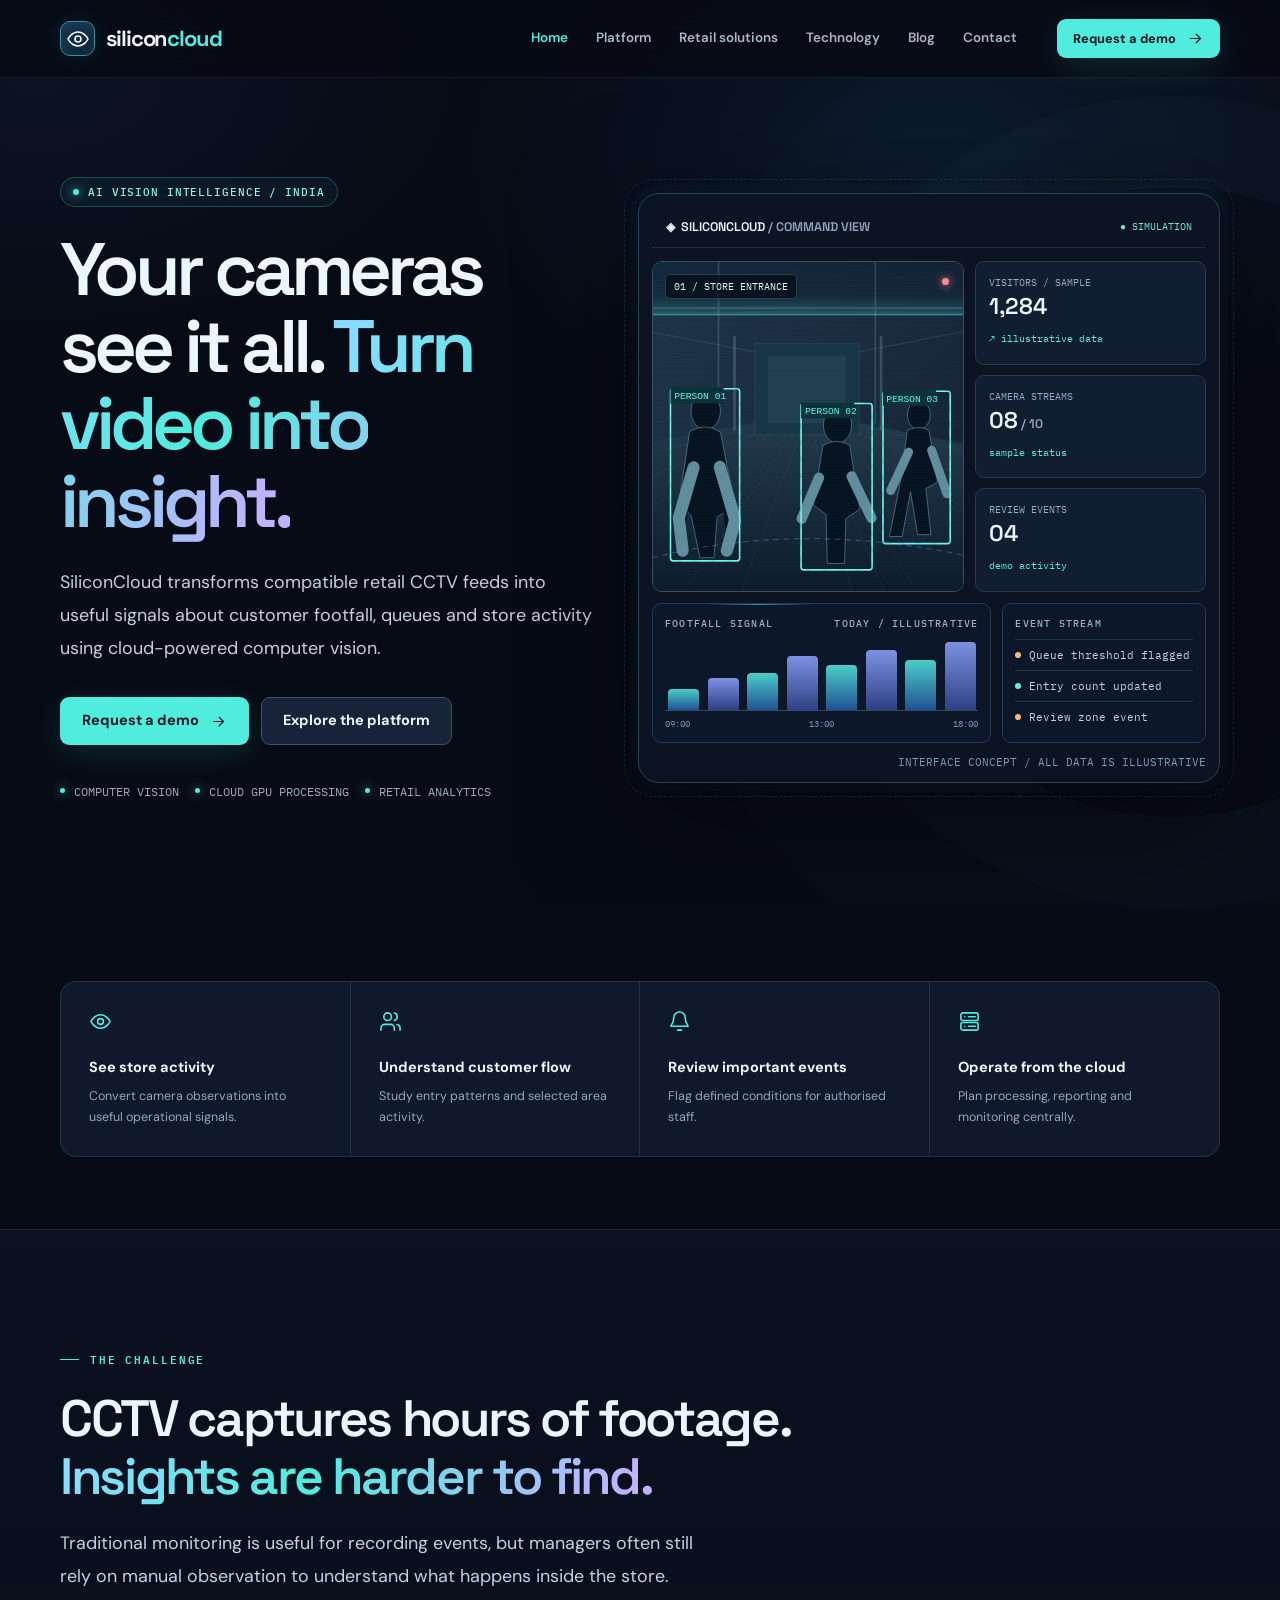
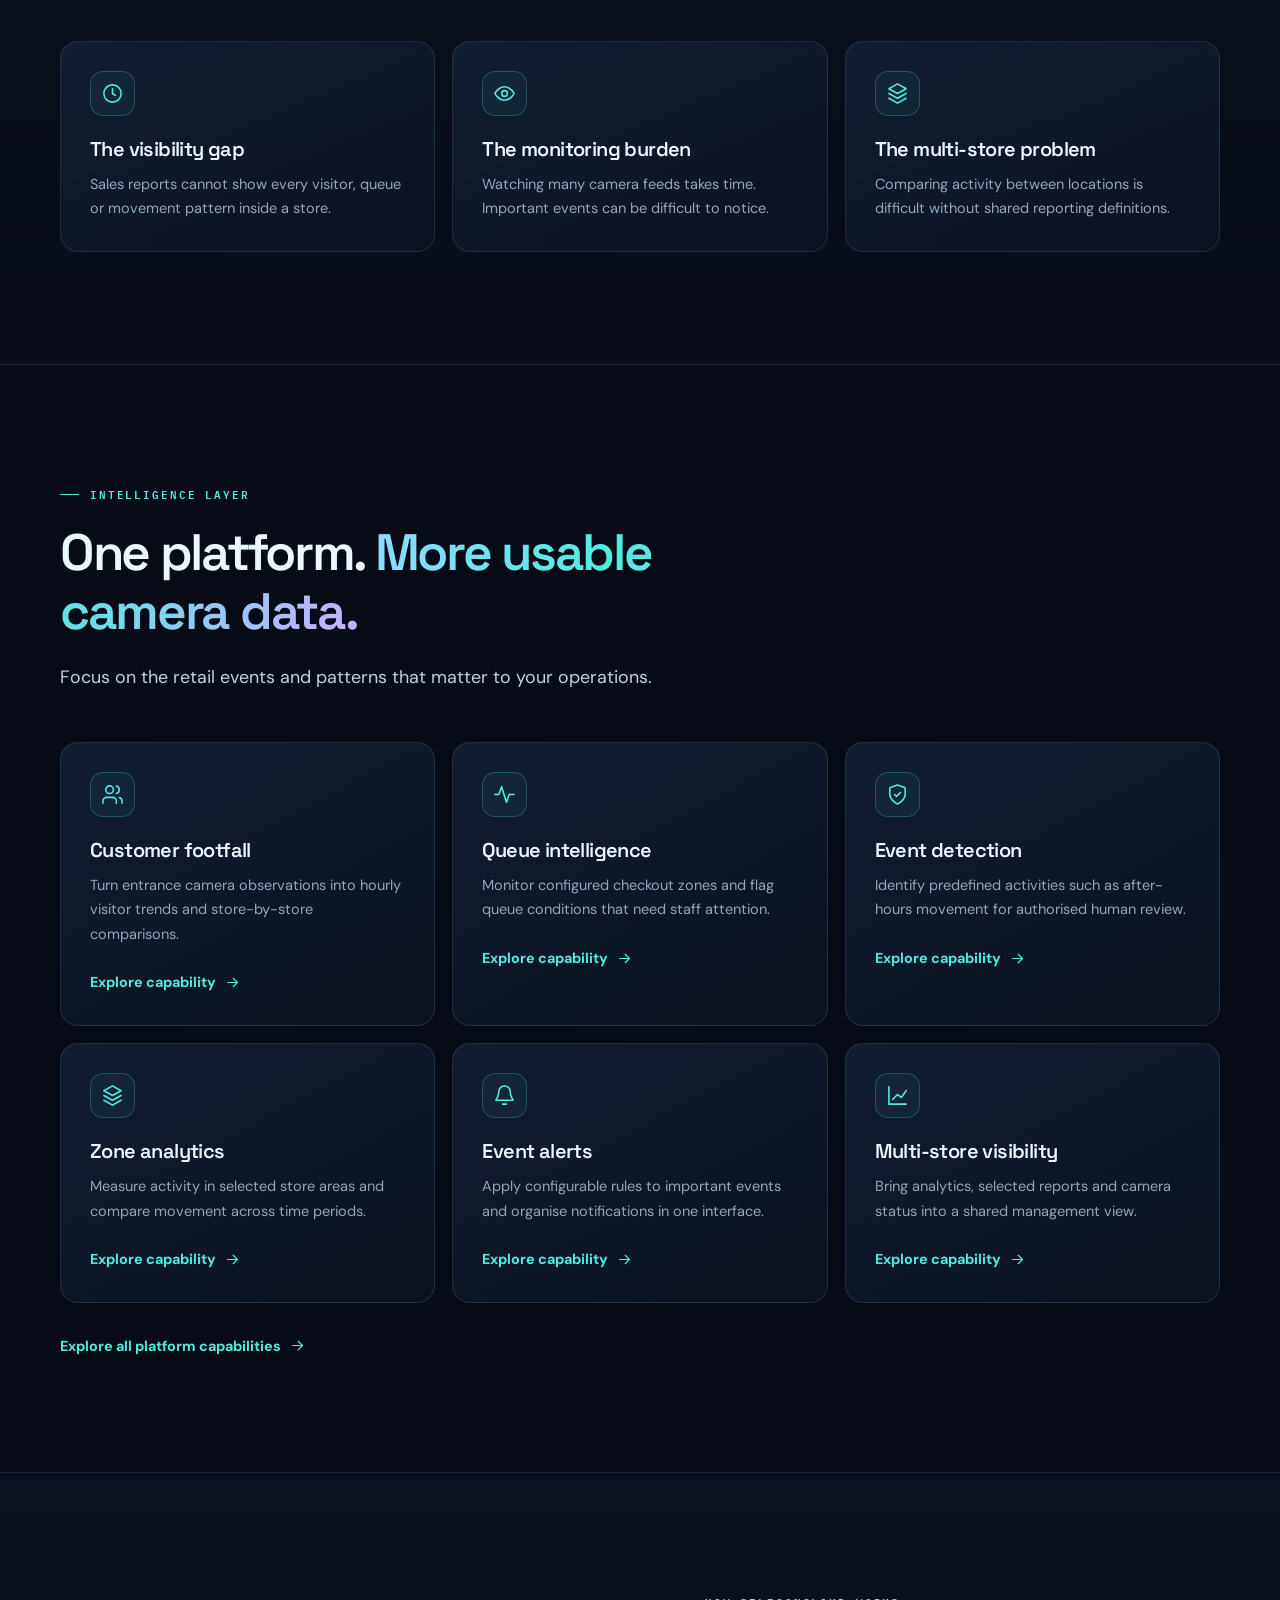
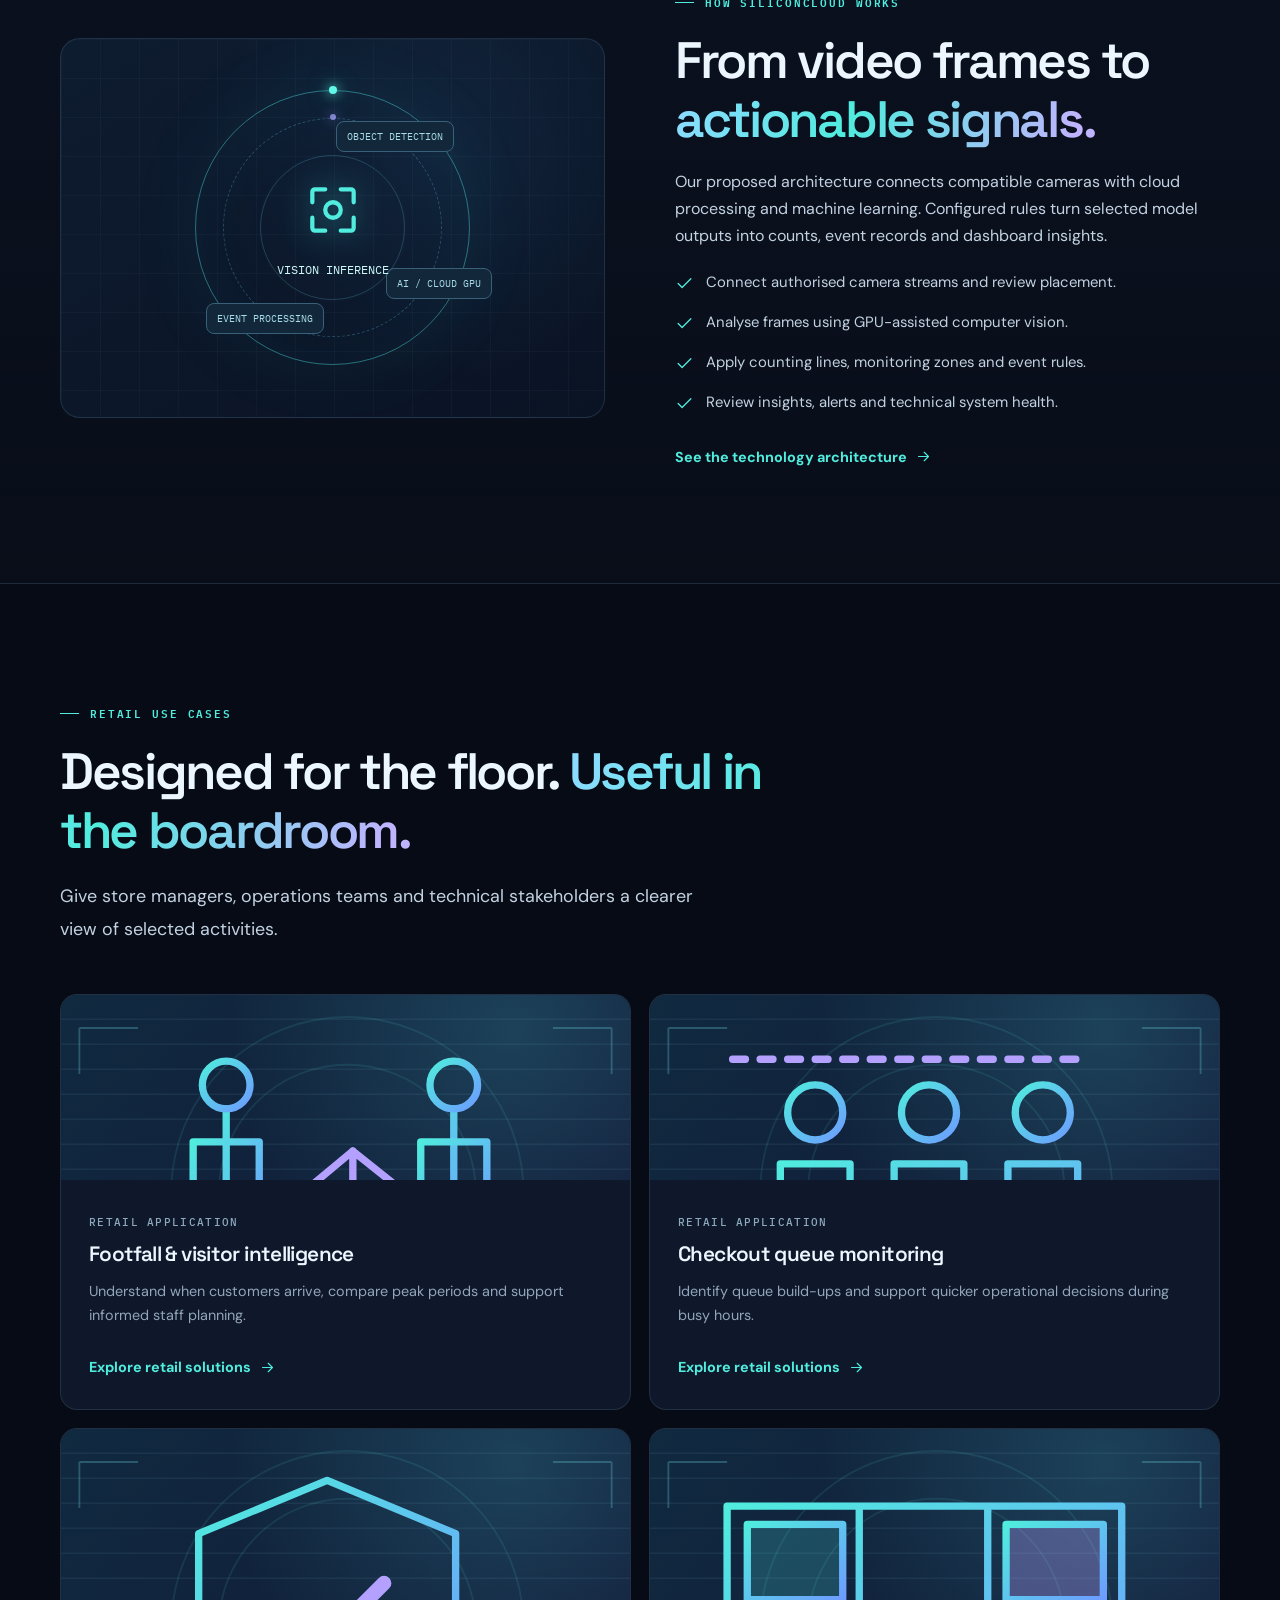
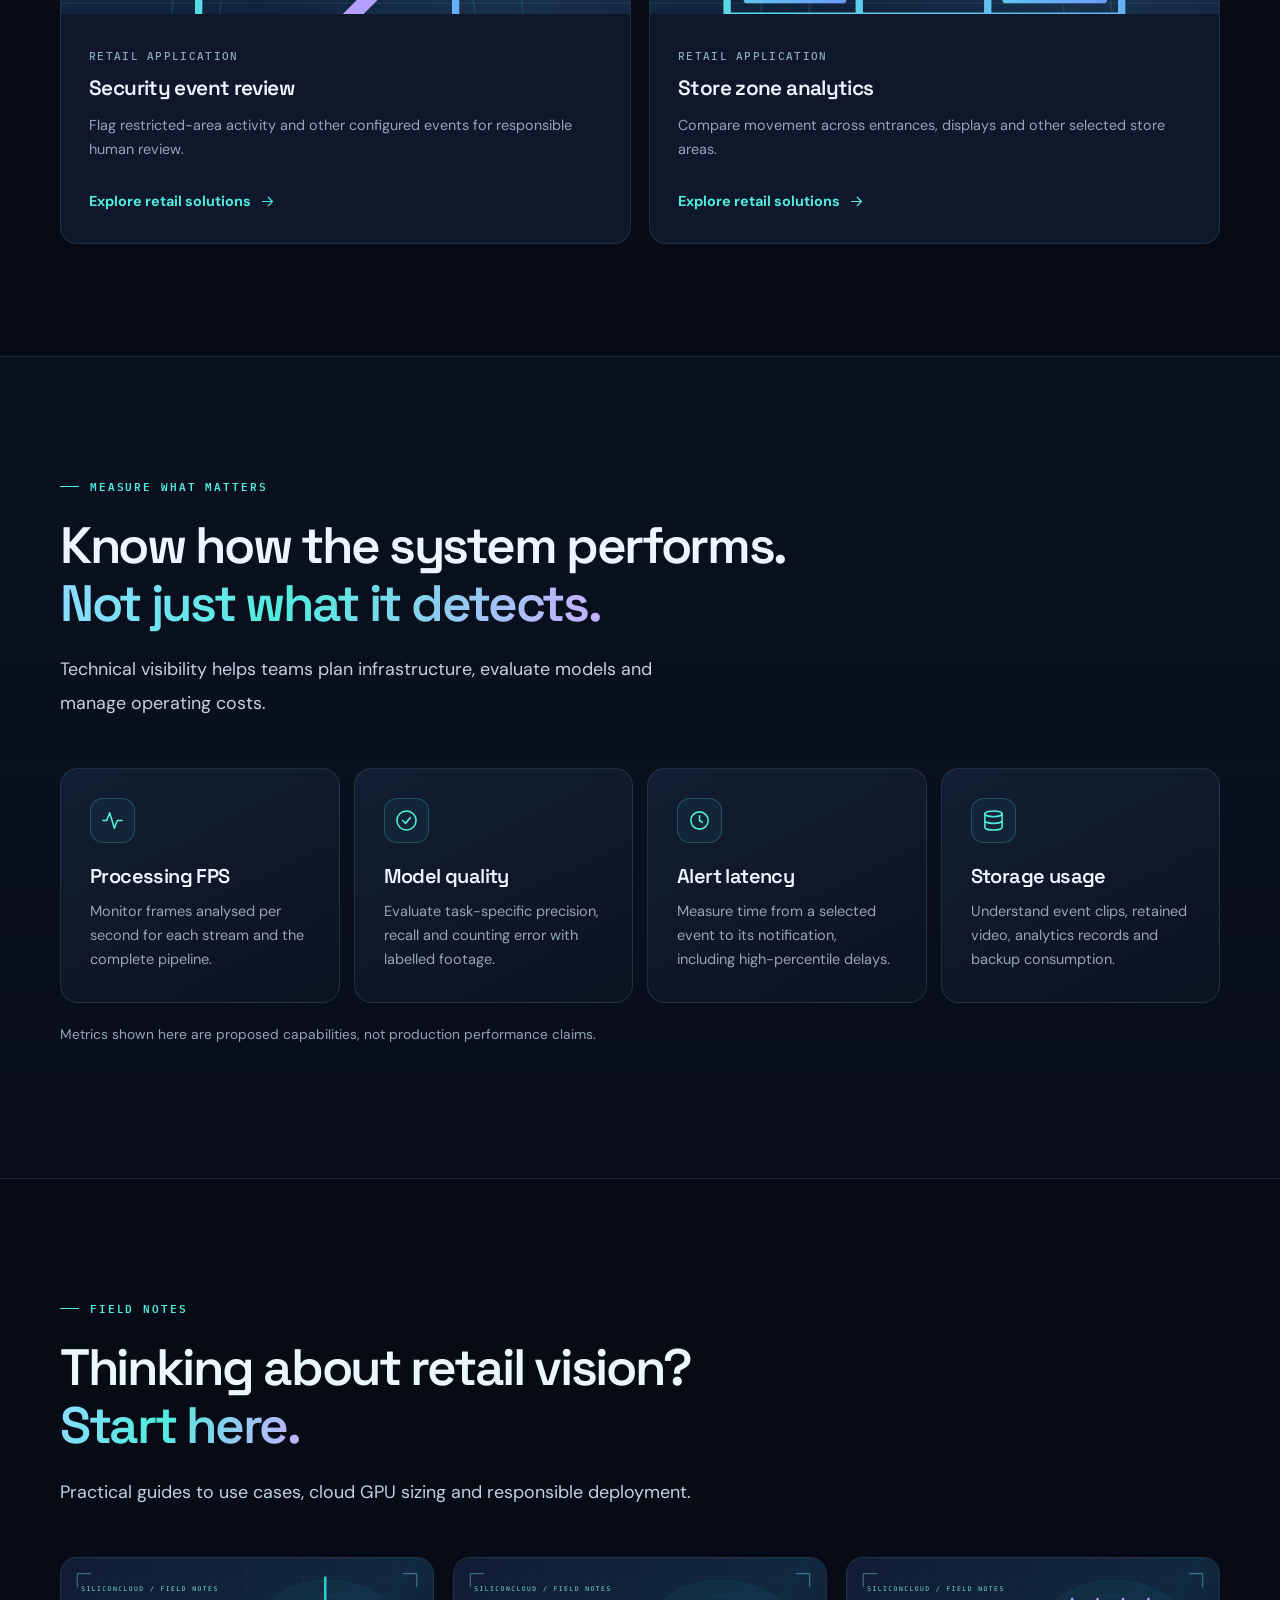
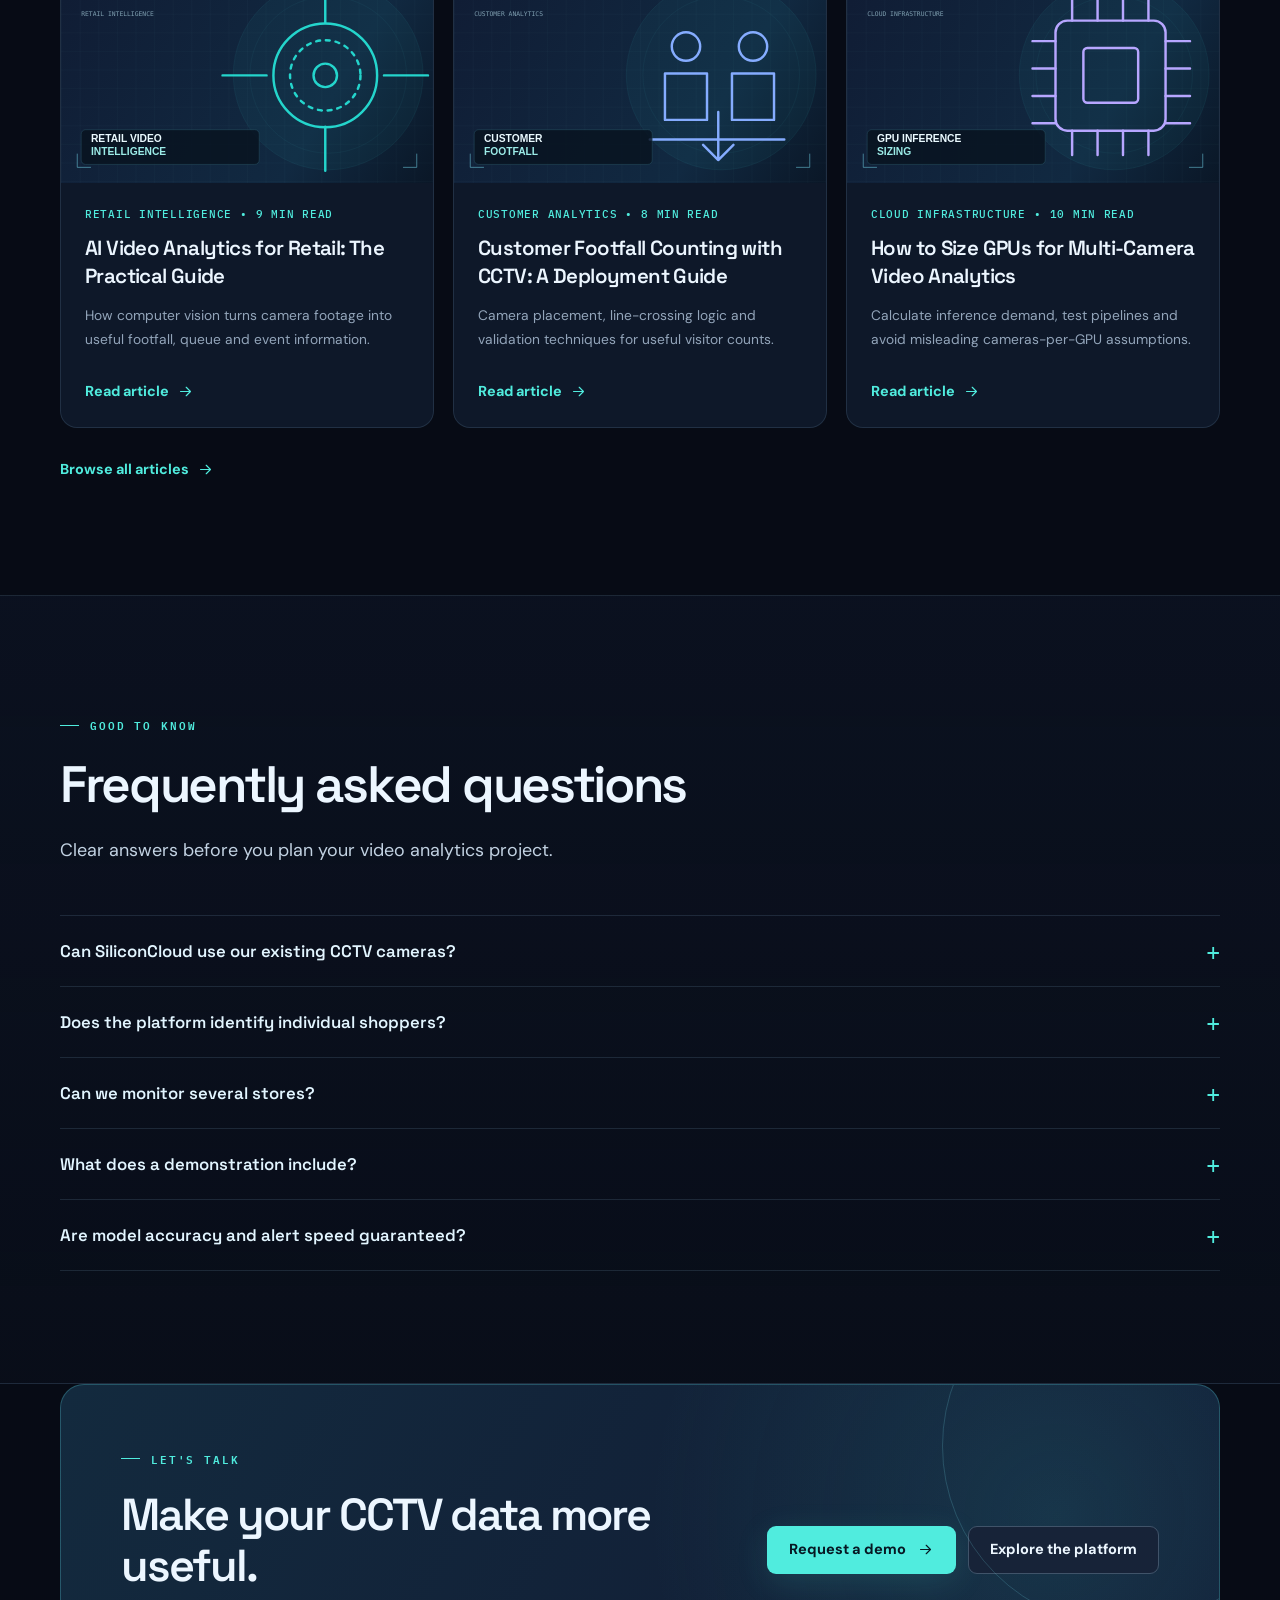
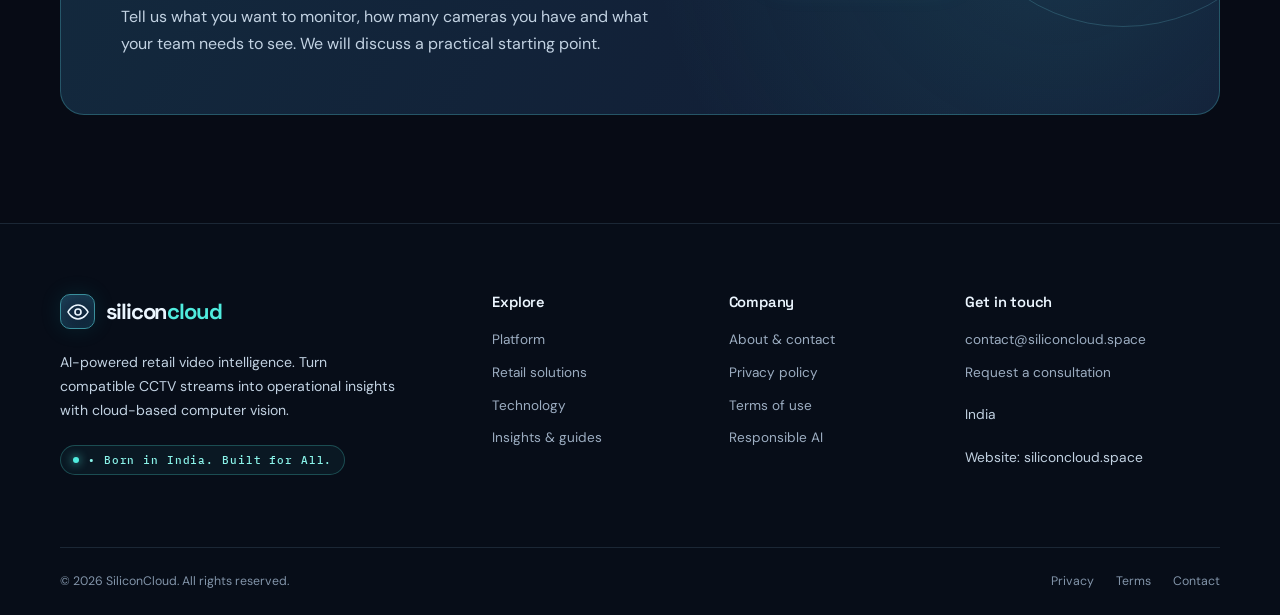
<file: index.html>
<!doctype html><html lang="en-IN"><head><meta charset="utf-8"><meta name="viewport" content="width=device-width,initial-scale=1"><meta name="theme-color" content="#070b15"><meta name="robots" content="index, follow"><title>AI Video Analytics for Retail Stores | SiliconCloud</title><meta name="description" content="Transform compatible retail CCTV streams into customer footfall insights, queue monitoring and event alerts with SiliconCloud AI video analytics."><link rel="canonical" href="https://siliconcloud.space/"><link rel="icon" type="image/svg+xml" href="assets/favicon.svg"><link rel="preconnect" href="https://fonts.googleapis.com"><link rel="preconnect" href="https://fonts.gstatic.com" crossorigin><link rel="stylesheet" href="assets/styles.css"><meta property="og:type" content="website"><meta property="og:site_name" content="SiliconCloud"><meta property="og:title" content="AI Video Analytics for Retail Stores | SiliconCloud"><meta property="og:description" content="Transform compatible retail CCTV streams into customer footfall insights, queue monitoring and event alerts with SiliconCloud AI video analytics."><meta property="og:url" content="https://siliconcloud.space/"><meta property="og:image" content="https://siliconcloud.space/assets/og-default.png"><meta name="twitter:card" content="summary_large_image"><meta name="twitter:title" content="AI Video Analytics for Retail Stores | SiliconCloud"><meta name="twitter:description" content="Transform compatible retail CCTV streams into customer footfall insights, queue monitoring and event alerts with SiliconCloud AI video analytics."><meta name="twitter:image" content="https://siliconcloud.space/assets/og-default.png"><script type="application/ld+json">{"@context": "https://schema.org", "@graph": [{"@type": "Organization", "@id": "https://siliconcloud.space/#organization", "name": "SiliconCloud", "url": "https://siliconcloud.space/", "email": "contact@siliconcloud.space", "address": {"@type": "PostalAddress", "addressLocality": "Delhi", "addressCountry": "IN"}}, {"@type": "WebSite", "@id": "https://siliconcloud.space/#website", "name": "SiliconCloud", "url": "https://siliconcloud.space/"}, {"@type": "WebPage", "@id": "https://siliconcloud.space/#webpage", "url": "https://siliconcloud.space/", "name": "AI Video Analytics for Retail Stores | SiliconCloud", "description": "Transform compatible retail CCTV streams into customer footfall insights, queue monitoring and event alerts with SiliconCloud AI video analytics.", "isPartOf": {"@id": "https://siliconcloud.space/#website"}}]}</script></head><body><a class="skip-link" href="https://siliconcloud.space/#main-content">Skip to content</a><header class="topbar"><div class="wrap"><a class="brand" href="https://siliconcloud.space/" aria-label="SiliconCloud home"><span class="brandmark"><svg class="" viewBox="0 0 24 24" fill="none" stroke="currentColor" stroke-width="1.65" stroke-linecap="round" stroke-linejoin="round" aria-hidden="true"><path d="M2 12s3.5-7 10-7 10 7 10 7-3.5 7-10 7S2 12 2 12Z"/><circle cx="12" cy="12" r="3"/></svg></span><span>silicon<b>cloud</b></span></a><nav class="nav" id="main-navigation" data-nav aria-label="Main navigation"><a href="https://siliconcloud.space/" aria-current="page">Home</a><a href="https://siliconcloud.space/platform" >Platform</a><a href="https://siliconcloud.space/retail-solutions" >Retail solutions</a><a href="https://siliconcloud.space/technology" >Technology</a><a href="https://siliconcloud.space/blog" >Blog</a><a href="https://siliconcloud.space/contact" >Contact</a><a class="btn btn-primary nav-cta" href="https://siliconcloud.space/contact">Request a demo <svg class="" viewBox="0 0 24 24" fill="none" stroke="currentColor" stroke-width="1.65" stroke-linecap="round" stroke-linejoin="round" aria-hidden="true"><path d="M5 12h14m-6-6 6 6-6 6"/></svg></a></nav><a class="btn btn-primary btn-small nav-action" href="https://siliconcloud.space/contact">Request a demo <svg class="" viewBox="0 0 24 24" fill="none" stroke="currentColor" stroke-width="1.65" stroke-linecap="round" stroke-linejoin="round" aria-hidden="true"><path d="M5 12h14m-6-6 6 6-6 6"/></svg></a><button class="nav-toggle" type="button" data-nav-toggle aria-expanded="false" aria-controls="main-navigation" aria-label="Toggle menu"><svg class="" viewBox="0 0 24 24" fill="none" stroke="currentColor" stroke-width="1.65" stroke-linecap="round" stroke-linejoin="round" aria-hidden="true"><path d="M4 7h16M4 12h16M4 17h16"/></svg></button></div></header><main id="main-content"><section class="hero"><div class="wrap"><div class="hero-grid"><div class="hero-copy"><div class="signal-chip"><span></span> AI VISION INTELLIGENCE / INDIA</div><div style="height:24px"></div><h1>Your cameras see it all. <span class="gradient-text">Turn video into insight.</span></h1><p class="lead">SiliconCloud transforms compatible retail CCTV feeds into useful signals about customer footfall, queues and store activity using cloud-powered computer vision.</p><div class="btn-group"><a class="btn btn-primary" href="https://siliconcloud.space/contact">Request a demo<svg class="" viewBox="0 0 24 24" fill="none" stroke="currentColor" stroke-width="1.65" stroke-linecap="round" stroke-linejoin="round" aria-hidden="true"><path d="M5 12h14m-6-6 6 6-6 6"/></svg></a><a class="btn btn-secondary" href="https://siliconcloud.space/platform">Explore the platform</a></div><div class="micro-proof"><span><i></i> COMPUTER VISION</span><span><i></i> CLOUD GPU PROCESSING</span><span><i></i> RETAIL ANALYTICS</span></div></div><div><div class="dashboard reveal" data-sim-dashboard aria-label="Illustrative simulated video analytics dashboard"><div class="dash-top"><strong>◈ &nbsp;SILICONCLOUD <span class="muted">/ COMMAND VIEW</span></strong><span class="dash-status">SIMULATION</span></div><div class="dash-content"><div class="camera-feed"><svg xmlns="http://www.w3.org/2000/svg" viewBox="0 0 840 515" fill="none" class="retail-feed-art" role="img" aria-label="Animated illustrative people tracking in a retail camera feed" preserveAspectRatio="xMidYMid slice">
 <defs><linearGradient id="bg" x1="0" y1="0" x2="840" y2="515" gradientUnits="userSpaceOnUse"><stop stop-color="#19374c"/><stop offset=".48" stop-color="#1a293e"/><stop offset="1" stop-color="#0c1b2b"/></linearGradient><linearGradient id="floor" x1="0" y1="0" x2="0" y2="1"><stop stop-color="#22394b"/><stop offset="1" stop-color="#0a1929"/></linearGradient><linearGradient id="scan" x1="0" y1="0" x2="0" y2="1"><stop stop-color="#69fae5" stop-opacity=".15"/><stop offset="1" stop-color="#69fae5" stop-opacity="0"/></linearGradient><pattern id="scanlines" width="3" height="3" patternUnits="userSpaceOnUse"><path d="M0 2.5H3" stroke="#bfe9fb" stroke-opacity=".045"/></pattern><linearGradient id="sweepGlow" x1="0" y1="0" x2="0" y2="1"><stop offset="0" stop-color="#4eeedd" stop-opacity="0"/><stop offset=".62" stop-color="#4eeedd" stop-opacity=".02"/><stop offset="1" stop-color="#4eeedd" stop-opacity=".24"/></linearGradient></defs>
 <rect width="840" height="515" fill="url(#bg)"/>
 <path d="M0 315L420 235 840 320V515H0Z" fill="url(#floor)"/>
 <path d="M0 345L420 235 840 340M0 405L420 235 840 410M0 486L420 235 840 491M140 515L420 235 590 515M315 515L420 235 488 515M540 515L420 235 225 515" stroke="#7c9eab" stroke-opacity=".12"/>
 <path d="M0 0H840V78H0Z" fill="#091725" fill-opacity=".43"/>
 <path d="M0 72H840M115 0V285M280 0V248M525 0V254M700 0V298" stroke="#a7cdd8" stroke-opacity=".17" stroke-width="3"/>
 <path d="M0 76L419 156 840 74" stroke="#bfe8ed" stroke-opacity=".1" stroke-width="2"/>
 <g opacity=".85"><path d="M20 125H167V311L20 343Z" fill="#183044" stroke="#40667a"/><path d="M28 157H157M28 201H157M28 245H157M28 290H157" stroke="#547588" stroke-width="9"/><g fill="#9ab2ad"><rect x="38" y="171" width="18" height="23" rx="3"/><rect x="66" y="177" width="14" height="17" rx="3"/><rect x="97" y="170" width="24" height="24" rx="3"/><rect x="39" y="216" width="27" height="22" rx="3"/><rect x="78" y="215" width="21" height="23" rx="3"/><rect x="108" y="221" width="28" height="17" rx="3"/><rect x="40" y="258" width="15" height="22" rx="3"/><rect x="70" y="262" width="23" height="18" rx="3"/><rect x="109" y="256" width="22" height="24" rx="3"/></g></g>
 <g opacity=".85"><path d="M673 124H815V343L673 309Z" fill="#193247" stroke="#40667a"/><path d="M680 158H808M680 202H808M680 246H808M680 290H808" stroke="#547588" stroke-width="9"/><g fill="#9fb3a7"><rect x="696" y="171" width="18" height="23" rx="3"/><rect x="731" y="175" width="25" height="19" rx="3"/><rect x="770" y="169" width="19" height="25" rx="3"/><rect x="690" y="217" width="16" height="20" rx="3"/><rect x="720" y="211" width="22" height="26" rx="3"/><rect x="764" y="213" width="27" height="24" rx="3"/><rect x="698" y="259" width="26" height="22" rx="3"/><rect x="740" y="266" width="14" height="15" rx="3"/><rect x="774" y="260" width="19" height="21" rx="3"/></g></g>
 <path d="M305 116V263M534 116V263" stroke="#c5f1ed" stroke-opacity=".18" stroke-width="4"/><path d="M337 127H500V270H337Z" fill="#143344" stroke="#67919b" stroke-opacity=".25"/><path d="M357 146H479V252H357Z" fill="#6c9ca1" fill-opacity=".11"/>
 <g fill="#05111f" stroke="#5f8c9a" stroke-width="1"><g class="tracked-motion motion-1"><ellipse cx="260" cy="233" rx="23" ry="29"/><path d="M235 265Q260 250 283 266L306 383 278 398 273 462H251L237 396 218 376Z"/><path d="M241 321L218 400 224 451M282 320L306 403 293 451" stroke-width="19" stroke-linecap="round"/>
 </g><g class="tracked-motion motion-2"><ellipse cx="466" cy="255" rx="22" ry="28"/><path d="M443 287Q463 274 485 286L501 386 479 401 477 471H450L448 394 428 380Z"/><path d="M437 337L410 401M488 335L519 400" stroke-width="16" stroke-linecap="round"/>
 </g><g class="tracked-motion motion-3"><ellipse cx="593" cy="239" rx="18" ry="23"/><path d="M575 263Q593 254 609 263L622 344 604 354 612 426H591L580 359 567 429H547L564 344Z"/><path d="M577 297L549 357M613 294L637 362" stroke-width="14" stroke-linecap="round"/></g></g>
 <g stroke="#56eadf" stroke-width="2.5"><g class="tracked-motion motion-1 target-box-group"><rect x="205" y="198" width="108" height="269" rx="4" class="target-box"/><rect x="205" y="198" width="108" height="269" rx="4" class="target-tracer" fill="none" stroke="#a5fff0" stroke-width="1.4" stroke-opacity=".58" stroke-dasharray="17 9"/></g><g class="tracked-motion motion-2 target-box-group"><rect x="409" y="221" width="111" height="260" rx="4" class="target-box"/><rect x="409" y="221" width="111" height="260" rx="4" class="target-tracer" fill="none" stroke="#a5fff0" stroke-width="1.4" stroke-opacity=".58" stroke-dasharray="17 9"/></g><g class="tracked-motion motion-3 target-box-group"><rect x="537" y="202" width="105" height="238" rx="4" class="target-box"/><rect x="537" y="202" width="105" height="238" rx="4" class="target-tracer" fill="none" stroke="#a5fff0" stroke-width="1.4" stroke-opacity=".58" stroke-dasharray="17 9"/></g></g>
 <g fill="#58fbe8" font-family="monospace" font-size="15"><g class="tracked-motion motion-1 target-label"><path d="M205 196h83v25h-83z" fill="#092f37"/><text x="211" y="214">PERSON 01</text></g><g class="tracked-motion motion-2 target-label"><path d="M409 219h83v25h-83z" fill="#092f37"/><text x="415" y="237">PERSON 02</text></g><g class="tracked-motion motion-3 target-label"><path d="M537 200h83v25h-83z" fill="#092f37"/><text x="542" y="218">PERSON 03</text></g></g>
 <g stroke="#8c9fff" stroke-opacity=".6" stroke-dasharray="9 7"><path d="M130 475Q410 390 730 474"/><path d="M130 475L130 495M730 474L730 495"/></g><g class="camera-scan-ui" aria-hidden="true"><rect x="0" y="0" width="840" height="84" fill="url(#sweepGlow)" class="scan-wash"/><path d="M0 82H840" stroke="#56ffea" stroke-width="2" stroke-opacity=".26" class="scan-edge"/></g><rect width="840" height="515" fill="url(#scanlines)"/>
 <g font-family="monospace" font-size="12" fill="#c2f8ff"><rect x="15" y="17" width="142" height="28" rx="4" fill="#081a26" fill-opacity=".77" stroke="#426d78"/><text x="28" y="35">CAM-01 / ENTRANCE</text><rect x="679" y="17" width="145" height="28" rx="4" fill="#081a26" fill-opacity=".77" stroke="#426d78"/><text x="691" y="35">VISUAL SIMULATION</text></g>
</svg>
<div class="cam-label">01 / STORE ENTRANCE</div><span class="cam-dot"></span></div><div class="dash-side"><div class="dash-stat"><p>VISITORS / SAMPLE</p><strong data-sim-visitors>1,284</strong><small>↗ illustrative data</small></div><div class="dash-stat"><p>CAMERA STREAMS</p><strong>08<span style="font-size:.78rem;color:#94a9bb"> / 10</span></strong><small>sample status</small></div><div class="dash-stat"><p>REVIEW EVENTS</p><strong>04</strong><small>demo activity</small></div></div></div><div class="dash-lower"><div class="dash-graph" data-graph><div style="display:flex;justify-content:space-between;align-items:center;gap:8px;margin-bottom:5px"><span class="mini-label">FOOTFALL SIGNAL</span><span class="mini-label" data-period-label>TODAY / ILLUSTRATIVE</span></div><div class="bars"><span style="--h:30%"></span><span style="--h:45%"></span><span style="--h:52%"></span><span style="--h:77%"></span><span style="--h:64%"></span><span style="--h:85%"></span><span style="--h:71%"></span><span style="--h:96%"></span></div><div class="tiny-row"><span>09:00</span><span>13:00</span><span>18:00</span></div></div><div class="dash-events"><div class="mini-label">EVENT STREAM</div><div class="dash-event"><span class="event-dot"></span><span data-sim-event>Queue threshold flagged</span></div><div class="dash-event"><span class="event-dot teal"></span><span data-sim-event>Entry count updated</span></div><div class="dash-event"><span class="event-dot"></span><span data-sim-event>Review zone event</span></div></div></div><div class="dash-caption">INTERFACE CONCEPT / ALL DATA IS ILLUSTRATIVE</div></div></div></div></div></section>
    <section class="section-tight"><div class="wrap"><div class="feature-band reveal"><div><svg class="" viewBox="0 0 24 24" fill="none" stroke="currentColor" stroke-width="1.65" stroke-linecap="round" stroke-linejoin="round" aria-hidden="true"><path d="M2 12s3.5-7 10-7 10 7 10 7-3.5 7-10 7S2 12 2 12Z"/><circle cx="12" cy="12" r="3"/></svg><strong>See store activity</strong><p>Convert camera observations into useful operational signals.</p></div><div><svg class="" viewBox="0 0 24 24" fill="none" stroke="currentColor" stroke-width="1.65" stroke-linecap="round" stroke-linejoin="round" aria-hidden="true"><path d="M16 21v-2a4 4 0 0 0-4-4H6a4 4 0 0 0-4 4v2"/><circle cx="9" cy="7" r="4"/><path d="M22 21v-2a4 4 0 0 0-3-3.87M16 3.13a4 4 0 0 1 0 7.75"/></svg><strong>Understand customer flow</strong><p>Study entry patterns and selected area activity.</p></div><div><svg class="" viewBox="0 0 24 24" fill="none" stroke="currentColor" stroke-width="1.65" stroke-linecap="round" stroke-linejoin="round" aria-hidden="true"><path d="M18 8a6 6 0 0 0-12 0c0 7-3 7-3 9h18c0-2-3-2-3-9ZM10 21h4"/></svg><strong>Review important events</strong><p>Flag defined conditions for authorised staff.</p></div><div><svg class="" viewBox="0 0 24 24" fill="none" stroke="currentColor" stroke-width="1.65" stroke-linecap="round" stroke-linejoin="round" aria-hidden="true"><rect x="3" y="3" width="18" height="8" rx="2"/><rect x="3" y="13" width="18" height="8" rx="2"/><path d="M7 7h.01M7 17h.01M11 7h7M11 17h7"/></svg><strong>Operate from the cloud</strong><p>Plan processing, reporting and monitoring centrally.</p></div></div></div></section>
    <section class="section section-dark"><div class="wrap"><div class="section-heading  reveal"><div class="eyebrow">THE CHALLENGE</div><h2>CCTV captures hours of footage. <span class="gradient-text">Insights are harder to find.</span></h2><p class="lead">Traditional monitoring is useful for recording events, but managers often still rely on manual observation to understand what happens inside the store.</p></div><div class="card-grid"><article class="card reveal"><div class="card-icon "><svg class="" viewBox="0 0 24 24" fill="none" stroke="currentColor" stroke-width="1.65" stroke-linecap="round" stroke-linejoin="round" aria-hidden="true"><circle cx="12" cy="12" r="9"/><path d="M12 7v5l3 2"/></svg></div><h3>The visibility gap</h3><p>Sales reports cannot show every visitor, queue or movement pattern inside a store.</p></article><article class="card reveal"><div class="card-icon "><svg class="" viewBox="0 0 24 24" fill="none" stroke="currentColor" stroke-width="1.65" stroke-linecap="round" stroke-linejoin="round" aria-hidden="true"><path d="M2 12s3.5-7 10-7 10 7 10 7-3.5 7-10 7S2 12 2 12Z"/><circle cx="12" cy="12" r="3"/></svg></div><h3>The monitoring burden</h3><p>Watching many camera feeds takes time. Important events can be difficult to notice.</p></article><article class="card reveal"><div class="card-icon "><svg class="" viewBox="0 0 24 24" fill="none" stroke="currentColor" stroke-width="1.65" stroke-linecap="round" stroke-linejoin="round" aria-hidden="true"><path d="m12 2 9 5-9 5-9-5 9-5Zm-9 10 9 5 9-5M3 17l9 5 9-5"/></svg></div><h3>The multi-store problem</h3><p>Comparing activity between locations is difficult without shared reporting definitions.</p></article></div></div></section>
    <section class="section"><div class="wrap"><div class="section-heading  reveal"><div class="eyebrow">INTELLIGENCE LAYER</div><h2>One platform. <span class="gradient-text">More usable camera data.</span></h2><p class="lead">Focus on the retail events and patterns that matter to your operations.</p></div><div class="card-grid"><article class="card reveal"><div class="card-icon "><svg class="" viewBox="0 0 24 24" fill="none" stroke="currentColor" stroke-width="1.65" stroke-linecap="round" stroke-linejoin="round" aria-hidden="true"><path d="M16 21v-2a4 4 0 0 0-4-4H6a4 4 0 0 0-4 4v2"/><circle cx="9" cy="7" r="4"/><path d="M22 21v-2a4 4 0 0 0-3-3.87M16 3.13a4 4 0 0 1 0 7.75"/></svg></div><h3>Customer footfall</h3><p>Turn entrance camera observations into hourly visitor trends and store-by-store comparisons.</p><a class="text-link" href="https://siliconcloud.space/platform">Explore capability <svg class="" viewBox="0 0 24 24" fill="none" stroke="currentColor" stroke-width="1.65" stroke-linecap="round" stroke-linejoin="round" aria-hidden="true"><path d="M5 12h14m-6-6 6 6-6 6"/></svg></a></article><article class="card reveal"><div class="card-icon "><svg class="" viewBox="0 0 24 24" fill="none" stroke="currentColor" stroke-width="1.65" stroke-linecap="round" stroke-linejoin="round" aria-hidden="true"><path d="M2 12h4l3-8 5 16 3-8h5"/></svg></div><h3>Queue intelligence</h3><p>Monitor configured checkout zones and flag queue conditions that need staff attention.</p><a class="text-link" href="https://siliconcloud.space/retail-solutions">Explore capability <svg class="" viewBox="0 0 24 24" fill="none" stroke="currentColor" stroke-width="1.65" stroke-linecap="round" stroke-linejoin="round" aria-hidden="true"><path d="M5 12h14m-6-6 6 6-6 6"/></svg></a></article><article class="card reveal"><div class="card-icon "><svg class="" viewBox="0 0 24 24" fill="none" stroke="currentColor" stroke-width="1.65" stroke-linecap="round" stroke-linejoin="round" aria-hidden="true"><path d="M12 22s8-4 8-10V5l-8-3-8 3v7c0 6 8 10 8 10Z"/><path d="m9 12 2 2 4-4"/></svg></div><h3>Event detection</h3><p>Identify predefined activities such as after-hours movement for authorised human review.</p><a class="text-link" href="https://siliconcloud.space/retail-solutions">Explore capability <svg class="" viewBox="0 0 24 24" fill="none" stroke="currentColor" stroke-width="1.65" stroke-linecap="round" stroke-linejoin="round" aria-hidden="true"><path d="M5 12h14m-6-6 6 6-6 6"/></svg></a></article><article class="card reveal"><div class="card-icon "><svg class="" viewBox="0 0 24 24" fill="none" stroke="currentColor" stroke-width="1.65" stroke-linecap="round" stroke-linejoin="round" aria-hidden="true"><path d="m12 2 9 5-9 5-9-5 9-5Zm-9 10 9 5 9-5M3 17l9 5 9-5"/></svg></div><h3>Zone analytics</h3><p>Measure activity in selected store areas and compare movement across time periods.</p><a class="text-link" href="https://siliconcloud.space/platform">Explore capability <svg class="" viewBox="0 0 24 24" fill="none" stroke="currentColor" stroke-width="1.65" stroke-linecap="round" stroke-linejoin="round" aria-hidden="true"><path d="M5 12h14m-6-6 6 6-6 6"/></svg></a></article><article class="card reveal"><div class="card-icon "><svg class="" viewBox="0 0 24 24" fill="none" stroke="currentColor" stroke-width="1.65" stroke-linecap="round" stroke-linejoin="round" aria-hidden="true"><path d="M18 8a6 6 0 0 0-12 0c0 7-3 7-3 9h18c0-2-3-2-3-9ZM10 21h4"/></svg></div><h3>Event alerts</h3><p>Apply configurable rules to important events and organise notifications in one interface.</p><a class="text-link" href="https://siliconcloud.space/platform">Explore capability <svg class="" viewBox="0 0 24 24" fill="none" stroke="currentColor" stroke-width="1.65" stroke-linecap="round" stroke-linejoin="round" aria-hidden="true"><path d="M5 12h14m-6-6 6 6-6 6"/></svg></a></article><article class="card reveal"><div class="card-icon "><svg class="" viewBox="0 0 24 24" fill="none" stroke="currentColor" stroke-width="1.65" stroke-linecap="round" stroke-linejoin="round" aria-hidden="true"><path d="M3 3v18h18"/><path d="m7 16 5-5 4 3 5-7"/></svg></div><h3>Multi-store visibility</h3><p>Bring analytics, selected reports and camera status into a shared management view.</p><a class="text-link" href="https://siliconcloud.space/retail-solutions">Explore capability <svg class="" viewBox="0 0 24 24" fill="none" stroke="currentColor" stroke-width="1.65" stroke-linecap="round" stroke-linejoin="round" aria-hidden="true"><path d="M5 12h14m-6-6 6 6-6 6"/></svg></a></article></div><div style="margin-top:30px"><a class="text-link" href="https://siliconcloud.space/platform">Explore all platform capabilities <svg class="" viewBox="0 0 24 24" fill="none" stroke="currentColor" stroke-width="1.65" stroke-linecap="round" stroke-linejoin="round" aria-hidden="true"><path d="M5 12h14m-6-6 6 6-6 6"/></svg></a></div></div></section>
    <section class="section section-dark"><div class="wrap"><div class="split"><div><div class="section-visual reveal"><div class="visual-ring"><span class="orbit-tracer tracer-a" aria-hidden="true"></span><span class="orbit-tracer tracer-b" aria-hidden="true"></span><div class="ring-core"><svg class="" viewBox="0 0 24 24" fill="none" stroke="currentColor" stroke-width="1.65" stroke-linecap="round" stroke-linejoin="round" aria-hidden="true"><path d="M4 9V5a1 1 0 0 1 1-1h4m6 0h4a1 1 0 0 1 1 1v4m0 6v4a1 1 0 0 1-1 1h-4m-6 0H5a1 1 0 0 1-1-1v-4"/><circle cx="12" cy="12" r="3"/></svg><b>VISION INFERENCE</b></div><span class="orbit-label one">OBJECT DETECTION</span><span class="orbit-label two">EVENT PROCESSING</span><span class="orbit-label three">AI / CLOUD GPU</span></div></div></div><div class="reveal"><div class="eyebrow">HOW SILICONCLOUD WORKS</div><h2>From video frames to <span class="gradient-text">actionable signals.</span></h2><p>Our proposed architecture connects compatible cameras with cloud processing and machine learning. Configured rules turn selected model outputs into counts, event records and dashboard insights.</p><ul class="list-check"><li><svg class="" viewBox="0 0 24 24" fill="none" stroke="currentColor" stroke-width="1.65" stroke-linecap="round" stroke-linejoin="round" aria-hidden="true"><path d="m4 12 5 5L20 6"/></svg><span>Connect authorised camera streams and review placement.</span></li><li><svg class="" viewBox="0 0 24 24" fill="none" stroke="currentColor" stroke-width="1.65" stroke-linecap="round" stroke-linejoin="round" aria-hidden="true"><path d="m4 12 5 5L20 6"/></svg><span>Analyse frames using GPU-assisted computer vision.</span></li><li><svg class="" viewBox="0 0 24 24" fill="none" stroke="currentColor" stroke-width="1.65" stroke-linecap="round" stroke-linejoin="round" aria-hidden="true"><path d="m4 12 5 5L20 6"/></svg><span>Apply counting lines, monitoring zones and event rules.</span></li><li><svg class="" viewBox="0 0 24 24" fill="none" stroke="currentColor" stroke-width="1.65" stroke-linecap="round" stroke-linejoin="round" aria-hidden="true"><path d="m4 12 5 5L20 6"/></svg><span>Review insights, alerts and technical system health.</span></li></ul><div style="margin-top:29px"><a class="text-link" href="https://siliconcloud.space/technology">See the technology architecture <svg class="" viewBox="0 0 24 24" fill="none" stroke="currentColor" stroke-width="1.65" stroke-linecap="round" stroke-linejoin="round" aria-hidden="true"><path d="M5 12h14m-6-6 6 6-6 6"/></svg></a></div></div></div></div></section>
    <section class="section"><div class="wrap"><div class="section-heading  reveal"><div class="eyebrow">RETAIL USE CASES</div><h2>Designed for the floor. <span class="gradient-text">Useful in the boardroom.</span></h2><p class="lead">Give store managers, operations teams and technical stakeholders a clearer view of selected activities.</p></div><div class="case-grid"><article class="case reveal"><div class="case-graphic"><svg class="case-art case-art-footfall" viewBox="0 0 310 197" xmlns="http://www.w3.org/2000/svg" aria-hidden="true"><defs><linearGradient id="gfootfall" x1="0" y1="0" x2="1" y2="1"><stop stop-color="#50ecde"/><stop offset="1" stop-color="#6d9cff"/></linearGradient></defs><circle cx="156" cy="108" r="96" fill="none" stroke="#5ee7dc" stroke-opacity=".1"/><circle cx="156" cy="108" r="70" fill="none" stroke="#5ee7dc" stroke-opacity=".1"/><g stroke="url(#gfootfall)" fill="none" stroke-width="4" stroke-linecap="round" stroke-linejoin="round"><path d="M35 142h235M90 62v82M214 62v82"/><g class="visitor-one"><circle cx="90" cy="49" r="13"/><path d="M72 80h36v48H72z"/></g><g class="visitor-two"><circle cx="214" cy="49" r="13"/><path d="M196 80h36v48h-36z"/></g><path class="footfall-arrow" d="m135 105 24-20 25 20m-25-20v54" stroke="#b4a1ff"/></g><path d="M10 18h32M10 18v25M300 18h-32M300 18v25M10 180h32M10 180v-25M300 180h-32M300 180v-25" stroke="#69c9d7" stroke-opacity=".3"/></svg></div><div class="case-copy"><span class="card-tag">RETAIL APPLICATION</span><h3>Footfall &amp; visitor intelligence</h3><p>Understand when customers arrive, compare peak periods and support informed staff planning.</p><a class="text-link" href="https://siliconcloud.space/retail-solutions">Explore retail solutions <svg class="" viewBox="0 0 24 24" fill="none" stroke="currentColor" stroke-width="1.65" stroke-linecap="round" stroke-linejoin="round" aria-hidden="true"><path d="M5 12h14m-6-6 6 6-6 6"/></svg></a></div></article><article class="case reveal"><div class="case-graphic"><svg class="case-art case-art-queue" viewBox="0 0 310 197" xmlns="http://www.w3.org/2000/svg" aria-hidden="true"><defs><linearGradient id="gqueue" x1="0" y1="0" x2="1" y2="1"><stop stop-color="#50ecde"/><stop offset="1" stop-color="#6d9cff"/></linearGradient></defs><circle cx="156" cy="108" r="96" fill="none" stroke="#5ee7dc" stroke-opacity=".1"/><circle cx="156" cy="108" r="70" fill="none" stroke="#5ee7dc" stroke-opacity=".1"/><g stroke="url(#gqueue)" fill="none" stroke-width="4" stroke-linecap="round" stroke-linejoin="round"><path d="M32 150h246"/><circle cx="90" cy="64" r="15"/><circle cx="152" cy="64" r="15"/><circle cx="214" cy="64" r="15"/><path d="M71 92h38v53H71zM133 92h38v53h-38zM195 92h38v53h-38z"/><path d="M45 35h190" class="queue-path" stroke="#b4a1ff" stroke-dasharray="7 8"/></g><path d="M10 18h32M10 18v25M300 18h-32M300 18v25M10 180h32M10 180v-25M300 180h-32M300 180v-25" stroke="#69c9d7" stroke-opacity=".3"/></svg></div><div class="case-copy"><span class="card-tag">RETAIL APPLICATION</span><h3>Checkout queue monitoring</h3><p>Identify queue build-ups and support quicker operational decisions during busy hours.</p><a class="text-link" href="https://siliconcloud.space/retail-solutions">Explore retail solutions <svg class="" viewBox="0 0 24 24" fill="none" stroke="currentColor" stroke-width="1.65" stroke-linecap="round" stroke-linejoin="round" aria-hidden="true"><path d="M5 12h14m-6-6 6 6-6 6"/></svg></a></div></article><article class="case reveal"><div class="case-graphic"><svg class="case-art case-art-security" viewBox="0 0 310 197" xmlns="http://www.w3.org/2000/svg" aria-hidden="true"><defs><linearGradient id="gsecurity" x1="0" y1="0" x2="1" y2="1"><stop stop-color="#50ecde"/><stop offset="1" stop-color="#6d9cff"/></linearGradient></defs><circle cx="156" cy="108" r="96" fill="none" stroke="#5ee7dc" stroke-opacity=".1"/><circle cx="156" cy="108" r="70" fill="none" stroke="#5ee7dc" stroke-opacity=".1"/><g stroke="url(#gsecurity)" fill="none" stroke-width="4" stroke-linecap="round" stroke-linejoin="round"><path d="M145 28 215 57v44c0 56-70 83-70 83s-70-27-70-83V57z"/><path class="security-check" d="m119 105 18 18 39-39" stroke="#b4a1ff" stroke-width="8"/></g><path d="M10 18h32M10 18v25M300 18h-32M300 18v25M10 180h32M10 180v-25M300 180h-32M300 180v-25" stroke="#69c9d7" stroke-opacity=".3"/></svg></div><div class="case-copy"><span class="card-tag">RETAIL APPLICATION</span><h3>Security event review</h3><p>Flag restricted-area activity and other configured events for responsible human review.</p><a class="text-link" href="https://siliconcloud.space/retail-solutions">Explore retail solutions <svg class="" viewBox="0 0 24 24" fill="none" stroke="currentColor" stroke-width="1.65" stroke-linecap="round" stroke-linejoin="round" aria-hidden="true"><path d="M5 12h14m-6-6 6 6-6 6"/></svg></a></div></article><article class="case reveal"><div class="case-graphic"><svg class="case-art case-art-zone" viewBox="0 0 310 197" xmlns="http://www.w3.org/2000/svg" aria-hidden="true"><defs><linearGradient id="gzone" x1="0" y1="0" x2="1" y2="1"><stop stop-color="#50ecde"/><stop offset="1" stop-color="#6d9cff"/></linearGradient></defs><circle cx="156" cy="108" r="96" fill="none" stroke="#5ee7dc" stroke-opacity=".1"/><circle cx="156" cy="108" r="70" fill="none" stroke="#5ee7dc" stroke-opacity=".1"/><g stroke="url(#gzone)" fill="none" stroke-width="4" stroke-linecap="round" stroke-linejoin="round"><path d="M42 42h215v123H42zM114 42v123M184 42v123M42 102h215"/><rect class="zone-light zone-a" x="53" y="52" width="52" height="41" fill="#4bd8db" fill-opacity=".22"/><rect class="zone-light zone-b" x="124" y="110" width="50" height="45" fill="#4bd8db" fill-opacity=".45"/><rect class="zone-light zone-c" x="194" y="52" width="53" height="41" fill="#b4a1ff" fill-opacity=".33"/></g><path d="M10 18h32M10 18v25M300 18h-32M300 18v25M10 180h32M10 180v-25M300 180h-32M300 180v-25" stroke="#69c9d7" stroke-opacity=".3"/></svg></div><div class="case-copy"><span class="card-tag">RETAIL APPLICATION</span><h3>Store zone analytics</h3><p>Compare movement across entrances, displays and other selected store areas.</p><a class="text-link" href="https://siliconcloud.space/retail-solutions">Explore retail solutions <svg class="" viewBox="0 0 24 24" fill="none" stroke="currentColor" stroke-width="1.65" stroke-linecap="round" stroke-linejoin="round" aria-hidden="true"><path d="M5 12h14m-6-6 6 6-6 6"/></svg></a></div></article></div></div></section>
    <section class="section section-dark"><div class="wrap"><div class="section-heading  reveal"><div class="eyebrow">MEASURE WHAT MATTERS</div><h2>Know how the system performs. <span class="gradient-text">Not just what it detects.</span></h2><p class="lead">Technical visibility helps teams plan infrastructure, evaluate models and manage operating costs.</p></div><div class="metric-grid"><article class="card reveal"><div class="card-icon "><svg class="" viewBox="0 0 24 24" fill="none" stroke="currentColor" stroke-width="1.65" stroke-linecap="round" stroke-linejoin="round" aria-hidden="true"><path d="M2 12h4l3-8 5 16 3-8h5"/></svg></div><h3>Processing FPS</h3><p>Monitor frames analysed per second for each stream and the complete pipeline.</p></article><article class="card reveal"><div class="card-icon "><svg class="" viewBox="0 0 24 24" fill="none" stroke="currentColor" stroke-width="1.65" stroke-linecap="round" stroke-linejoin="round" aria-hidden="true"><circle cx="12" cy="12" r="10"/><path d="m8 12 3 3 5-6"/></svg></div><h3>Model quality</h3><p>Evaluate task-specific precision, recall and counting error with labelled footage.</p></article><article class="card reveal"><div class="card-icon "><svg class="" viewBox="0 0 24 24" fill="none" stroke="currentColor" stroke-width="1.65" stroke-linecap="round" stroke-linejoin="round" aria-hidden="true"><circle cx="12" cy="12" r="9"/><path d="M12 7v5l3 2"/></svg></div><h3>Alert latency</h3><p>Measure time from a selected event to its notification, including high-percentile delays.</p></article><article class="card reveal"><div class="card-icon "><svg class="" viewBox="0 0 24 24" fill="none" stroke="currentColor" stroke-width="1.65" stroke-linecap="round" stroke-linejoin="round" aria-hidden="true"><ellipse cx="12" cy="5" rx="9" ry="3"/><path d="M3 5v14a9 3 0 0 0 18 0V5M3 12a9 3 0 0 0 18 0"/></svg></div><h3>Storage usage</h3><p>Understand event clips, retained video, analytics records and backup consumption.</p></article></div><p class="muted text-small" style="margin-top:20px">Metrics shown here are proposed capabilities, not production performance claims.</p></div></section>
    <section class="section"><div class="wrap"><div class="section-heading  reveal"><div class="eyebrow">FIELD NOTES</div><h2>Thinking about retail vision? <span class="gradient-text">Start here.</span></h2><p class="lead">Practical guides to use cases, cloud GPU sizing and responsible deployment.</p></div><div class="blog-grid"><article class="blog-card reveal"><a class="blog-cover" href="https://siliconcloud.space/blog/ai-video-analytics-retail-guide" aria-label="Read AI Video Analytics for Retail: The Practical Guide"><img loading="lazy" src="assets/blog-ai-video-analytics-retail-guide.svg" alt="Abstract illustration for AI Video Analytics for Retail: The Practical Guide" width="760" height="460"></a><div class="blog-body"><div class="blog-meta"><span>RETAIL INTELLIGENCE</span><span>•</span><span>9 min read</span></div><h3><a href="https://siliconcloud.space/blog/ai-video-analytics-retail-guide">AI Video Analytics for Retail: The Practical Guide</a></h3><p>How computer vision turns camera footage into useful footfall, queue and event information.</p><a class="text-link" href="https://siliconcloud.space/blog/ai-video-analytics-retail-guide">Read article <svg class="" viewBox="0 0 24 24" fill="none" stroke="currentColor" stroke-width="1.65" stroke-linecap="round" stroke-linejoin="round" aria-hidden="true"><path d="M5 12h14m-6-6 6 6-6 6"/></svg></a></div></article><article class="blog-card reveal"><a class="blog-cover" href="https://siliconcloud.space/blog/customer-footfall-counting-cctv" aria-label="Read Customer Footfall Counting with CCTV: A Deployment Guide"><img loading="lazy" src="assets/blog-customer-footfall-counting-cctv.svg" alt="Abstract illustration for Customer Footfall Counting with CCTV: A Deployment Guide" width="760" height="460"></a><div class="blog-body"><div class="blog-meta"><span>CUSTOMER ANALYTICS</span><span>•</span><span>8 min read</span></div><h3><a href="https://siliconcloud.space/blog/customer-footfall-counting-cctv">Customer Footfall Counting with CCTV: A Deployment Guide</a></h3><p>Camera placement, line-crossing logic and validation techniques for useful visitor counts.</p><a class="text-link" href="https://siliconcloud.space/blog/customer-footfall-counting-cctv">Read article <svg class="" viewBox="0 0 24 24" fill="none" stroke="currentColor" stroke-width="1.65" stroke-linecap="round" stroke-linejoin="round" aria-hidden="true"><path d="M5 12h14m-6-6 6 6-6 6"/></svg></a></div></article><article class="blog-card reveal"><a class="blog-cover" href="https://siliconcloud.space/blog/gpu-sizing-multi-camera-video-analytics" aria-label="Read How to Size GPUs for Multi-Camera Video Analytics"><img loading="lazy" src="assets/blog-gpu-sizing-multi-camera-video-analytics.svg" alt="Abstract illustration for How to Size GPUs for Multi-Camera Video Analytics" width="760" height="460"></a><div class="blog-body"><div class="blog-meta"><span>CLOUD INFRASTRUCTURE</span><span>•</span><span>10 min read</span></div><h3><a href="https://siliconcloud.space/blog/gpu-sizing-multi-camera-video-analytics">How to Size GPUs for Multi-Camera Video Analytics</a></h3><p>Calculate inference demand, test pipelines and avoid misleading cameras-per-GPU assumptions.</p><a class="text-link" href="https://siliconcloud.space/blog/gpu-sizing-multi-camera-video-analytics">Read article <svg class="" viewBox="0 0 24 24" fill="none" stroke="currentColor" stroke-width="1.65" stroke-linecap="round" stroke-linejoin="round" aria-hidden="true"><path d="M5 12h14m-6-6 6 6-6 6"/></svg></a></div></article></div><div style="margin-top:28px"><a class="text-link" href="https://siliconcloud.space/blog">Browse all articles <svg class="" viewBox="0 0 24 24" fill="none" stroke="currentColor" stroke-width="1.65" stroke-linecap="round" stroke-linejoin="round" aria-hidden="true"><path d="M5 12h14m-6-6 6 6-6 6"/></svg></a></div></div></section>
    <section class="section section-dark" id="faq"><div class="wrap"><div class="section-heading  reveal"><div class="eyebrow">Good to know</div><h2>Frequently asked questions</h2><p class="lead">Clear answers before you plan your video analytics project.</p></div><div class="faq-list"><details><summary>Can SiliconCloud use our existing CCTV cameras?</summary><p>Compatibility depends on the camera model, supported stream format, video quality and network access. We recommend a camera assessment before planning an integration.</p></details><details><summary>Does the platform identify individual shoppers?</summary><p>The proposed core use cases focus on customer counts, movement patterns and defined events. They do not require identifying individual shoppers or using facial recognition.</p></details><details><summary>Can we monitor several stores?</summary><p>The proposed architecture includes centralised multi-store reporting. Implementation scope and capacity should be validated for your locations.</p></details><details><summary>What does a demonstration include?</summary><p>A discussion of your retail use case, camera environment, required analytics and the proposed monitoring workflow. Demonstration visuals may include labelled sample data.</p></details><details><summary>Are model accuracy and alert speed guaranteed?</summary><p>No general figures are claimed. Detection performance, processing FPS and alert latency depend on the deployed models, footage and infrastructure. These must be tested for each use case.</p></details></div></div></section><div class="prefooter"><div class="wrap"><div class="cta-panel reveal"><div><div class="eyebrow">LET'S TALK</div><h2>Make your CCTV data more useful.</h2><p>Tell us what you want to monitor, how many cameras you have and what your team needs to see. We will discuss a practical starting point.</p></div><div class="btn-group"><a class="btn btn-primary" href="https://siliconcloud.space/contact">Request a demo<svg class="" viewBox="0 0 24 24" fill="none" stroke="currentColor" stroke-width="1.65" stroke-linecap="round" stroke-linejoin="round" aria-hidden="true"><path d="M5 12h14m-6-6 6 6-6 6"/></svg></a><a class="btn btn-secondary" href="https://siliconcloud.space/platform">Explore the platform</a></div></div></div></div></main><footer class="site-footer"><div class="wrap"><div class="footer-grid"><div class="footer-intro"><a class="brand" href="https://siliconcloud.space/"><span class="brandmark"><svg class="" viewBox="0 0 24 24" fill="none" stroke="currentColor" stroke-width="1.65" stroke-linecap="round" stroke-linejoin="round" aria-hidden="true"><path d="M2 12s3.5-7 10-7 10 7 10 7-3.5 7-10 7S2 12 2 12Z"/><circle cx="12" cy="12" r="3"/></svg></span><span>silicon<b>cloud</b></span></a><p>AI-powered retail video intelligence. Turn compatible CCTV streams into operational insights with cloud-based computer vision.</p><div class="signal-chip"><span></span> • Born in India. Built for All.</div></div><div class="footer-col"><h4>Explore</h4><a href="https://siliconcloud.space/platform">Platform</a><a href="https://siliconcloud.space/retail-solutions">Retail solutions</a><a href="https://siliconcloud.space/technology">Technology</a><a href="https://siliconcloud.space/blog">Insights & guides</a></div><div class="footer-col"><h4>Company</h4><a href="https://siliconcloud.space/contact">About & contact</a><a href="https://siliconcloud.space/privacy">Privacy policy</a><a href="https://siliconcloud.space/terms">Terms of use</a><a href="https://siliconcloud.space/blog/video-analytics-privacy-security">Responsible AI</a></div><div class="footer-col"><h4>Get in touch</h4><a href="mailto:contact@siliconcloud.space">contact@siliconcloud.space</a><a href="https://siliconcloud.space/contact">Request a consultation</a><p class="text-small" style="margin-top:18px">India</p><p class="text-small">Website: siliconcloud.space</p></div></div><div class="footer-bottom"><p>© 2026 SiliconCloud. All rights reserved.</p><div class="footer-bottom-links"><a href="https://siliconcloud.space/privacy">Privacy</a><a href="https://siliconcloud.space/terms">Terms</a><a href="https://siliconcloud.space/contact">Contact</a></div></div></div></footer><script src="assets/app.js" defer></script></body></html>
</file>
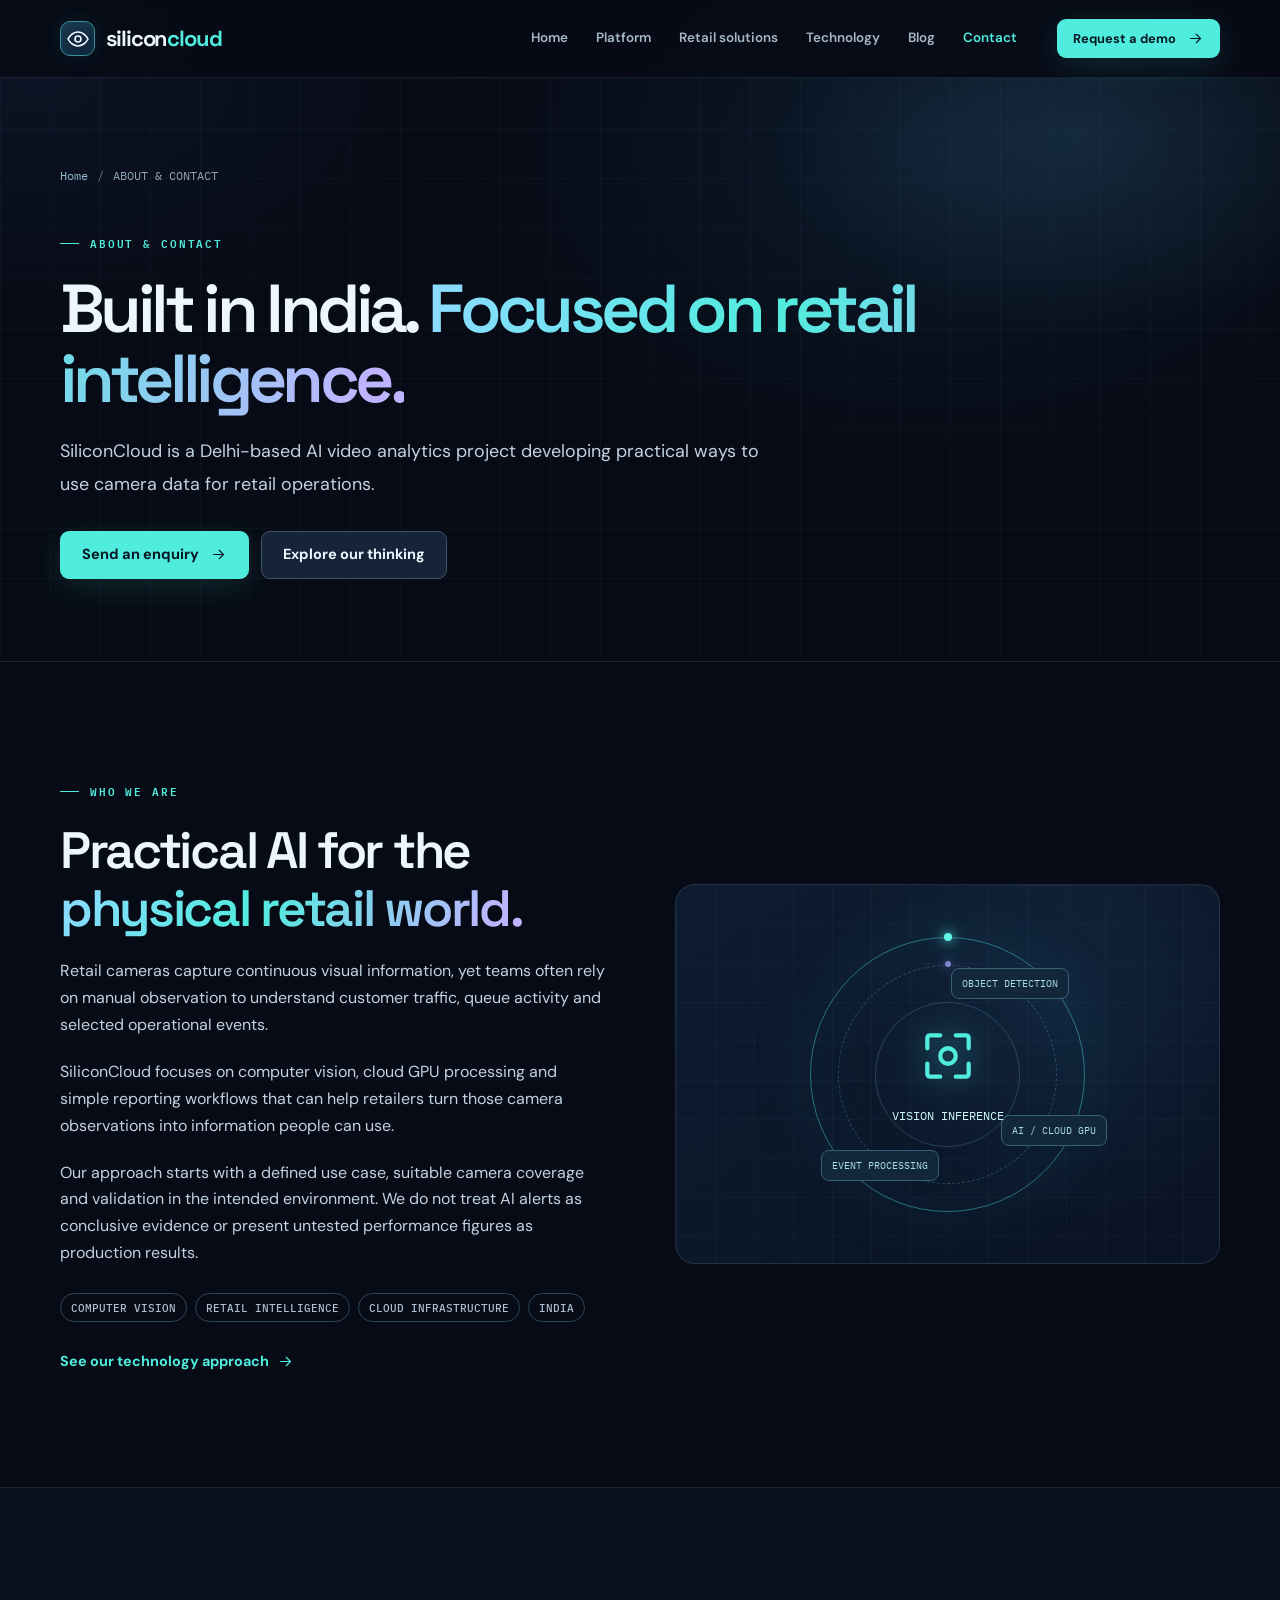
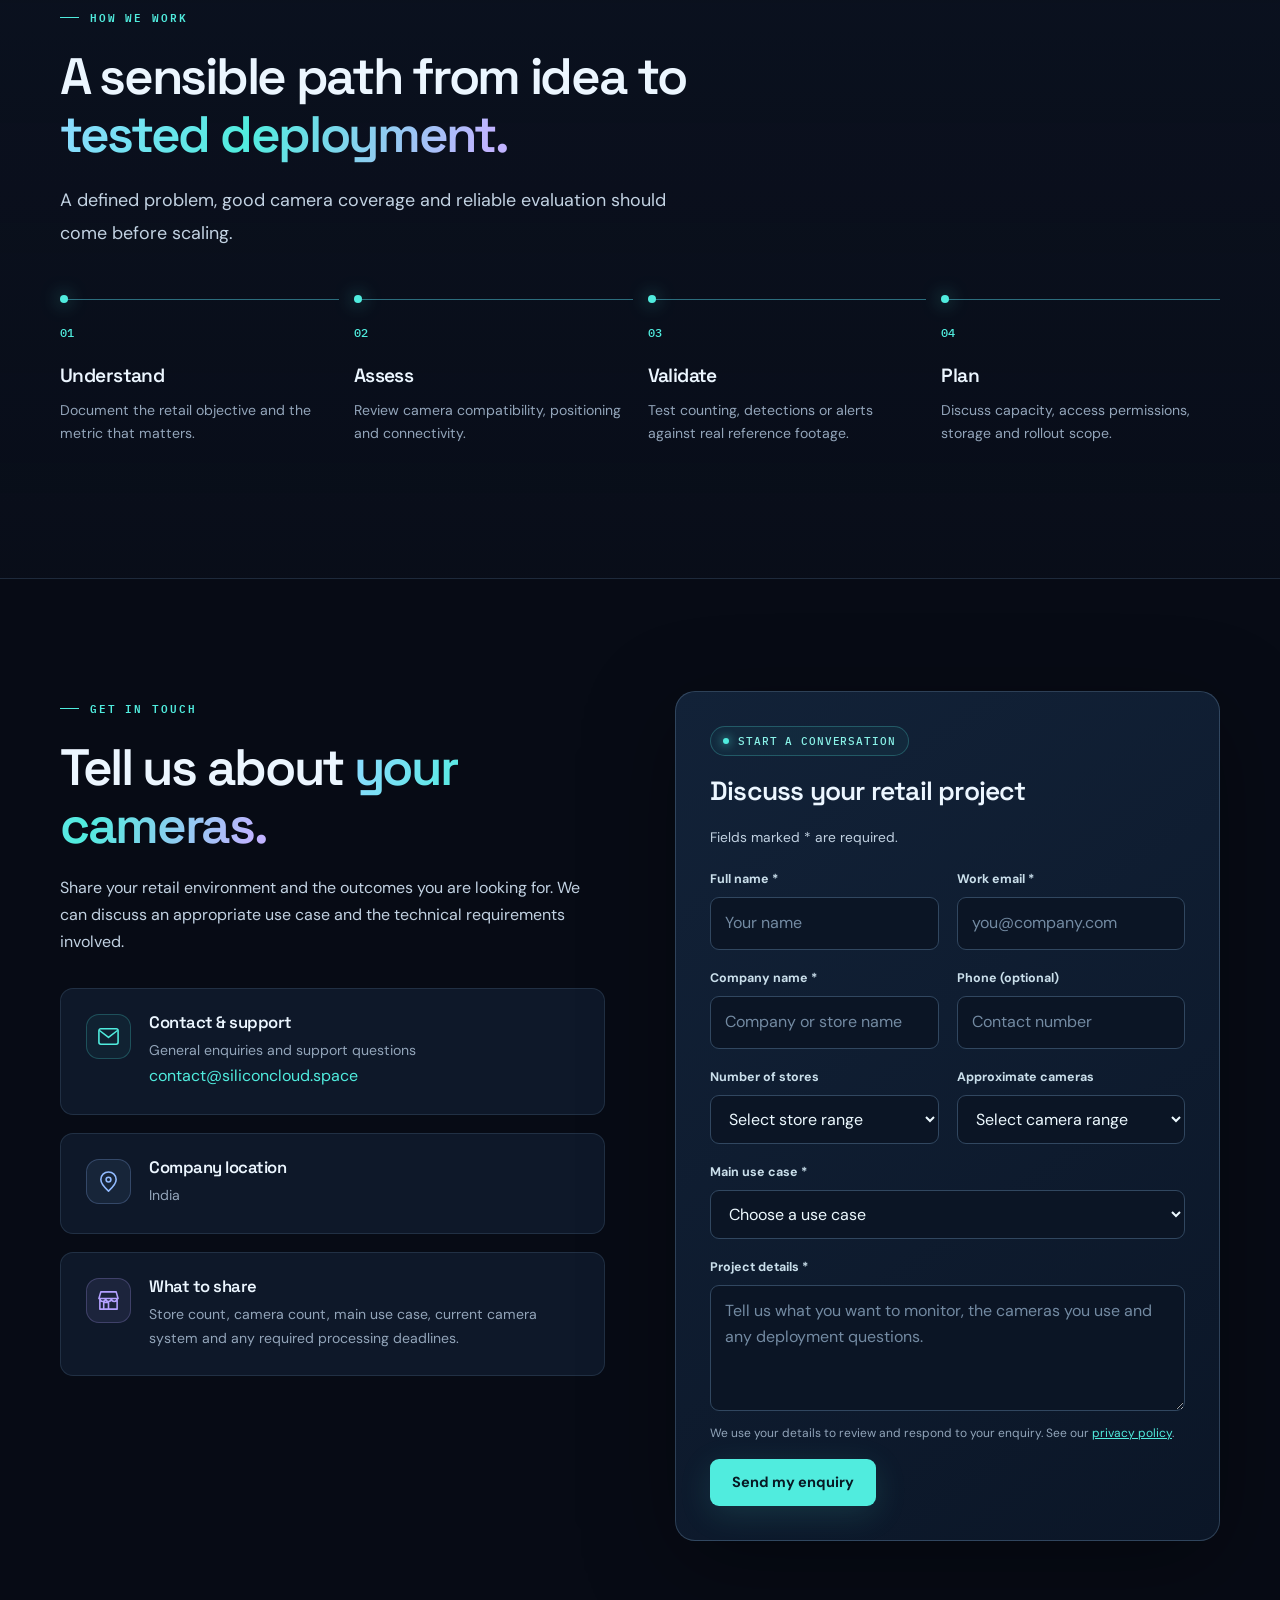
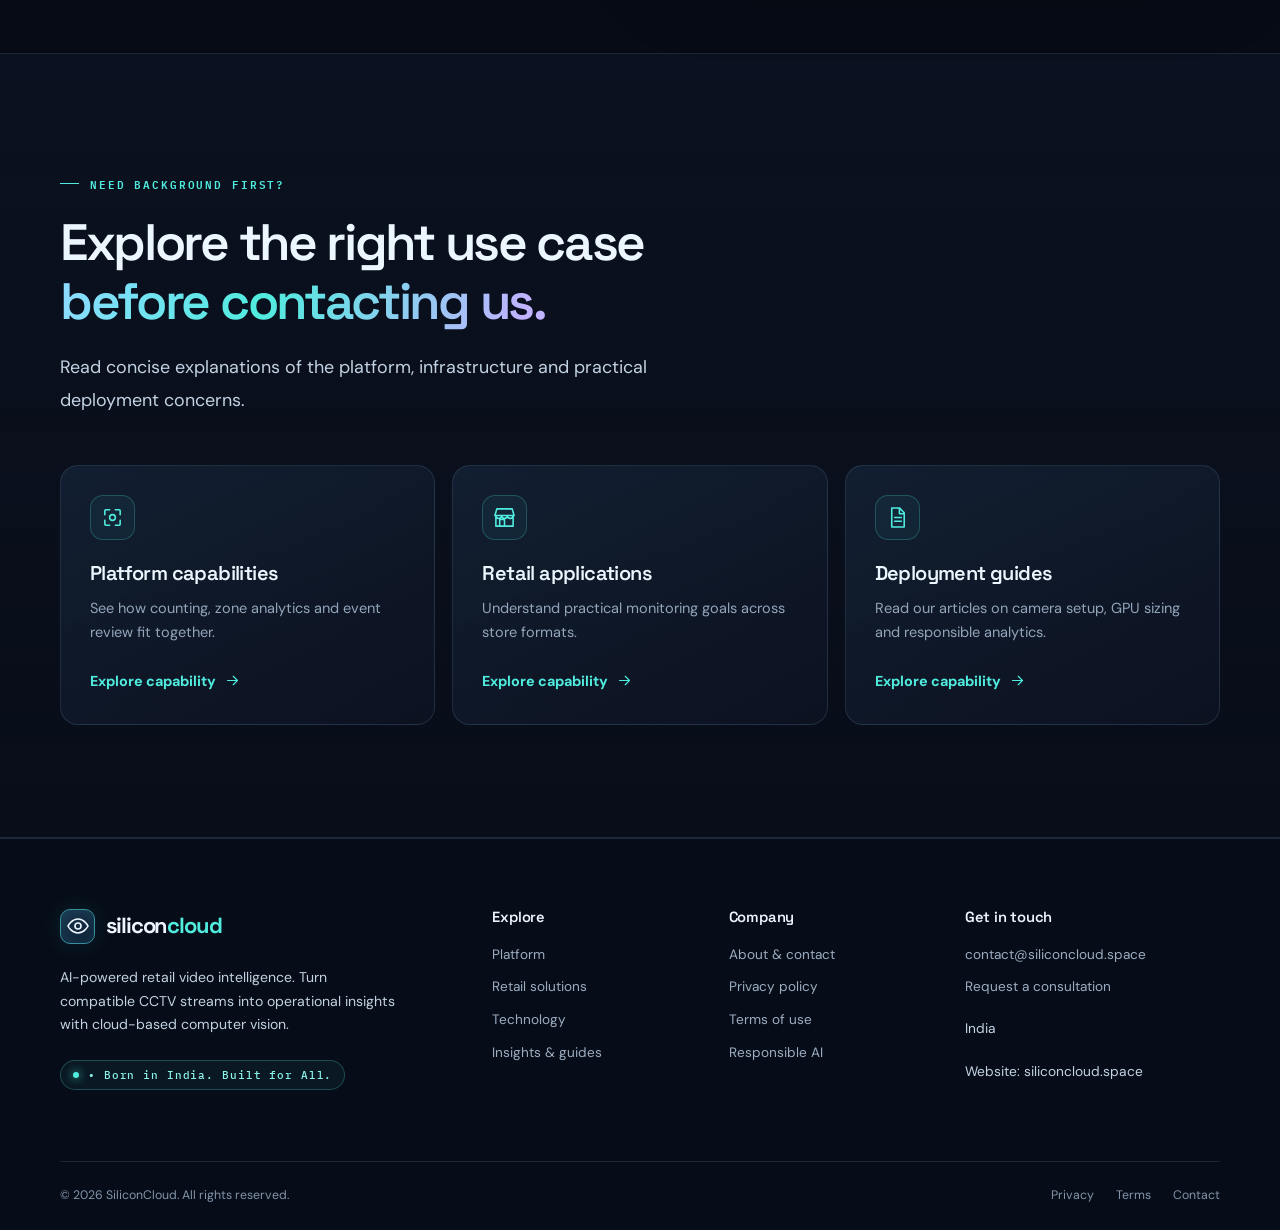
<file: contact.html>
<!doctype html><html lang="en-IN"><head><meta charset="utf-8"><meta name="viewport" content="width=device-width,initial-scale=1"><meta name="theme-color" content="#070b15"><meta name="robots" content="index, follow"><title>About &amp; Contact SiliconCloud | Delhi AI Video Analytics</title><meta name="description" content="Contact SiliconCloud in India to discuss AI video analytics, customer counting and retail CCTV monitoring. Email contact@siliconcloud.space."><link rel="canonical" href="https://siliconcloud.space/contact"><link rel="icon" type="image/svg+xml" href="assets/favicon.svg"><link rel="preconnect" href="https://fonts.googleapis.com"><link rel="preconnect" href="https://fonts.gstatic.com" crossorigin><link rel="stylesheet" href="assets/styles.css"><meta property="og:type" content="website"><meta property="og:site_name" content="SiliconCloud"><meta property="og:title" content="About &amp; Contact SiliconCloud | Delhi AI Video Analytics"><meta property="og:description" content="Contact SiliconCloud in India to discuss AI video analytics, customer counting and retail CCTV monitoring. Email contact@siliconcloud.space."><meta property="og:url" content="https://siliconcloud.space/contact"><meta property="og:image" content="https://siliconcloud.space/assets/og-default.png"><meta name="twitter:card" content="summary_large_image"><meta name="twitter:title" content="About &amp; Contact SiliconCloud | Delhi AI Video Analytics"><meta name="twitter:description" content="Contact SiliconCloud in India to discuss AI video analytics, customer counting and retail CCTV monitoring. Email contact@siliconcloud.space."><meta name="twitter:image" content="https://siliconcloud.space/assets/og-default.png"><script type="application/ld+json">{"@context": "https://schema.org", "@graph": [{"@type": "Organization", "@id": "https://siliconcloud.space/#organization", "name": "SiliconCloud", "url": "https://siliconcloud.space/", "email": "contact@siliconcloud.space", "address": {"@type": "PostalAddress", "addressLocality": "Delhi", "addressCountry": "IN"}}, {"@type": "WebSite", "@id": "https://siliconcloud.space/#website", "name": "SiliconCloud", "url": "https://siliconcloud.space/"}, {"@type": "WebPage", "@id": "https://siliconcloud.space/contact#webpage", "url": "https://siliconcloud.space/contact", "name": "About & Contact SiliconCloud | Delhi AI Video Analytics", "description": "Contact SiliconCloud in India to discuss AI video analytics, customer counting and retail CCTV monitoring. Email contact@siliconcloud.space.", "isPartOf": {"@id": "https://siliconcloud.space/#website"}}]}</script></head><body><a class="skip-link" href="https://siliconcloud.space/contact#main-content">Skip to content</a><header class="topbar"><div class="wrap"><a class="brand" href="https://siliconcloud.space/" aria-label="SiliconCloud home"><span class="brandmark"><svg class="" viewBox="0 0 24 24" fill="none" stroke="currentColor" stroke-width="1.65" stroke-linecap="round" stroke-linejoin="round" aria-hidden="true"><path d="M2 12s3.5-7 10-7 10 7 10 7-3.5 7-10 7S2 12 2 12Z"/><circle cx="12" cy="12" r="3"/></svg></span><span>silicon<b>cloud</b></span></a><nav class="nav" id="main-navigation" data-nav aria-label="Main navigation"><a href="https://siliconcloud.space/" >Home</a><a href="https://siliconcloud.space/platform" >Platform</a><a href="https://siliconcloud.space/retail-solutions" >Retail solutions</a><a href="https://siliconcloud.space/technology" >Technology</a><a href="https://siliconcloud.space/blog" >Blog</a><a href="https://siliconcloud.space/contact" aria-current="page">Contact</a><a class="btn btn-primary nav-cta" href="https://siliconcloud.space/contact">Request a demo <svg class="" viewBox="0 0 24 24" fill="none" stroke="currentColor" stroke-width="1.65" stroke-linecap="round" stroke-linejoin="round" aria-hidden="true"><path d="M5 12h14m-6-6 6 6-6 6"/></svg></a></nav><a class="btn btn-primary btn-small nav-action" href="https://siliconcloud.space/contact">Request a demo <svg class="" viewBox="0 0 24 24" fill="none" stroke="currentColor" stroke-width="1.65" stroke-linecap="round" stroke-linejoin="round" aria-hidden="true"><path d="M5 12h14m-6-6 6 6-6 6"/></svg></a><button class="nav-toggle" type="button" data-nav-toggle aria-expanded="false" aria-controls="main-navigation" aria-label="Toggle menu"><svg class="" viewBox="0 0 24 24" fill="none" stroke="currentColor" stroke-width="1.65" stroke-linecap="round" stroke-linejoin="round" aria-hidden="true"><path d="M4 7h16M4 12h16M4 17h16"/></svg></button></div></header><main id="main-content"><section class="page-hero grid-overlay"><div class="wrap"><div class="breadcrumb"><a href="https://siliconcloud.space/">Home</a><span>/</span>ABOUT &amp; CONTACT</div><div class="eyebrow">ABOUT &amp; CONTACT</div><h1>Built in India. <span class="gradient-text">Focused on retail intelligence.</span></h1><p class="lead">SiliconCloud is a Delhi-based AI video analytics project developing practical ways to use camera data for retail operations.</p><div class="btn-group"><a class="btn btn-primary" href="https://siliconcloud.space/contact">Send an enquiry<svg class="" viewBox="0 0 24 24" fill="none" stroke="currentColor" stroke-width="1.65" stroke-linecap="round" stroke-linejoin="round" aria-hidden="true"><path d="M5 12h14m-6-6 6 6-6 6"/></svg></a><a class="btn btn-secondary" href="https://siliconcloud.space/blog">Explore our thinking</a></div></div></section><section class="section"><div class="wrap"><div class="split"><div class="reveal"><div class="eyebrow">WHO WE ARE</div><h2>Practical AI for the <span class="gradient-text">physical retail world.</span></h2><p>Retail cameras capture continuous visual information, yet teams often rely on manual observation to understand customer traffic, queue activity and selected operational events.</p><p>SiliconCloud focuses on computer vision, cloud GPU processing and simple reporting workflows that can help retailers turn those camera observations into information people can use.</p><p>Our approach starts with a defined use case, suitable camera coverage and validation in the intended environment. We do not treat AI alerts as conclusive evidence or present untested performance figures as production results.</p><div class="pill-list"><span class="pill">COMPUTER VISION</span><span class="pill">RETAIL INTELLIGENCE</span><span class="pill">CLOUD INFRASTRUCTURE</span><span class="pill">INDIA</span></div><a class="text-link" href="https://siliconcloud.space/technology">See our technology approach <svg class="" viewBox="0 0 24 24" fill="none" stroke="currentColor" stroke-width="1.65" stroke-linecap="round" stroke-linejoin="round" aria-hidden="true"><path d="M5 12h14m-6-6 6 6-6 6"/></svg></a></div><div><div class="section-visual reveal"><div class="visual-ring"><span class="orbit-tracer tracer-a" aria-hidden="true"></span><span class="orbit-tracer tracer-b" aria-hidden="true"></span><div class="ring-core"><svg class="" viewBox="0 0 24 24" fill="none" stroke="currentColor" stroke-width="1.65" stroke-linecap="round" stroke-linejoin="round" aria-hidden="true"><path d="M4 9V5a1 1 0 0 1 1-1h4m6 0h4a1 1 0 0 1 1 1v4m0 6v4a1 1 0 0 1-1 1h-4m-6 0H5a1 1 0 0 1-1-1v-4"/><circle cx="12" cy="12" r="3"/></svg><b>VISION INFERENCE</b></div><span class="orbit-label one">OBJECT DETECTION</span><span class="orbit-label two">EVENT PROCESSING</span><span class="orbit-label three">AI / CLOUD GPU</span></div></div></div></div></div></section>
    <section class="section section-dark"><div class="wrap"><div class="section-heading  reveal"><div class="eyebrow">HOW WE WORK</div><h2>A sensible path from idea to <span class="gradient-text">tested deployment.</span></h2><p class="lead">A defined problem, good camera coverage and reliable evaluation should come before scaling.</p></div><div class="step-grid"><div class="step reveal"><div class="num">01</div><h3>Understand</h3><p>Document the retail objective and the metric that matters.</p></div><div class="step reveal"><div class="num">02</div><h3>Assess</h3><p>Review camera compatibility, positioning and connectivity.</p></div><div class="step reveal"><div class="num">03</div><h3>Validate</h3><p>Test counting, detections or alerts against real reference footage.</p></div><div class="step reveal"><div class="num">04</div><h3>Plan</h3><p>Discuss capacity, access permissions, storage and rollout scope.</p></div></div></div></section>
    <section class="section"><div class="wrap"><div class="split" style="align-items:start"><div class="reveal"><div class="eyebrow">GET IN TOUCH</div><h2>Tell us about <span class="gradient-text">your cameras.</span></h2><p>Share your retail environment and the outcomes you are looking for. We can discuss an appropriate use case and the technical requirements involved.</p><div class="contact-info" style="margin-top:32px"><div class="contact-tile"><span class="card-icon"><svg class="" viewBox="0 0 24 24" fill="none" stroke="currentColor" stroke-width="1.65" stroke-linecap="round" stroke-linejoin="round" aria-hidden="true"><rect x="2" y="4" width="20" height="16" rx="2"/><path d="m3 6 9 7 9-7"/></svg></span><div><h3>Contact & support</h3><p>General enquiries and support questions</p><a href="mailto:contact@siliconcloud.space">contact@siliconcloud.space</a></div></div><div class="contact-tile"><span class="card-icon blue"><svg class="" viewBox="0 0 24 24" fill="none" stroke="currentColor" stroke-width="1.65" stroke-linecap="round" stroke-linejoin="round" aria-hidden="true"><path d="M20 10c0 5-8 12-8 12S4 15 4 10a8 8 0 1 1 16 0Z"/><circle cx="12" cy="10" r="2.5"/></svg></span><div><h3>Company location</h3><p>India</p></div></div><div class="contact-tile"><span class="card-icon purple"><svg class="" viewBox="0 0 24 24" fill="none" stroke="currentColor" stroke-width="1.65" stroke-linecap="round" stroke-linejoin="round" aria-hidden="true"><path d="M3 10h18v11H3zM2 10l2-7h16l2 7M7 21v-7h5v7M3 10a3 3 0 0 0 6 0 3 3 0 0 0 6 0 3 3 0 0 0 6 0"/></svg></span><div><h3>What to share</h3><p>Store count, camera count, main use case, current camera system and any required processing deadlines.</p></div></div></div></div><div class="form-panel reveal" id="enquiry-form"><div class="signal-chip"><span></span> START A CONVERSATION</div><h3 style="margin-top:20px">Discuss your retail project</h3><p class="text-small">Fields marked * are required.</p><form method="post" action="https://siliconcloud.space/api/contact" data-contact-form><div class="form-grid"><div class="field"><label for="fullName">Full name *</label><input id="fullName" name="fullName" type="text" autocomplete="name" minlength="2" maxlength="100" placeholder="Your name" required></div><div class="field"><label for="workEmail">Work email *</label><input id="workEmail" name="workEmail" type="email" autocomplete="email" maxlength="180" placeholder="you@company.com" required></div><div class="field"><label for="company">Company name *</label><input id="company" name="company" type="text" maxlength="120" autocomplete="organization" placeholder="Company or store name" required></div><div class="field"><label for="phone">Phone (optional)</label><input id="phone" name="phone" type="tel" autocomplete="tel" maxlength="30" placeholder="Contact number"></div><div class="field"><label for="storeCount">Number of stores</label><select id="storeCount" name="storeCount"><option value="">Select store range</option><option>1 store</option><option>2–5 stores</option><option>6–20 stores</option><option>21+ stores</option><option>Planning a new location</option></select></div><div class="field"><label for="cameraCount">Approximate cameras</label><select id="cameraCount" name="cameraCount"><option value="">Select camera range</option><option>1–5 cameras</option><option>6–20 cameras</option><option>21–50 cameras</option><option>51+ cameras</option><option>Not sure</option></select></div><div class="field full"><label for="useCase">Main use case *</label><select id="useCase" name="useCase" required><option value="">Choose a use case</option><option>Customer footfall</option><option>Queue monitoring</option><option>Selected event detection</option><option>Zone analytics</option><option>Multi-store analytics</option><option>General enquiry</option></select></div><div class="field full"><label for="message">Project details *</label><textarea id="message" name="message" minlength="15" maxlength="3000" required placeholder="Tell us what you want to monitor, the cameras you use and any deployment questions."></textarea></div><div class="field" style="position:absolute;left:-10000px;top:auto;width:1px;height:1px;overflow:hidden" aria-hidden="true"><label for="website">Leave this field empty</label><input id="website" name="website" type="text" tabindex="-1" autocomplete="off"></div></div><p class="form-note">We use your details to review and respond to your enquiry. See our <a style="color:var(--cyan);text-decoration:underline" href="https://siliconcloud.space/privacy">privacy policy</a>.</p><button class="btn btn-primary" type="submit">Send my enquiry</button><div class="form-status" role="status" aria-live="polite" data-form-status></div></form></div></div></div></section>
    <section class="section section-dark"><div class="wrap"><div class="section-heading  reveal"><div class="eyebrow">NEED BACKGROUND FIRST?</div><h2>Explore the right use case <span class="gradient-text">before contacting us.</span></h2><p class="lead">Read concise explanations of the platform, infrastructure and practical deployment concerns.</p></div><div class="card-grid"><article class="card reveal"><div class="card-icon "><svg class="" viewBox="0 0 24 24" fill="none" stroke="currentColor" stroke-width="1.65" stroke-linecap="round" stroke-linejoin="round" aria-hidden="true"><path d="M4 9V5a1 1 0 0 1 1-1h4m6 0h4a1 1 0 0 1 1 1v4m0 6v4a1 1 0 0 1-1 1h-4m-6 0H5a1 1 0 0 1-1-1v-4"/><circle cx="12" cy="12" r="3"/></svg></div><h3>Platform capabilities</h3><p>See how counting, zone analytics and event review fit together.</p><a class="text-link" href="https://siliconcloud.space/platform">Explore capability <svg class="" viewBox="0 0 24 24" fill="none" stroke="currentColor" stroke-width="1.65" stroke-linecap="round" stroke-linejoin="round" aria-hidden="true"><path d="M5 12h14m-6-6 6 6-6 6"/></svg></a></article><article class="card reveal"><div class="card-icon "><svg class="" viewBox="0 0 24 24" fill="none" stroke="currentColor" stroke-width="1.65" stroke-linecap="round" stroke-linejoin="round" aria-hidden="true"><path d="M3 10h18v11H3zM2 10l2-7h16l2 7M7 21v-7h5v7M3 10a3 3 0 0 0 6 0 3 3 0 0 0 6 0 3 3 0 0 0 6 0"/></svg></div><h3>Retail applications</h3><p>Understand practical monitoring goals across store formats.</p><a class="text-link" href="https://siliconcloud.space/retail-solutions">Explore capability <svg class="" viewBox="0 0 24 24" fill="none" stroke="currentColor" stroke-width="1.65" stroke-linecap="round" stroke-linejoin="round" aria-hidden="true"><path d="M5 12h14m-6-6 6 6-6 6"/></svg></a></article><article class="card reveal"><div class="card-icon "><svg class="" viewBox="0 0 24 24" fill="none" stroke="currentColor" stroke-width="1.65" stroke-linecap="round" stroke-linejoin="round" aria-hidden="true"><path d="M6 2h8l5 5v15H6zM14 2v6h5M9 12h7M9 16h7"/></svg></div><h3>Deployment guides</h3><p>Read our articles on camera setup, GPU sizing and responsible analytics.</p><a class="text-link" href="https://siliconcloud.space/blog">Explore capability <svg class="" viewBox="0 0 24 24" fill="none" stroke="currentColor" stroke-width="1.65" stroke-linecap="round" stroke-linejoin="round" aria-hidden="true"><path d="M5 12h14m-6-6 6 6-6 6"/></svg></a></article></div></div></section></main><footer class="site-footer"><div class="wrap"><div class="footer-grid"><div class="footer-intro"><a class="brand" href="https://siliconcloud.space/"><span class="brandmark"><svg class="" viewBox="0 0 24 24" fill="none" stroke="currentColor" stroke-width="1.65" stroke-linecap="round" stroke-linejoin="round" aria-hidden="true"><path d="M2 12s3.5-7 10-7 10 7 10 7-3.5 7-10 7S2 12 2 12Z"/><circle cx="12" cy="12" r="3"/></svg></span><span>silicon<b>cloud</b></span></a><p>AI-powered retail video intelligence. Turn compatible CCTV streams into operational insights with cloud-based computer vision.</p><div class="signal-chip"><span></span> • Born in India. Built for All.</div></div><div class="footer-col"><h4>Explore</h4><a href="https://siliconcloud.space/platform">Platform</a><a href="https://siliconcloud.space/retail-solutions">Retail solutions</a><a href="https://siliconcloud.space/technology">Technology</a><a href="https://siliconcloud.space/blog">Insights & guides</a></div><div class="footer-col"><h4>Company</h4><a href="https://siliconcloud.space/contact">About & contact</a><a href="https://siliconcloud.space/privacy">Privacy policy</a><a href="https://siliconcloud.space/terms">Terms of use</a><a href="https://siliconcloud.space/blog/video-analytics-privacy-security">Responsible AI</a></div><div class="footer-col"><h4>Get in touch</h4><a href="mailto:contact@siliconcloud.space">contact@siliconcloud.space</a><a href="https://siliconcloud.space/contact">Request a consultation</a><p class="text-small" style="margin-top:18px">India</p><p class="text-small">Website: siliconcloud.space</p></div></div><div class="footer-bottom"><p>© 2026 SiliconCloud. All rights reserved.</p><div class="footer-bottom-links"><a href="https://siliconcloud.space/privacy">Privacy</a><a href="https://siliconcloud.space/terms">Terms</a><a href="https://siliconcloud.space/contact">Contact</a></div></div></div></footer><script src="assets/app.js" defer></script></body></html>
</file>
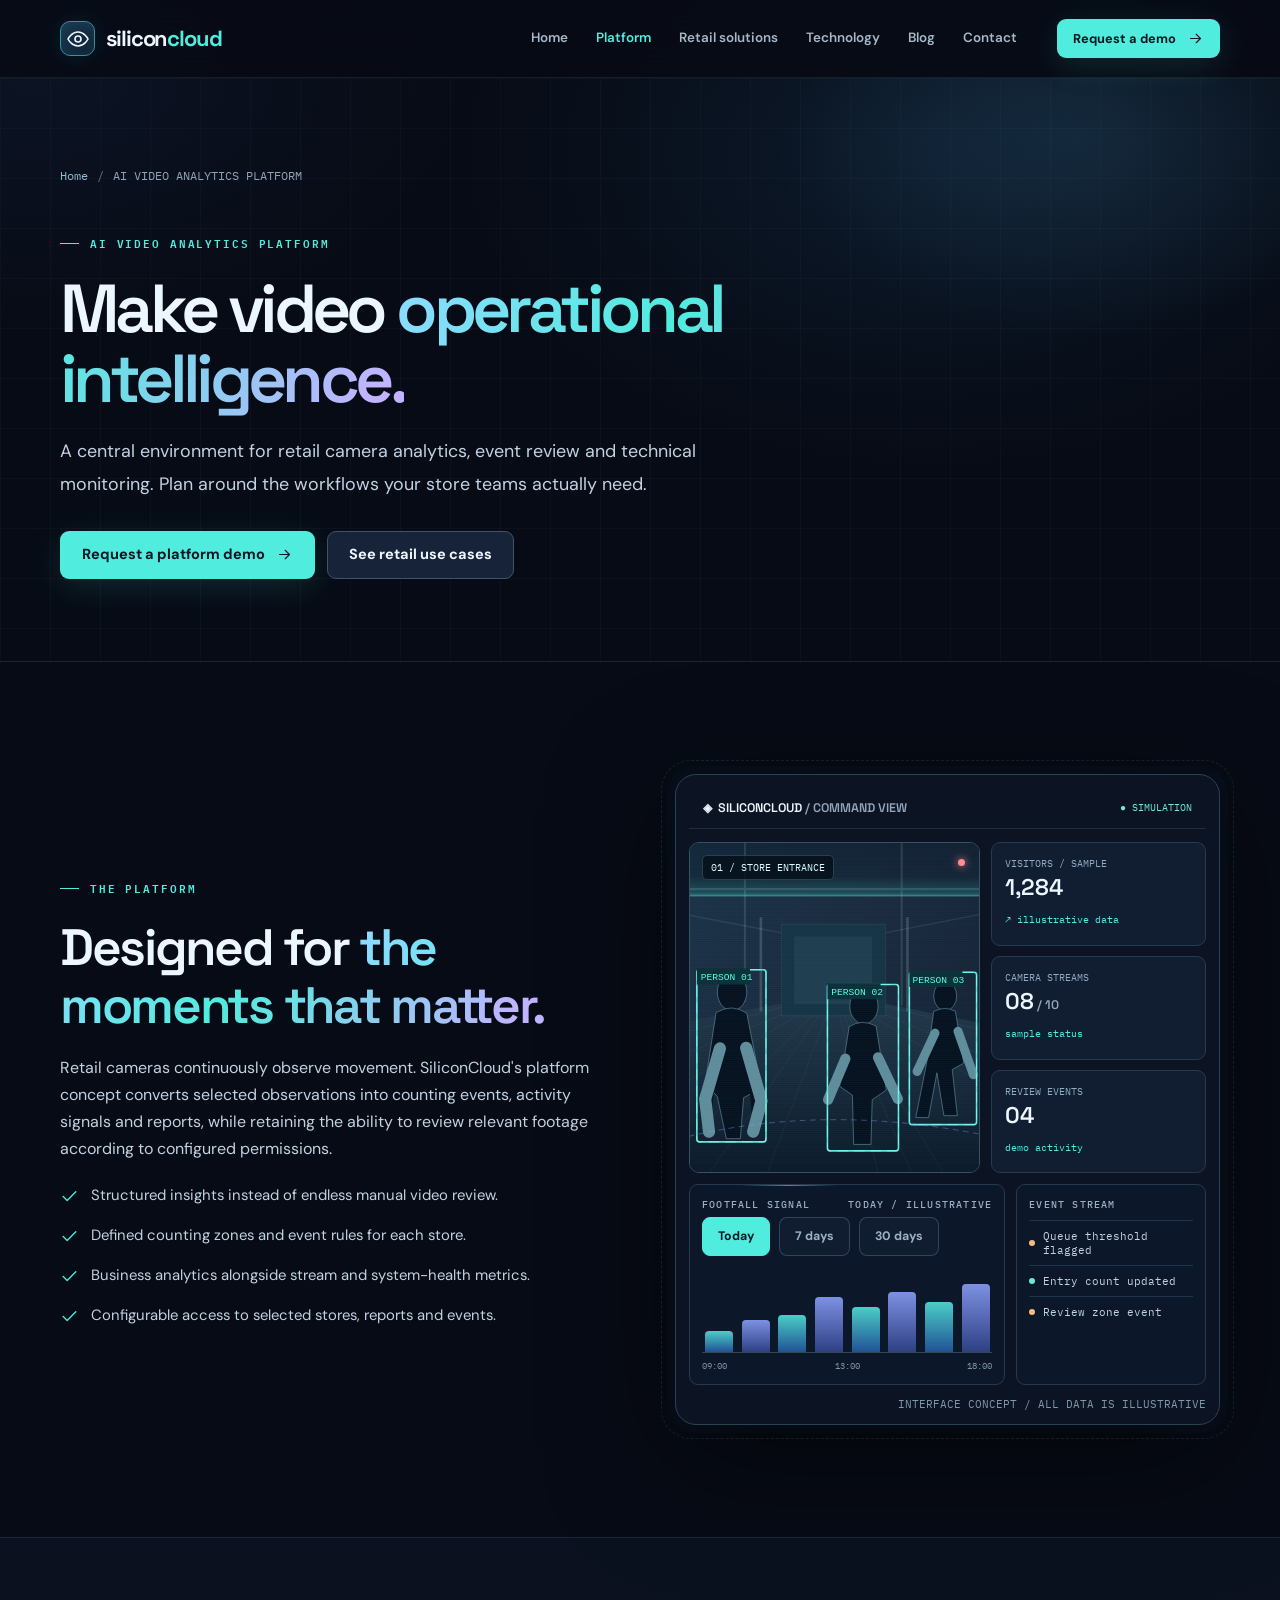
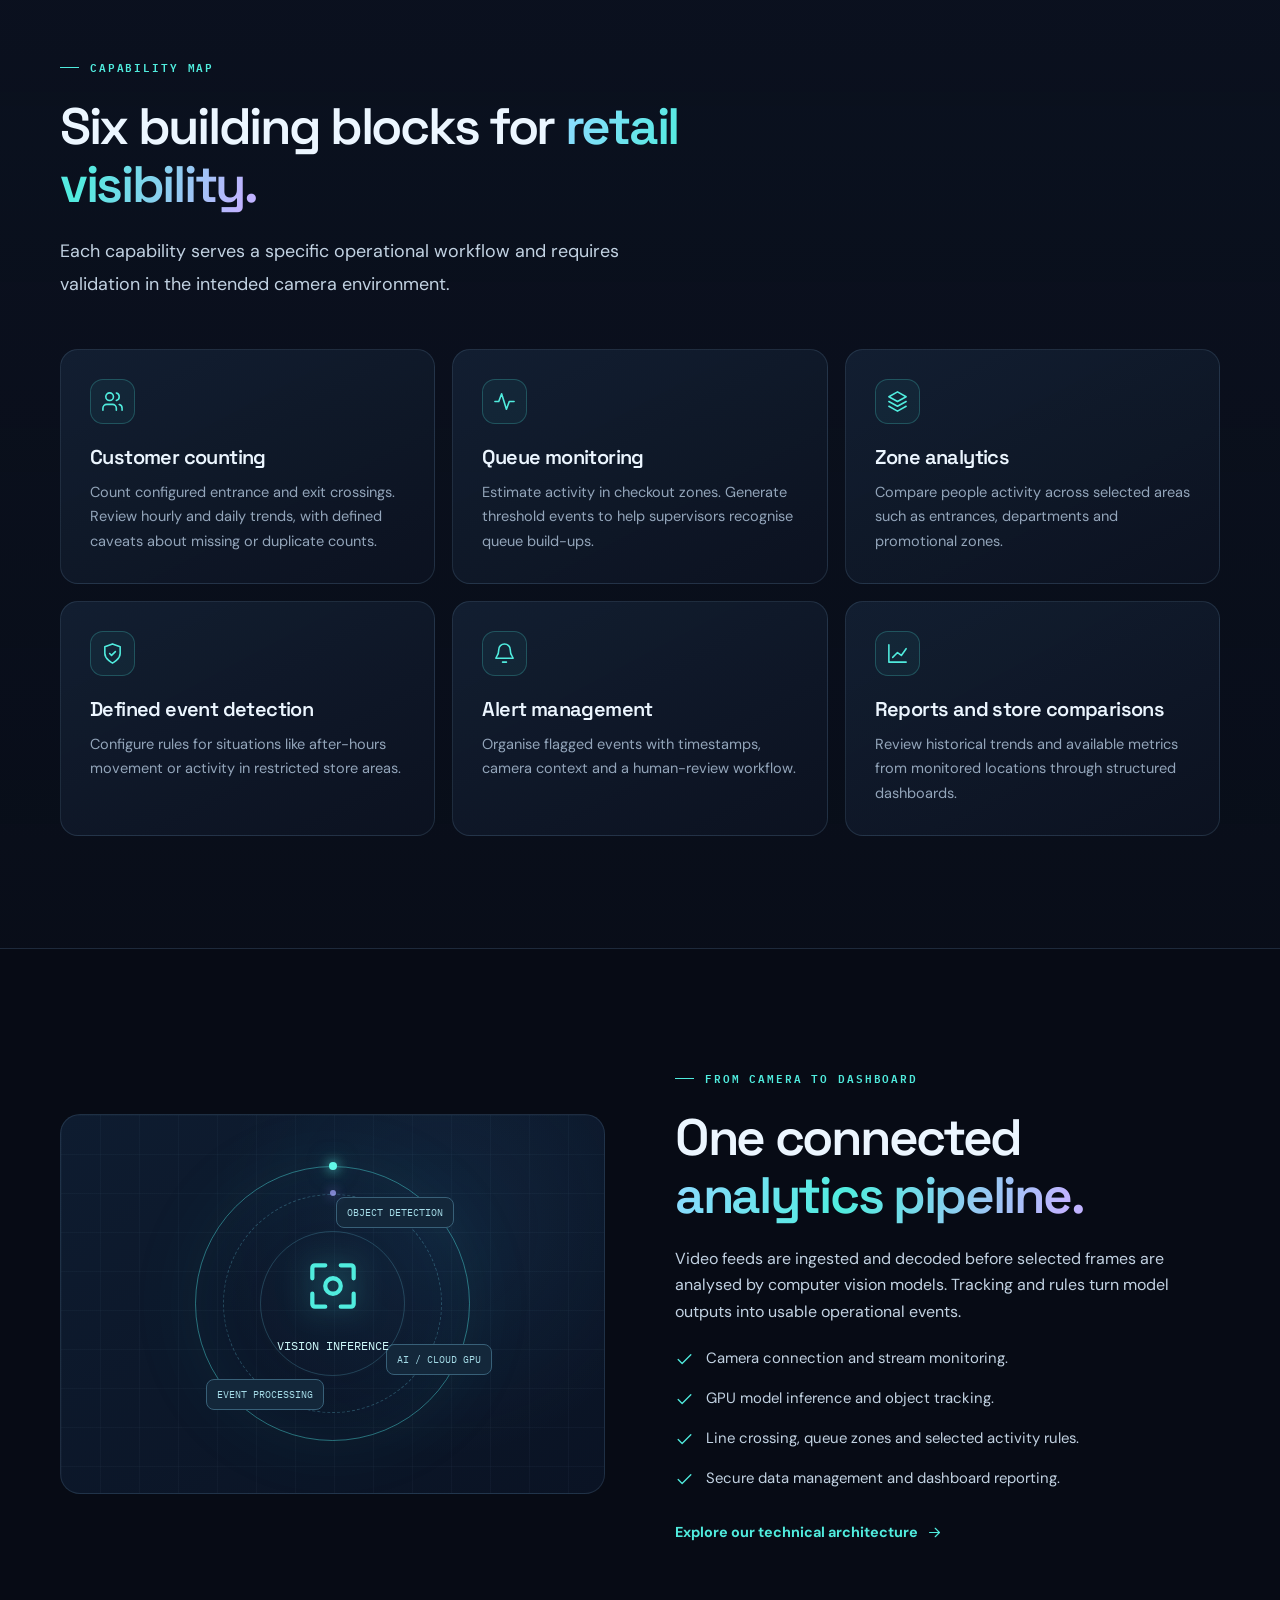
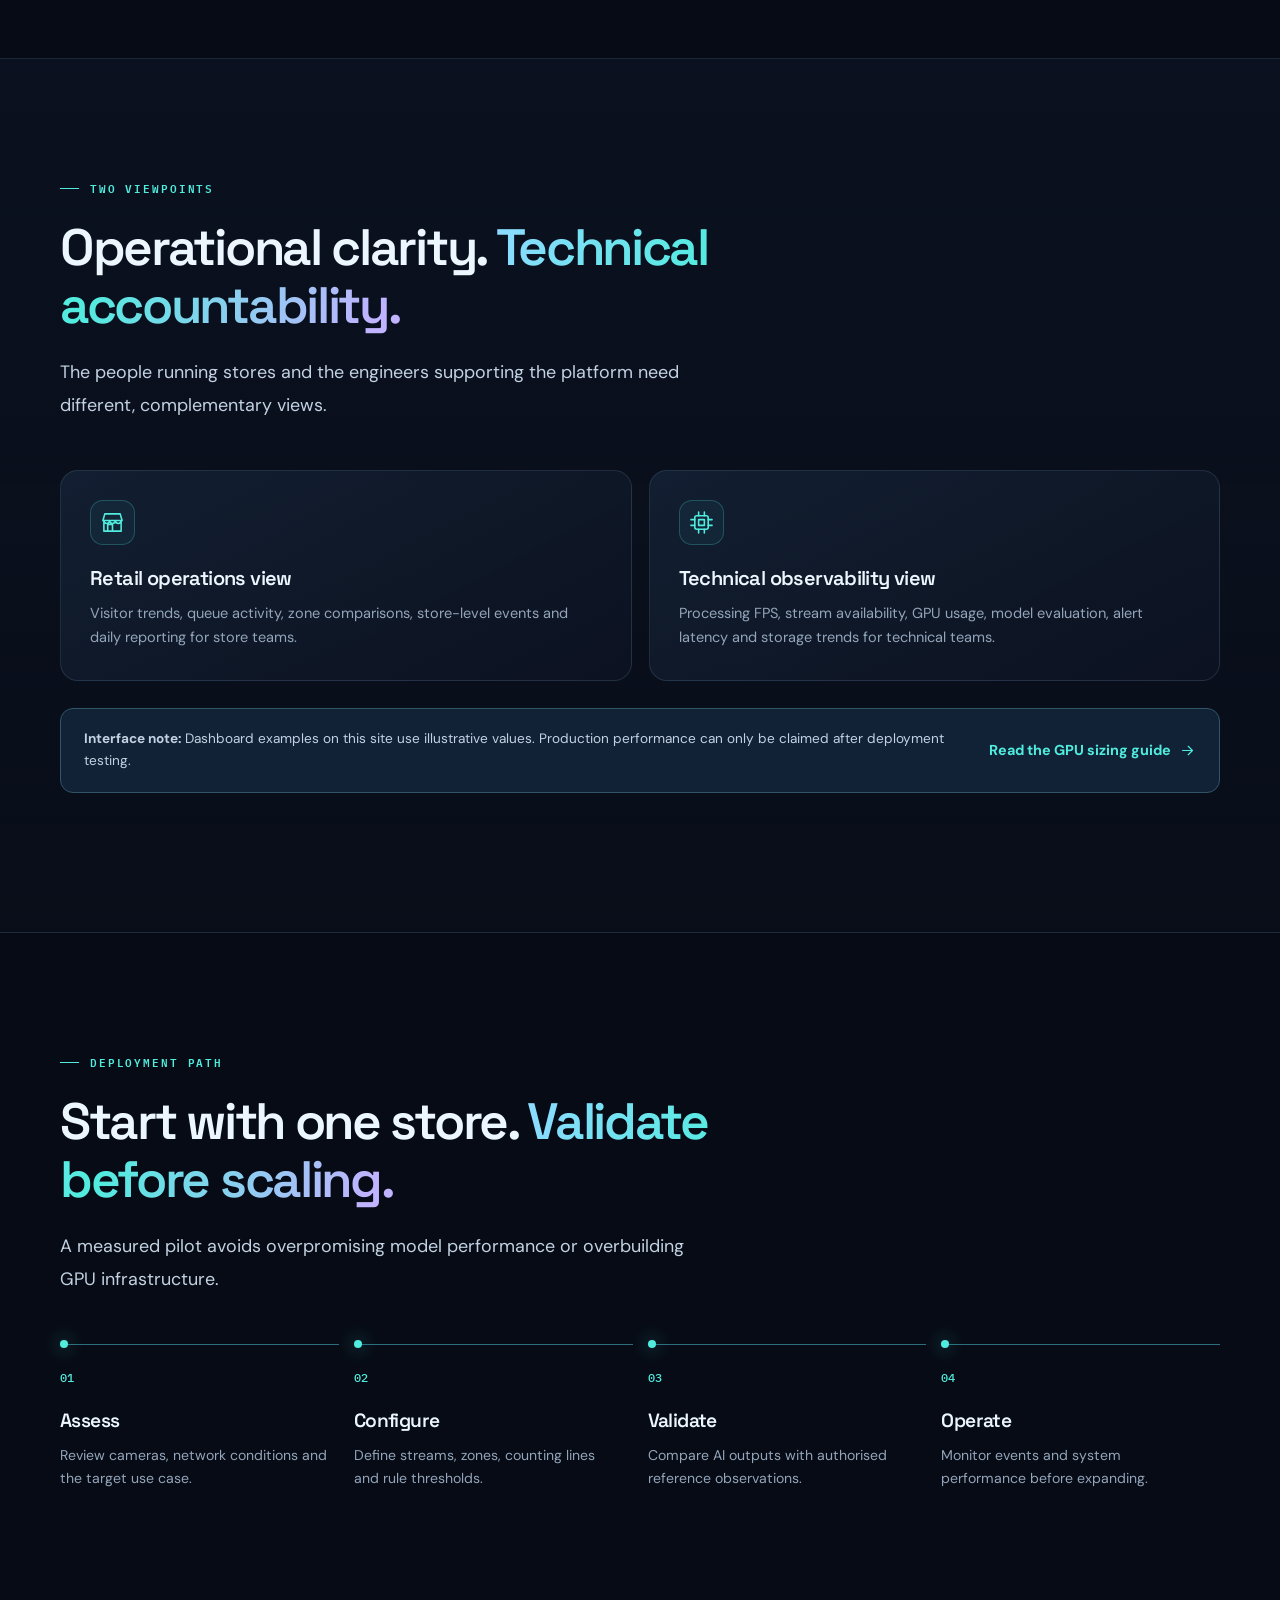
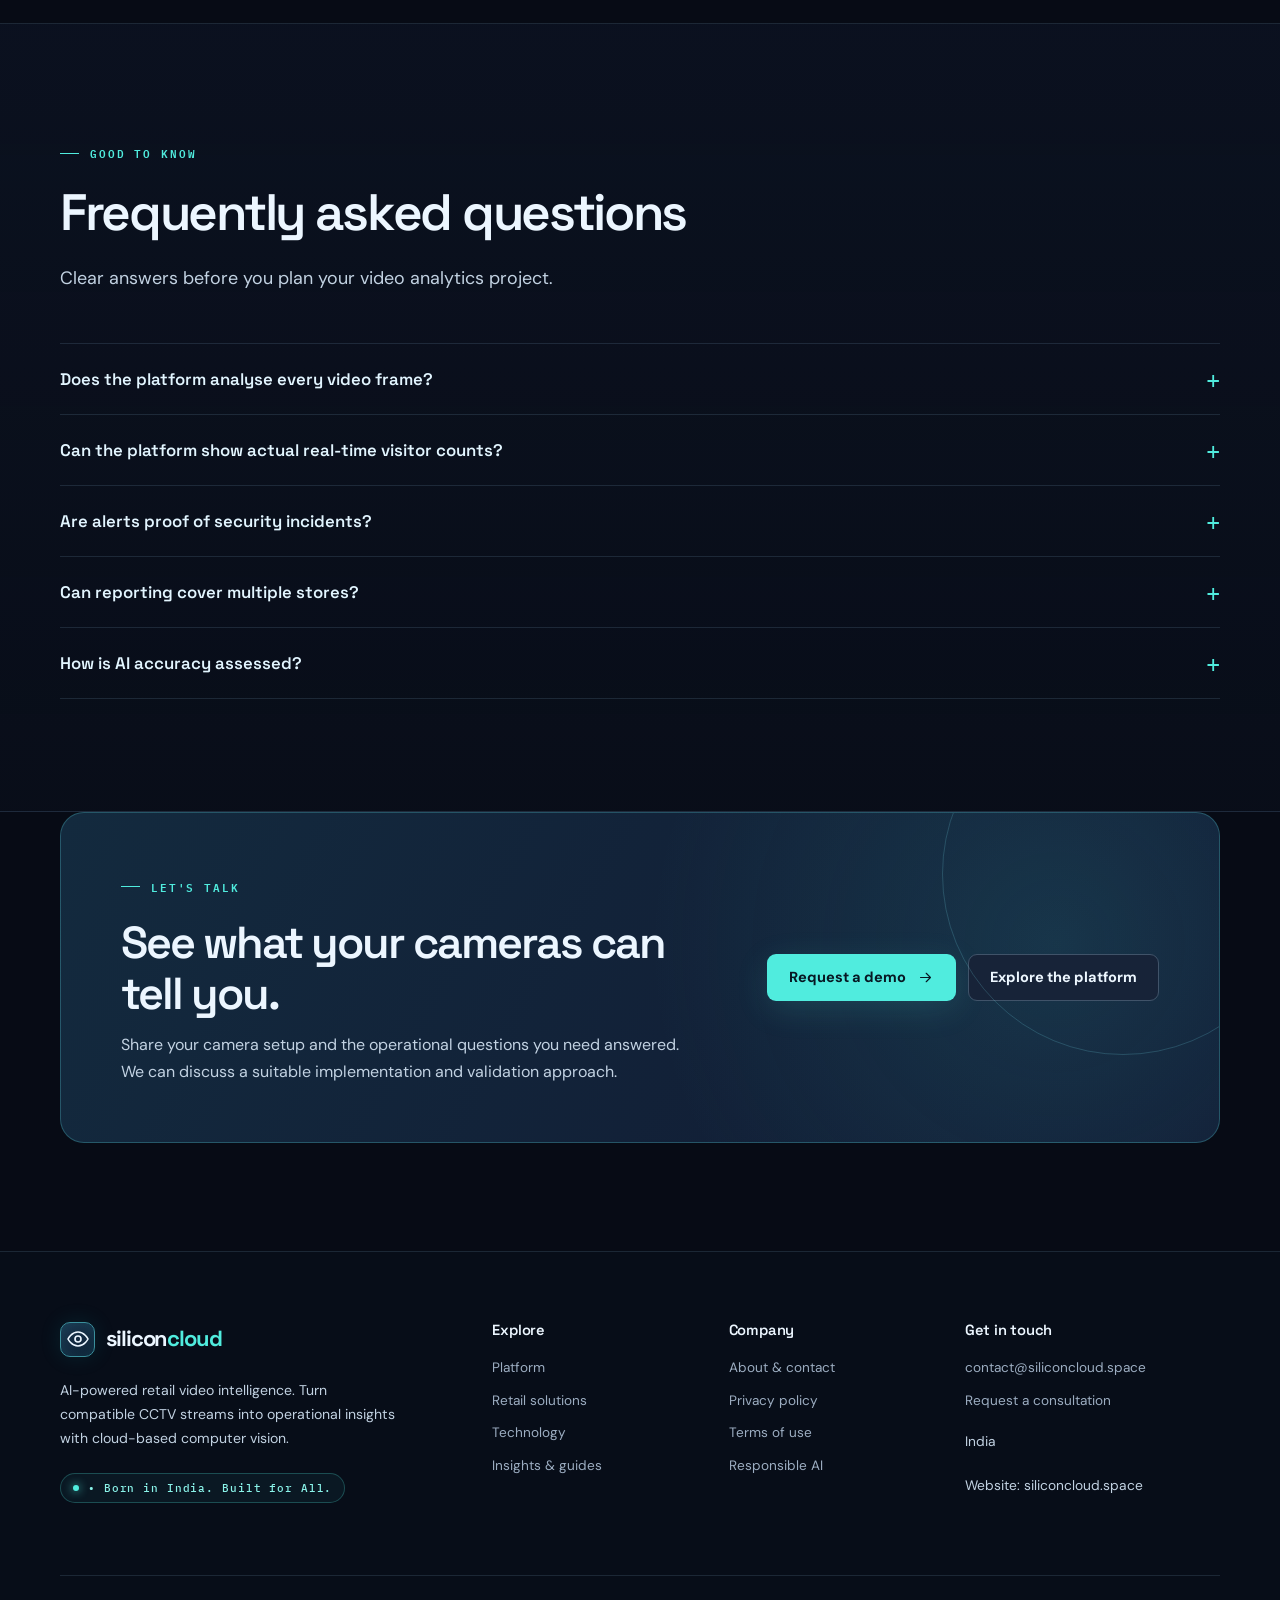
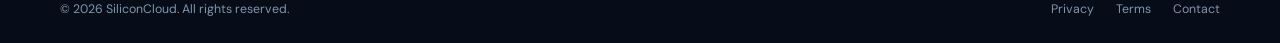
<file: platform.html>
<!doctype html><html lang="en-IN"><head><meta charset="utf-8"><meta name="viewport" content="width=device-width,initial-scale=1"><meta name="theme-color" content="#070b15"><meta name="robots" content="index, follow"><title>AI Video Analytics Platform &amp; Retail Software | SiliconCloud</title><meta name="description" content="Explore SiliconCloud platform capabilities for customer counting, queue monitoring, selected event detection and retail operations dashboards."><link rel="canonical" href="https://siliconcloud.space/platform"><link rel="icon" type="image/svg+xml" href="assets/favicon.svg"><link rel="preconnect" href="https://fonts.googleapis.com"><link rel="preconnect" href="https://fonts.gstatic.com" crossorigin><link rel="stylesheet" href="assets/styles.css"><meta property="og:type" content="website"><meta property="og:site_name" content="SiliconCloud"><meta property="og:title" content="AI Video Analytics Platform &amp; Retail Software | SiliconCloud"><meta property="og:description" content="Explore SiliconCloud platform capabilities for customer counting, queue monitoring, selected event detection and retail operations dashboards."><meta property="og:url" content="https://siliconcloud.space/platform"><meta property="og:image" content="https://siliconcloud.space/assets/og-default.png"><meta name="twitter:card" content="summary_large_image"><meta name="twitter:title" content="AI Video Analytics Platform &amp; Retail Software | SiliconCloud"><meta name="twitter:description" content="Explore SiliconCloud platform capabilities for customer counting, queue monitoring, selected event detection and retail operations dashboards."><meta name="twitter:image" content="https://siliconcloud.space/assets/og-default.png"><script type="application/ld+json">{"@context": "https://schema.org", "@graph": [{"@type": "Organization", "@id": "https://siliconcloud.space/#organization", "name": "SiliconCloud", "url": "https://siliconcloud.space/", "email": "contact@siliconcloud.space", "address": {"@type": "PostalAddress", "addressLocality": "Delhi", "addressCountry": "IN"}}, {"@type": "WebSite", "@id": "https://siliconcloud.space/#website", "name": "SiliconCloud", "url": "https://siliconcloud.space/"}, {"@type": "WebPage", "@id": "https://siliconcloud.space/platform#webpage", "url": "https://siliconcloud.space/platform", "name": "AI Video Analytics Platform & Retail Software | SiliconCloud", "description": "Explore SiliconCloud platform capabilities for customer counting, queue monitoring, selected event detection and retail operations dashboards.", "isPartOf": {"@id": "https://siliconcloud.space/#website"}}]}</script></head><body><a class="skip-link" href="https://siliconcloud.space/platform#main-content">Skip to content</a><header class="topbar"><div class="wrap"><a class="brand" href="https://siliconcloud.space/" aria-label="SiliconCloud home"><span class="brandmark"><svg class="" viewBox="0 0 24 24" fill="none" stroke="currentColor" stroke-width="1.65" stroke-linecap="round" stroke-linejoin="round" aria-hidden="true"><path d="M2 12s3.5-7 10-7 10 7 10 7-3.5 7-10 7S2 12 2 12Z"/><circle cx="12" cy="12" r="3"/></svg></span><span>silicon<b>cloud</b></span></a><nav class="nav" id="main-navigation" data-nav aria-label="Main navigation"><a href="https://siliconcloud.space/" >Home</a><a href="https://siliconcloud.space/platform" aria-current="page">Platform</a><a href="https://siliconcloud.space/retail-solutions" >Retail solutions</a><a href="https://siliconcloud.space/technology" >Technology</a><a href="https://siliconcloud.space/blog" >Blog</a><a href="https://siliconcloud.space/contact" >Contact</a><a class="btn btn-primary nav-cta" href="https://siliconcloud.space/contact">Request a demo <svg class="" viewBox="0 0 24 24" fill="none" stroke="currentColor" stroke-width="1.65" stroke-linecap="round" stroke-linejoin="round" aria-hidden="true"><path d="M5 12h14m-6-6 6 6-6 6"/></svg></a></nav><a class="btn btn-primary btn-small nav-action" href="https://siliconcloud.space/contact">Request a demo <svg class="" viewBox="0 0 24 24" fill="none" stroke="currentColor" stroke-width="1.65" stroke-linecap="round" stroke-linejoin="round" aria-hidden="true"><path d="M5 12h14m-6-6 6 6-6 6"/></svg></a><button class="nav-toggle" type="button" data-nav-toggle aria-expanded="false" aria-controls="main-navigation" aria-label="Toggle menu"><svg class="" viewBox="0 0 24 24" fill="none" stroke="currentColor" stroke-width="1.65" stroke-linecap="round" stroke-linejoin="round" aria-hidden="true"><path d="M4 7h16M4 12h16M4 17h16"/></svg></button></div></header><main id="main-content"><section class="page-hero grid-overlay"><div class="wrap"><div class="breadcrumb"><a href="https://siliconcloud.space/">Home</a><span>/</span>AI VIDEO ANALYTICS PLATFORM</div><div class="eyebrow">AI VIDEO ANALYTICS PLATFORM</div><h1>Make video <span class="gradient-text">operational intelligence.</span></h1><p class="lead">A central environment for retail camera analytics, event review and technical monitoring. Plan around the workflows your store teams actually need.</p><div class="btn-group"><a class="btn btn-primary" href="https://siliconcloud.space/contact">Request a platform demo<svg class="" viewBox="0 0 24 24" fill="none" stroke="currentColor" stroke-width="1.65" stroke-linecap="round" stroke-linejoin="round" aria-hidden="true"><path d="M5 12h14m-6-6 6 6-6 6"/></svg></a><a class="btn btn-secondary" href="https://siliconcloud.space/retail-solutions">See retail use cases</a></div></div></section><section class="section"><div class="wrap"><div class="split"><div class="reveal"><div class="eyebrow">THE PLATFORM</div><h2>Designed for <span class="gradient-text">the moments that matter.</span></h2><p>Retail cameras continuously observe movement. SiliconCloud's platform concept converts selected observations into counting events, activity signals and reports, while retaining the ability to review relevant footage according to configured permissions.</p><ul class="list-check"><li><svg class="" viewBox="0 0 24 24" fill="none" stroke="currentColor" stroke-width="1.65" stroke-linecap="round" stroke-linejoin="round" aria-hidden="true"><path d="m4 12 5 5L20 6"/></svg><span>Structured insights instead of endless manual video review.</span></li><li><svg class="" viewBox="0 0 24 24" fill="none" stroke="currentColor" stroke-width="1.65" stroke-linecap="round" stroke-linejoin="round" aria-hidden="true"><path d="m4 12 5 5L20 6"/></svg><span>Defined counting zones and event rules for each store.</span></li><li><svg class="" viewBox="0 0 24 24" fill="none" stroke="currentColor" stroke-width="1.65" stroke-linecap="round" stroke-linejoin="round" aria-hidden="true"><path d="m4 12 5 5L20 6"/></svg><span>Business analytics alongside stream and system-health metrics.</span></li><li><svg class="" viewBox="0 0 24 24" fill="none" stroke="currentColor" stroke-width="1.65" stroke-linecap="round" stroke-linejoin="round" aria-hidden="true"><path d="m4 12 5 5L20 6"/></svg><span>Configurable access to selected stores, reports and events.</span></li></ul></div><div><div class="dashboard reveal" data-sim-dashboard aria-label="Illustrative simulated video analytics dashboard"><div class="dash-top"><strong>◈ &nbsp;SILICONCLOUD <span class="muted">/ COMMAND VIEW</span></strong><span class="dash-status">SIMULATION</span></div><div class="dash-content"><div class="camera-feed"><svg xmlns="http://www.w3.org/2000/svg" viewBox="0 0 840 515" fill="none" class="retail-feed-art" role="img" aria-label="Animated illustrative people tracking in a retail camera feed" preserveAspectRatio="xMidYMid slice">
 <defs><linearGradient id="bg" x1="0" y1="0" x2="840" y2="515" gradientUnits="userSpaceOnUse"><stop stop-color="#19374c"/><stop offset=".48" stop-color="#1a293e"/><stop offset="1" stop-color="#0c1b2b"/></linearGradient><linearGradient id="floor" x1="0" y1="0" x2="0" y2="1"><stop stop-color="#22394b"/><stop offset="1" stop-color="#0a1929"/></linearGradient><linearGradient id="scan" x1="0" y1="0" x2="0" y2="1"><stop stop-color="#69fae5" stop-opacity=".15"/><stop offset="1" stop-color="#69fae5" stop-opacity="0"/></linearGradient><pattern id="scanlines" width="3" height="3" patternUnits="userSpaceOnUse"><path d="M0 2.5H3" stroke="#bfe9fb" stroke-opacity=".045"/></pattern><linearGradient id="sweepGlow" x1="0" y1="0" x2="0" y2="1"><stop offset="0" stop-color="#4eeedd" stop-opacity="0"/><stop offset=".62" stop-color="#4eeedd" stop-opacity=".02"/><stop offset="1" stop-color="#4eeedd" stop-opacity=".24"/></linearGradient></defs>
 <rect width="840" height="515" fill="url(#bg)"/>
 <path d="M0 315L420 235 840 320V515H0Z" fill="url(#floor)"/>
 <path d="M0 345L420 235 840 340M0 405L420 235 840 410M0 486L420 235 840 491M140 515L420 235 590 515M315 515L420 235 488 515M540 515L420 235 225 515" stroke="#7c9eab" stroke-opacity=".12"/>
 <path d="M0 0H840V78H0Z" fill="#091725" fill-opacity=".43"/>
 <path d="M0 72H840M115 0V285M280 0V248M525 0V254M700 0V298" stroke="#a7cdd8" stroke-opacity=".17" stroke-width="3"/>
 <path d="M0 76L419 156 840 74" stroke="#bfe8ed" stroke-opacity=".1" stroke-width="2"/>
 <g opacity=".85"><path d="M20 125H167V311L20 343Z" fill="#183044" stroke="#40667a"/><path d="M28 157H157M28 201H157M28 245H157M28 290H157" stroke="#547588" stroke-width="9"/><g fill="#9ab2ad"><rect x="38" y="171" width="18" height="23" rx="3"/><rect x="66" y="177" width="14" height="17" rx="3"/><rect x="97" y="170" width="24" height="24" rx="3"/><rect x="39" y="216" width="27" height="22" rx="3"/><rect x="78" y="215" width="21" height="23" rx="3"/><rect x="108" y="221" width="28" height="17" rx="3"/><rect x="40" y="258" width="15" height="22" rx="3"/><rect x="70" y="262" width="23" height="18" rx="3"/><rect x="109" y="256" width="22" height="24" rx="3"/></g></g>
 <g opacity=".85"><path d="M673 124H815V343L673 309Z" fill="#193247" stroke="#40667a"/><path d="M680 158H808M680 202H808M680 246H808M680 290H808" stroke="#547588" stroke-width="9"/><g fill="#9fb3a7"><rect x="696" y="171" width="18" height="23" rx="3"/><rect x="731" y="175" width="25" height="19" rx="3"/><rect x="770" y="169" width="19" height="25" rx="3"/><rect x="690" y="217" width="16" height="20" rx="3"/><rect x="720" y="211" width="22" height="26" rx="3"/><rect x="764" y="213" width="27" height="24" rx="3"/><rect x="698" y="259" width="26" height="22" rx="3"/><rect x="740" y="266" width="14" height="15" rx="3"/><rect x="774" y="260" width="19" height="21" rx="3"/></g></g>
 <path d="M305 116V263M534 116V263" stroke="#c5f1ed" stroke-opacity=".18" stroke-width="4"/><path d="M337 127H500V270H337Z" fill="#143344" stroke="#67919b" stroke-opacity=".25"/><path d="M357 146H479V252H357Z" fill="#6c9ca1" fill-opacity=".11"/>
 <g fill="#05111f" stroke="#5f8c9a" stroke-width="1"><g class="tracked-motion motion-1"><ellipse cx="260" cy="233" rx="23" ry="29"/><path d="M235 265Q260 250 283 266L306 383 278 398 273 462H251L237 396 218 376Z"/><path d="M241 321L218 400 224 451M282 320L306 403 293 451" stroke-width="19" stroke-linecap="round"/>
 </g><g class="tracked-motion motion-2"><ellipse cx="466" cy="255" rx="22" ry="28"/><path d="M443 287Q463 274 485 286L501 386 479 401 477 471H450L448 394 428 380Z"/><path d="M437 337L410 401M488 335L519 400" stroke-width="16" stroke-linecap="round"/>
 </g><g class="tracked-motion motion-3"><ellipse cx="593" cy="239" rx="18" ry="23"/><path d="M575 263Q593 254 609 263L622 344 604 354 612 426H591L580 359 567 429H547L564 344Z"/><path d="M577 297L549 357M613 294L637 362" stroke-width="14" stroke-linecap="round"/></g></g>
 <g stroke="#56eadf" stroke-width="2.5"><g class="tracked-motion motion-1 target-box-group"><rect x="205" y="198" width="108" height="269" rx="4" class="target-box"/><rect x="205" y="198" width="108" height="269" rx="4" class="target-tracer" fill="none" stroke="#a5fff0" stroke-width="1.4" stroke-opacity=".58" stroke-dasharray="17 9"/></g><g class="tracked-motion motion-2 target-box-group"><rect x="409" y="221" width="111" height="260" rx="4" class="target-box"/><rect x="409" y="221" width="111" height="260" rx="4" class="target-tracer" fill="none" stroke="#a5fff0" stroke-width="1.4" stroke-opacity=".58" stroke-dasharray="17 9"/></g><g class="tracked-motion motion-3 target-box-group"><rect x="537" y="202" width="105" height="238" rx="4" class="target-box"/><rect x="537" y="202" width="105" height="238" rx="4" class="target-tracer" fill="none" stroke="#a5fff0" stroke-width="1.4" stroke-opacity=".58" stroke-dasharray="17 9"/></g></g>
 <g fill="#58fbe8" font-family="monospace" font-size="15"><g class="tracked-motion motion-1 target-label"><path d="M205 196h83v25h-83z" fill="#092f37"/><text x="211" y="214">PERSON 01</text></g><g class="tracked-motion motion-2 target-label"><path d="M409 219h83v25h-83z" fill="#092f37"/><text x="415" y="237">PERSON 02</text></g><g class="tracked-motion motion-3 target-label"><path d="M537 200h83v25h-83z" fill="#092f37"/><text x="542" y="218">PERSON 03</text></g></g>
 <g stroke="#8c9fff" stroke-opacity=".6" stroke-dasharray="9 7"><path d="M130 475Q410 390 730 474"/><path d="M130 475L130 495M730 474L730 495"/></g><g class="camera-scan-ui" aria-hidden="true"><rect x="0" y="0" width="840" height="84" fill="url(#sweepGlow)" class="scan-wash"/><path d="M0 82H840" stroke="#56ffea" stroke-width="2" stroke-opacity=".26" class="scan-edge"/></g><rect width="840" height="515" fill="url(#scanlines)"/>
 <g font-family="monospace" font-size="12" fill="#c2f8ff"><rect x="15" y="17" width="142" height="28" rx="4" fill="#081a26" fill-opacity=".77" stroke="#426d78"/><text x="28" y="35">CAM-01 / ENTRANCE</text><rect x="679" y="17" width="145" height="28" rx="4" fill="#081a26" fill-opacity=".77" stroke="#426d78"/><text x="691" y="35">VISUAL SIMULATION</text></g>
</svg>
<div class="cam-label">01 / STORE ENTRANCE</div><span class="cam-dot"></span></div><div class="dash-side"><div class="dash-stat"><p>VISITORS / SAMPLE</p><strong data-sim-visitors>1,284</strong><small>↗ illustrative data</small></div><div class="dash-stat"><p>CAMERA STREAMS</p><strong>08<span style="font-size:.78rem;color:#94a9bb"> / 10</span></strong><small>sample status</small></div><div class="dash-stat"><p>REVIEW EVENTS</p><strong>04</strong><small>demo activity</small></div></div></div><div class="dash-lower"><div class="dash-graph" data-graph><div style="display:flex;justify-content:space-between;align-items:center;gap:8px;margin-bottom:5px"><span class="mini-label">FOOTFALL SIGNAL</span><span class="mini-label" data-period-label>TODAY / ILLUSTRATIVE</span></div><div class="tabs" role="tablist" aria-label="Example chart period"><button role="tab" aria-selected="true" type="button" class="tab active" data-graph-tab="today">Today</button><button role="tab" aria-selected="false" type="button" class="tab" data-graph-tab="week">7 days</button><button role="tab" aria-selected="false" type="button" class="tab" data-graph-tab="month">30 days</button></div><div class="bars"><span style="--h:30%"></span><span style="--h:45%"></span><span style="--h:52%"></span><span style="--h:77%"></span><span style="--h:64%"></span><span style="--h:85%"></span><span style="--h:71%"></span><span style="--h:96%"></span></div><div class="tiny-row"><span>09:00</span><span>13:00</span><span>18:00</span></div></div><div class="dash-events"><div class="mini-label">EVENT STREAM</div><div class="dash-event"><span class="event-dot"></span><span data-sim-event>Queue threshold flagged</span></div><div class="dash-event"><span class="event-dot teal"></span><span data-sim-event>Entry count updated</span></div><div class="dash-event"><span class="event-dot"></span><span data-sim-event>Review zone event</span></div></div></div><div class="dash-caption">INTERFACE CONCEPT / ALL DATA IS ILLUSTRATIVE</div></div></div></div></div></section>
    <section class="section section-dark"><div class="wrap"><div class="section-heading  reveal"><div class="eyebrow">CAPABILITY MAP</div><h2>Six building blocks for <span class="gradient-text">retail visibility.</span></h2><p class="lead">Each capability serves a specific operational workflow and requires validation in the intended camera environment.</p></div><div class="card-grid"><article class="card reveal"><div class="card-icon "><svg class="" viewBox="0 0 24 24" fill="none" stroke="currentColor" stroke-width="1.65" stroke-linecap="round" stroke-linejoin="round" aria-hidden="true"><path d="M16 21v-2a4 4 0 0 0-4-4H6a4 4 0 0 0-4 4v2"/><circle cx="9" cy="7" r="4"/><path d="M22 21v-2a4 4 0 0 0-3-3.87M16 3.13a4 4 0 0 1 0 7.75"/></svg></div><h3>Customer counting</h3><p>Count configured entrance and exit crossings. Review hourly and daily trends, with defined caveats about missing or duplicate counts.</p></article><article class="card reveal"><div class="card-icon "><svg class="" viewBox="0 0 24 24" fill="none" stroke="currentColor" stroke-width="1.65" stroke-linecap="round" stroke-linejoin="round" aria-hidden="true"><path d="M2 12h4l3-8 5 16 3-8h5"/></svg></div><h3>Queue monitoring</h3><p>Estimate activity in checkout zones. Generate threshold events to help supervisors recognise queue build-ups.</p></article><article class="card reveal"><div class="card-icon "><svg class="" viewBox="0 0 24 24" fill="none" stroke="currentColor" stroke-width="1.65" stroke-linecap="round" stroke-linejoin="round" aria-hidden="true"><path d="m12 2 9 5-9 5-9-5 9-5Zm-9 10 9 5 9-5M3 17l9 5 9-5"/></svg></div><h3>Zone analytics</h3><p>Compare people activity across selected areas such as entrances, departments and promotional zones.</p></article><article class="card reveal"><div class="card-icon "><svg class="" viewBox="0 0 24 24" fill="none" stroke="currentColor" stroke-width="1.65" stroke-linecap="round" stroke-linejoin="round" aria-hidden="true"><path d="M12 22s8-4 8-10V5l-8-3-8 3v7c0 6 8 10 8 10Z"/><path d="m9 12 2 2 4-4"/></svg></div><h3>Defined event detection</h3><p>Configure rules for situations like after-hours movement or activity in restricted store areas.</p></article><article class="card reveal"><div class="card-icon "><svg class="" viewBox="0 0 24 24" fill="none" stroke="currentColor" stroke-width="1.65" stroke-linecap="round" stroke-linejoin="round" aria-hidden="true"><path d="M18 8a6 6 0 0 0-12 0c0 7-3 7-3 9h18c0-2-3-2-3-9ZM10 21h4"/></svg></div><h3>Alert management</h3><p>Organise flagged events with timestamps, camera context and a human-review workflow.</p></article><article class="card reveal"><div class="card-icon "><svg class="" viewBox="0 0 24 24" fill="none" stroke="currentColor" stroke-width="1.65" stroke-linecap="round" stroke-linejoin="round" aria-hidden="true"><path d="M3 3v18h18"/><path d="m7 16 5-5 4 3 5-7"/></svg></div><h3>Reports and store comparisons</h3><p>Review historical trends and available metrics from monitored locations through structured dashboards.</p></article></div></div></section>
    <section class="section"><div class="wrap"><div class="split"><div><div class="section-visual reveal"><div class="visual-ring"><span class="orbit-tracer tracer-a" aria-hidden="true"></span><span class="orbit-tracer tracer-b" aria-hidden="true"></span><div class="ring-core"><svg class="" viewBox="0 0 24 24" fill="none" stroke="currentColor" stroke-width="1.65" stroke-linecap="round" stroke-linejoin="round" aria-hidden="true"><path d="M4 9V5a1 1 0 0 1 1-1h4m6 0h4a1 1 0 0 1 1 1v4m0 6v4a1 1 0 0 1-1 1h-4m-6 0H5a1 1 0 0 1-1-1v-4"/><circle cx="12" cy="12" r="3"/></svg><b>VISION INFERENCE</b></div><span class="orbit-label one">OBJECT DETECTION</span><span class="orbit-label two">EVENT PROCESSING</span><span class="orbit-label three">AI / CLOUD GPU</span></div></div></div><div class="reveal"><div class="eyebrow">FROM CAMERA TO DASHBOARD</div><h2>One connected <span class="gradient-text">analytics pipeline.</span></h2><p>Video feeds are ingested and decoded before selected frames are analysed by computer vision models. Tracking and rules turn model outputs into usable operational events.</p><ul class="list-check"><li><svg class="" viewBox="0 0 24 24" fill="none" stroke="currentColor" stroke-width="1.65" stroke-linecap="round" stroke-linejoin="round" aria-hidden="true"><path d="m4 12 5 5L20 6"/></svg><span>Camera connection and stream monitoring.</span></li><li><svg class="" viewBox="0 0 24 24" fill="none" stroke="currentColor" stroke-width="1.65" stroke-linecap="round" stroke-linejoin="round" aria-hidden="true"><path d="m4 12 5 5L20 6"/></svg><span>GPU model inference and object tracking.</span></li><li><svg class="" viewBox="0 0 24 24" fill="none" stroke="currentColor" stroke-width="1.65" stroke-linecap="round" stroke-linejoin="round" aria-hidden="true"><path d="m4 12 5 5L20 6"/></svg><span>Line crossing, queue zones and selected activity rules.</span></li><li><svg class="" viewBox="0 0 24 24" fill="none" stroke="currentColor" stroke-width="1.65" stroke-linecap="round" stroke-linejoin="round" aria-hidden="true"><path d="m4 12 5 5L20 6"/></svg><span>Secure data management and dashboard reporting.</span></li></ul><div style="margin-top:28px"><a class="text-link" href="https://siliconcloud.space/technology">Explore our technical architecture <svg class="" viewBox="0 0 24 24" fill="none" stroke="currentColor" stroke-width="1.65" stroke-linecap="round" stroke-linejoin="round" aria-hidden="true"><path d="M5 12h14m-6-6 6 6-6 6"/></svg></a></div></div></div></div></section>
    <section class="section section-dark"><div class="wrap"><div class="section-heading  reveal"><div class="eyebrow">TWO VIEWPOINTS</div><h2>Operational clarity. <span class="gradient-text">Technical accountability.</span></h2><p class="lead">The people running stores and the engineers supporting the platform need different, complementary views.</p></div><div class="card-grid two"><article class="card reveal"><div class="card-icon "><svg class="" viewBox="0 0 24 24" fill="none" stroke="currentColor" stroke-width="1.65" stroke-linecap="round" stroke-linejoin="round" aria-hidden="true"><path d="M3 10h18v11H3zM2 10l2-7h16l2 7M7 21v-7h5v7M3 10a3 3 0 0 0 6 0 3 3 0 0 0 6 0 3 3 0 0 0 6 0"/></svg></div><h3>Retail operations view</h3><p>Visitor trends, queue activity, zone comparisons, store-level events and daily reporting for store teams.</p></article><article class="card reveal"><div class="card-icon "><svg class="" viewBox="0 0 24 24" fill="none" stroke="currentColor" stroke-width="1.65" stroke-linecap="round" stroke-linejoin="round" aria-hidden="true"><rect x="5" y="5" width="14" height="14" rx="2"/><path d="M9 9h6v6H9zM9 1v4m6-4v4M9 19v4m6-4v4M19 9h4m-4 6h4M1 9h4m-4 6h4"/></svg></div><h3>Technical observability view</h3><p>Processing FPS, stream availability, GPU usage, model evaluation, alert latency and storage trends for technical teams.</p></article></div><div class="inline-banner"><p><strong>Interface note:</strong> Dashboard examples on this site use illustrative values. Production performance can only be claimed after deployment testing.</p><a class="text-link" href="https://siliconcloud.space/blog/gpu-sizing-multi-camera-video-analytics">Read the GPU sizing guide <svg class="" viewBox="0 0 24 24" fill="none" stroke="currentColor" stroke-width="1.65" stroke-linecap="round" stroke-linejoin="round" aria-hidden="true"><path d="M5 12h14m-6-6 6 6-6 6"/></svg></a></div></div></section>
    <section class="section"><div class="wrap"><div class="section-heading  reveal"><div class="eyebrow">DEPLOYMENT PATH</div><h2>Start with one store. <span class="gradient-text">Validate before scaling.</span></h2><p class="lead">A measured pilot avoids overpromising model performance or overbuilding GPU infrastructure.</p></div><div class="step-grid"><div class="step reveal"><div class="num">01</div><h3>Assess</h3><p>Review cameras, network conditions and the target use case.</p></div><div class="step reveal"><div class="num">02</div><h3>Configure</h3><p>Define streams, zones, counting lines and rule thresholds.</p></div><div class="step reveal"><div class="num">03</div><h3>Validate</h3><p>Compare AI outputs with authorised reference observations.</p></div><div class="step reveal"><div class="num">04</div><h3>Operate</h3><p>Monitor events and system performance before expanding.</p></div></div></div></section>
    <section class="section section-dark" id="faq"><div class="wrap"><div class="section-heading  reveal"><div class="eyebrow">Good to know</div><h2>Frequently asked questions</h2><p class="lead">Clear answers before you plan your video analytics project.</p></div><div class="faq-list"><details><summary>Does the platform analyse every video frame?</summary><p>Not necessarily. The processing system can select frames based on model requirements and available resources. The chosen rate must still be sufficient for reliable counting or event detection.</p></details><details><summary>Can the platform show actual real-time visitor counts?</summary><p>Near-real-time counts can be a design objective, but update frequency depends on camera connectivity, processing settings and tested implementation.</p></details><details><summary>Are alerts proof of security incidents?</summary><p>No. Alerts indicate configured conditions that require staff review. They are not proof of wrongdoing or intent.</p></details><details><summary>Can reporting cover multiple stores?</summary><p>Central reporting is part of the proposed platform design. Consistent installation and reporting rules are necessary for useful comparisons.</p></details><details><summary>How is AI accuracy assessed?</summary><p>The system should use task-specific validation: precision and recall for detection tasks, counting error for entry counts and false-alert reviews for events.</p></details></div></div></section><div class="prefooter"><div class="wrap"><div class="cta-panel reveal"><div><div class="eyebrow">LET'S TALK</div><h2>See what your cameras can tell you.</h2><p>Share your camera setup and the operational questions you need answered. We can discuss a suitable implementation and validation approach.</p></div><div class="btn-group"><a class="btn btn-primary" href="https://siliconcloud.space/contact">Request a demo<svg class="" viewBox="0 0 24 24" fill="none" stroke="currentColor" stroke-width="1.65" stroke-linecap="round" stroke-linejoin="round" aria-hidden="true"><path d="M5 12h14m-6-6 6 6-6 6"/></svg></a><a class="btn btn-secondary" href="https://siliconcloud.space/platform">Explore the platform</a></div></div></div></div></main><footer class="site-footer"><div class="wrap"><div class="footer-grid"><div class="footer-intro"><a class="brand" href="https://siliconcloud.space/"><span class="brandmark"><svg class="" viewBox="0 0 24 24" fill="none" stroke="currentColor" stroke-width="1.65" stroke-linecap="round" stroke-linejoin="round" aria-hidden="true"><path d="M2 12s3.5-7 10-7 10 7 10 7-3.5 7-10 7S2 12 2 12Z"/><circle cx="12" cy="12" r="3"/></svg></span><span>silicon<b>cloud</b></span></a><p>AI-powered retail video intelligence. Turn compatible CCTV streams into operational insights with cloud-based computer vision.</p><div class="signal-chip"><span></span> • Born in India. Built for All.</div></div><div class="footer-col"><h4>Explore</h4><a href="https://siliconcloud.space/platform">Platform</a><a href="https://siliconcloud.space/retail-solutions">Retail solutions</a><a href="https://siliconcloud.space/technology">Technology</a><a href="https://siliconcloud.space/blog">Insights & guides</a></div><div class="footer-col"><h4>Company</h4><a href="https://siliconcloud.space/contact">About & contact</a><a href="https://siliconcloud.space/privacy">Privacy policy</a><a href="https://siliconcloud.space/terms">Terms of use</a><a href="https://siliconcloud.space/blog/video-analytics-privacy-security">Responsible AI</a></div><div class="footer-col"><h4>Get in touch</h4><a href="mailto:contact@siliconcloud.space">contact@siliconcloud.space</a><a href="https://siliconcloud.space/contact">Request a consultation</a><p class="text-small" style="margin-top:18px">India</p><p class="text-small">Website: siliconcloud.space</p></div></div><div class="footer-bottom"><p>© 2026 SiliconCloud. All rights reserved.</p><div class="footer-bottom-links"><a href="https://siliconcloud.space/privacy">Privacy</a><a href="https://siliconcloud.space/terms">Terms</a><a href="https://siliconcloud.space/contact">Contact</a></div></div></div></footer><script src="assets/app.js" defer></script></body></html>
</file>
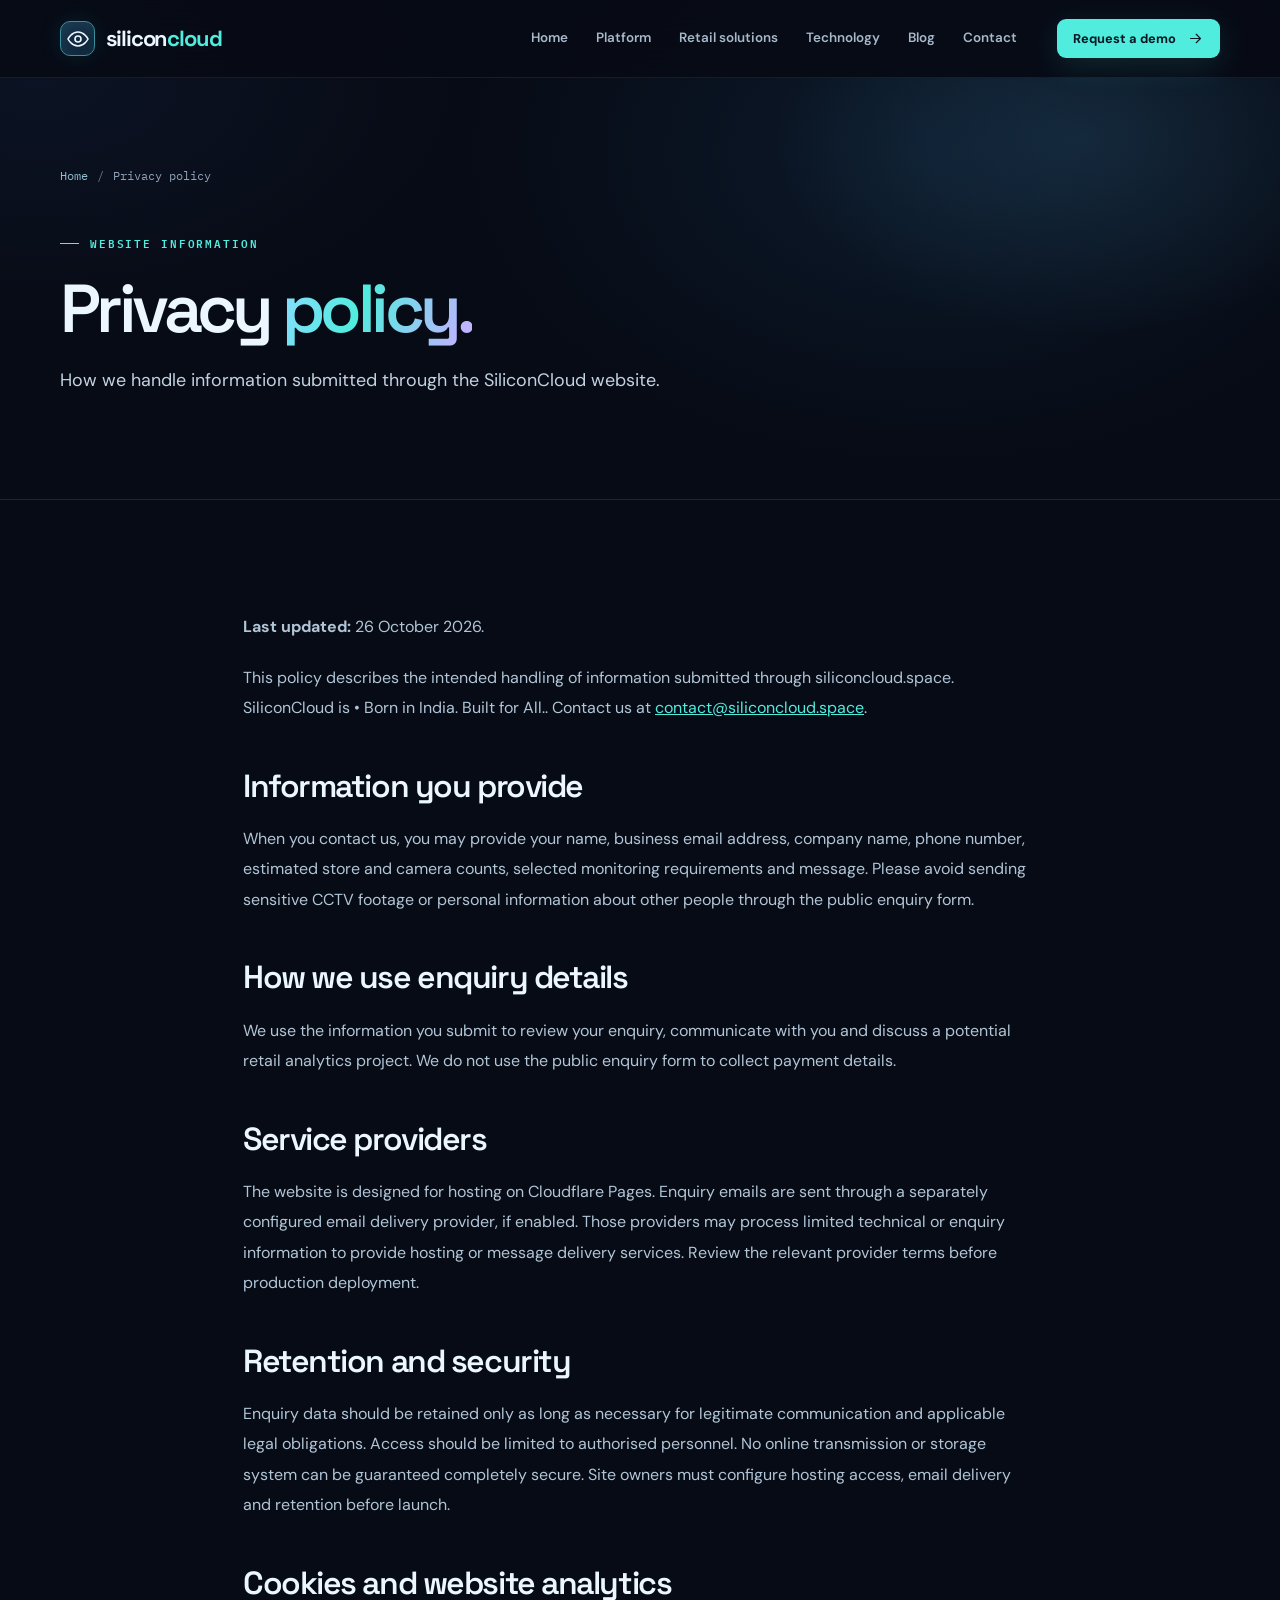
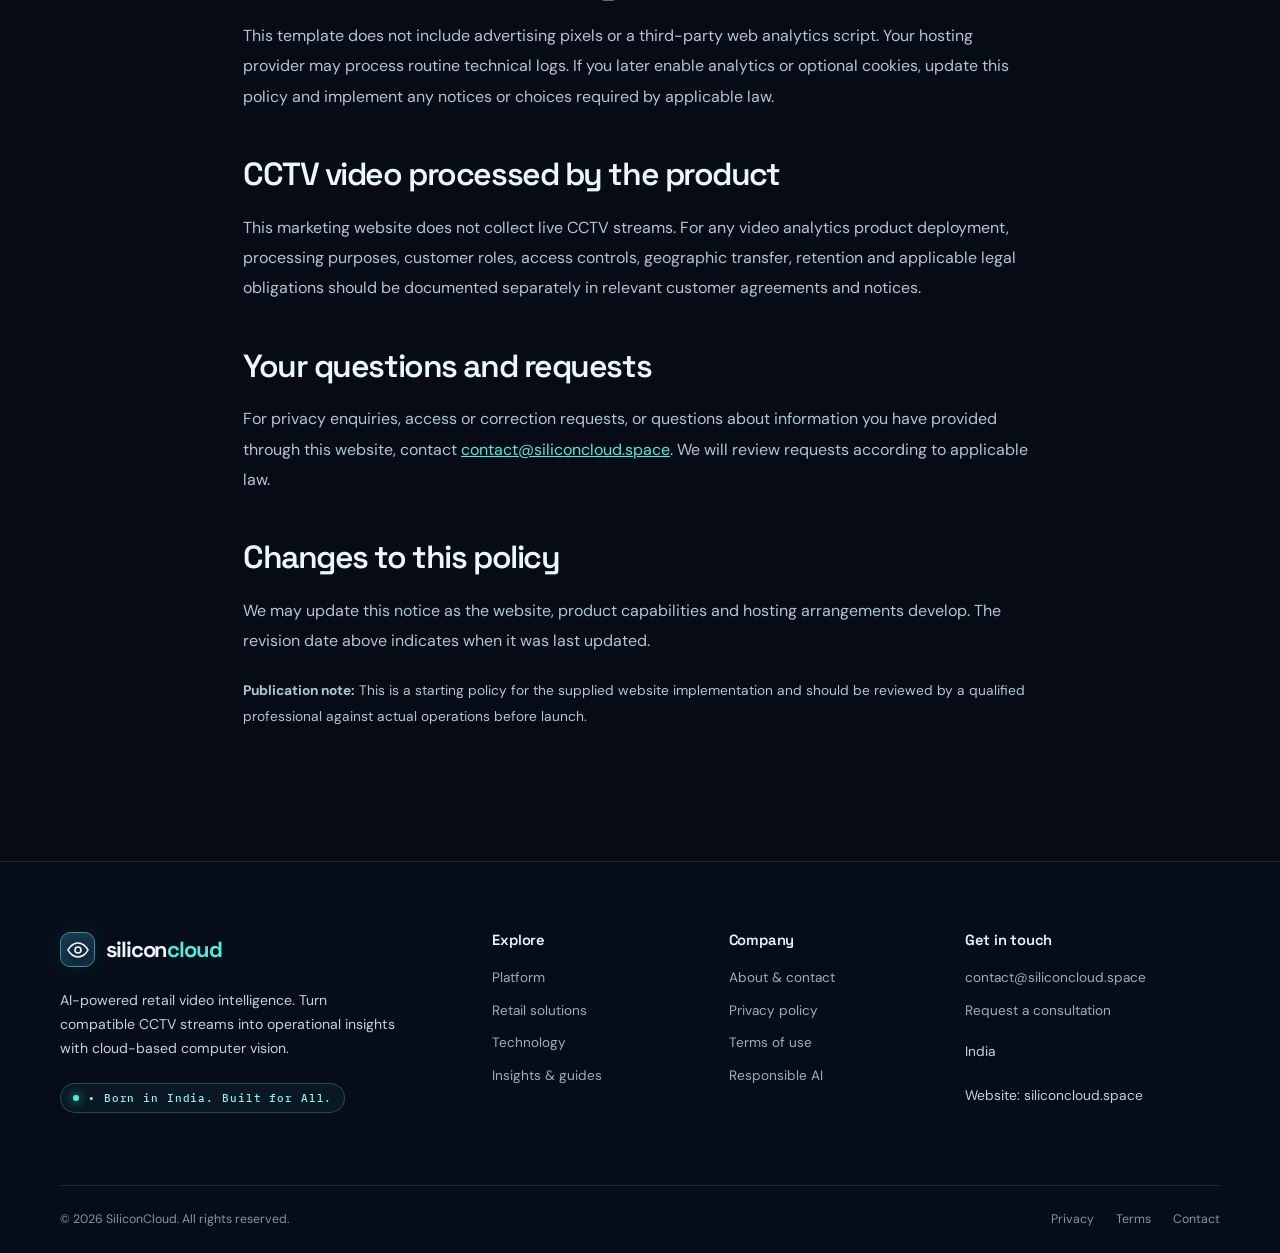
<file: privacy.html>
<!doctype html><html lang="en-IN"><head><meta charset="utf-8"><meta name="viewport" content="width=device-width,initial-scale=1"><meta name="theme-color" content="#070b15"><meta name="robots" content="index, follow"><title>Privacy Policy | SiliconCloud</title><meta name="description" content="SiliconCloud privacy policy for website enquiries, contact details, technical hosting and information handling."><link rel="canonical" href="https://siliconcloud.space/privacy"><link rel="icon" type="image/svg+xml" href="assets/favicon.svg"><link rel="preconnect" href="https://fonts.googleapis.com"><link rel="preconnect" href="https://fonts.gstatic.com" crossorigin><link rel="stylesheet" href="assets/styles.css"><meta property="og:type" content="website"><meta property="og:site_name" content="SiliconCloud"><meta property="og:title" content="Privacy Policy | SiliconCloud"><meta property="og:description" content="SiliconCloud privacy policy for website enquiries, contact details, technical hosting and information handling."><meta property="og:url" content="https://siliconcloud.space/privacy"><meta property="og:image" content="https://siliconcloud.space/assets/og-default.png"><meta name="twitter:card" content="summary_large_image"><meta name="twitter:title" content="Privacy Policy | SiliconCloud"><meta name="twitter:description" content="SiliconCloud privacy policy for website enquiries, contact details, technical hosting and information handling."><meta name="twitter:image" content="https://siliconcloud.space/assets/og-default.png"><script type="application/ld+json">{"@context": "https://schema.org", "@graph": [{"@type": "Organization", "@id": "https://siliconcloud.space/#organization", "name": "SiliconCloud", "url": "https://siliconcloud.space/", "email": "contact@siliconcloud.space", "address": {"@type": "PostalAddress", "addressLocality": "Delhi", "addressCountry": "IN"}}, {"@type": "WebSite", "@id": "https://siliconcloud.space/#website", "name": "SiliconCloud", "url": "https://siliconcloud.space/"}, {"@type": "WebPage", "@id": "https://siliconcloud.space/privacy#webpage", "url": "https://siliconcloud.space/privacy", "name": "Privacy Policy | SiliconCloud", "description": "SiliconCloud privacy policy for website enquiries, contact details, technical hosting and information handling.", "isPartOf": {"@id": "https://siliconcloud.space/#website"}}]}</script></head><body><a class="skip-link" href="https://siliconcloud.space/privacy#main-content">Skip to content</a><header class="topbar"><div class="wrap"><a class="brand" href="https://siliconcloud.space/" aria-label="SiliconCloud home"><span class="brandmark"><svg class="" viewBox="0 0 24 24" fill="none" stroke="currentColor" stroke-width="1.65" stroke-linecap="round" stroke-linejoin="round" aria-hidden="true"><path d="M2 12s3.5-7 10-7 10 7 10 7-3.5 7-10 7S2 12 2 12Z"/><circle cx="12" cy="12" r="3"/></svg></span><span>silicon<b>cloud</b></span></a><nav class="nav" id="main-navigation" data-nav aria-label="Main navigation"><a href="https://siliconcloud.space/" >Home</a><a href="https://siliconcloud.space/platform" >Platform</a><a href="https://siliconcloud.space/retail-solutions" >Retail solutions</a><a href="https://siliconcloud.space/technology" >Technology</a><a href="https://siliconcloud.space/blog" >Blog</a><a href="https://siliconcloud.space/contact" >Contact</a><a class="btn btn-primary nav-cta" href="https://siliconcloud.space/contact">Request a demo <svg class="" viewBox="0 0 24 24" fill="none" stroke="currentColor" stroke-width="1.65" stroke-linecap="round" stroke-linejoin="round" aria-hidden="true"><path d="M5 12h14m-6-6 6 6-6 6"/></svg></a></nav><a class="btn btn-primary btn-small nav-action" href="https://siliconcloud.space/contact">Request a demo <svg class="" viewBox="0 0 24 24" fill="none" stroke="currentColor" stroke-width="1.65" stroke-linecap="round" stroke-linejoin="round" aria-hidden="true"><path d="M5 12h14m-6-6 6 6-6 6"/></svg></a><button class="nav-toggle" type="button" data-nav-toggle aria-expanded="false" aria-controls="main-navigation" aria-label="Toggle menu"><svg class="" viewBox="0 0 24 24" fill="none" stroke="currentColor" stroke-width="1.65" stroke-linecap="round" stroke-linejoin="round" aria-hidden="true"><path d="M4 7h16M4 12h16M4 17h16"/></svg></button></div></header><main id="main-content"><section class="page-hero"><div class="wrap"><div class="breadcrumb"><a href="https://siliconcloud.space/">Home</a><span>/</span>Privacy policy</div><div class="eyebrow">WEBSITE INFORMATION</div><h1>Privacy <span class="gradient-text">policy.</span></h1><p class="lead">How we handle information submitted through the SiliconCloud website.</p></div></section><section class="section"><div class="wrap legal-page"><p><strong>Last updated:</strong> 26 October 2026.</p><p>This policy describes the intended handling of information submitted through siliconcloud.space. SiliconCloud is • Born in India. Built for All.. Contact us at <a href="mailto:contact@siliconcloud.space">contact@siliconcloud.space</a>.</p><h2>Information you provide</h2><p>When you contact us, you may provide your name, business email address, company name, phone number, estimated store and camera counts, selected monitoring requirements and message. Please avoid sending sensitive CCTV footage or personal information about other people through the public enquiry form.</p><h2>How we use enquiry details</h2><p>We use the information you submit to review your enquiry, communicate with you and discuss a potential retail analytics project. We do not use the public enquiry form to collect payment details.</p><h2>Service providers</h2><p>The website is designed for hosting on Cloudflare Pages. Enquiry emails are sent through a separately configured email delivery provider, if enabled. Those providers may process limited technical or enquiry information to provide hosting or message delivery services. Review the relevant provider terms before production deployment.</p><h2>Retention and security</h2><p>Enquiry data should be retained only as long as necessary for legitimate communication and applicable legal obligations. Access should be limited to authorised personnel. No online transmission or storage system can be guaranteed completely secure. Site owners must configure hosting access, email delivery and retention before launch.</p><h2>Cookies and website analytics</h2><p>This template does not include advertising pixels or a third-party web analytics script. Your hosting provider may process routine technical logs. If you later enable analytics or optional cookies, update this policy and implement any notices or choices required by applicable law.</p><h2>CCTV video processed by the product</h2><p>This marketing website does not collect live CCTV streams. For any video analytics product deployment, processing purposes, customer roles, access controls, geographic transfer, retention and applicable legal obligations should be documented separately in relevant customer agreements and notices.</p><h2>Your questions and requests</h2><p>For privacy enquiries, access or correction requests, or questions about information you have provided through this website, contact <a href="mailto:contact@siliconcloud.space">contact@siliconcloud.space</a>. We will review requests according to applicable law.</p><h2>Changes to this policy</h2><p>We may update this notice as the website, product capabilities and hosting arrangements develop. The revision date above indicates when it was last updated.</p><p class="text-small muted"><strong>Publication note:</strong> This is a starting policy for the supplied website implementation and should be reviewed by a qualified professional against actual operations before launch.</p></div></section></main><footer class="site-footer"><div class="wrap"><div class="footer-grid"><div class="footer-intro"><a class="brand" href="https://siliconcloud.space/"><span class="brandmark"><svg class="" viewBox="0 0 24 24" fill="none" stroke="currentColor" stroke-width="1.65" stroke-linecap="round" stroke-linejoin="round" aria-hidden="true"><path d="M2 12s3.5-7 10-7 10 7 10 7-3.5 7-10 7S2 12 2 12Z"/><circle cx="12" cy="12" r="3"/></svg></span><span>silicon<b>cloud</b></span></a><p>AI-powered retail video intelligence. Turn compatible CCTV streams into operational insights with cloud-based computer vision.</p><div class="signal-chip"><span></span> • Born in India. Built for All.</div></div><div class="footer-col"><h4>Explore</h4><a href="https://siliconcloud.space/platform">Platform</a><a href="https://siliconcloud.space/retail-solutions">Retail solutions</a><a href="https://siliconcloud.space/technology">Technology</a><a href="https://siliconcloud.space/blog">Insights & guides</a></div><div class="footer-col"><h4>Company</h4><a href="https://siliconcloud.space/contact">About & contact</a><a href="https://siliconcloud.space/privacy">Privacy policy</a><a href="https://siliconcloud.space/terms">Terms of use</a><a href="https://siliconcloud.space/blog/video-analytics-privacy-security">Responsible AI</a></div><div class="footer-col"><h4>Get in touch</h4><a href="mailto:contact@siliconcloud.space">contact@siliconcloud.space</a><a href="https://siliconcloud.space/contact">Request a consultation</a><p class="text-small" style="margin-top:18px">India</p><p class="text-small">Website: siliconcloud.space</p></div></div><div class="footer-bottom"><p>© 2026 SiliconCloud. All rights reserved.</p><div class="footer-bottom-links"><a href="https://siliconcloud.space/privacy">Privacy</a><a href="https://siliconcloud.space/terms">Terms</a><a href="https://siliconcloud.space/contact">Contact</a></div></div></div></footer><script src="assets/app.js" defer></script></body></html>
</file>
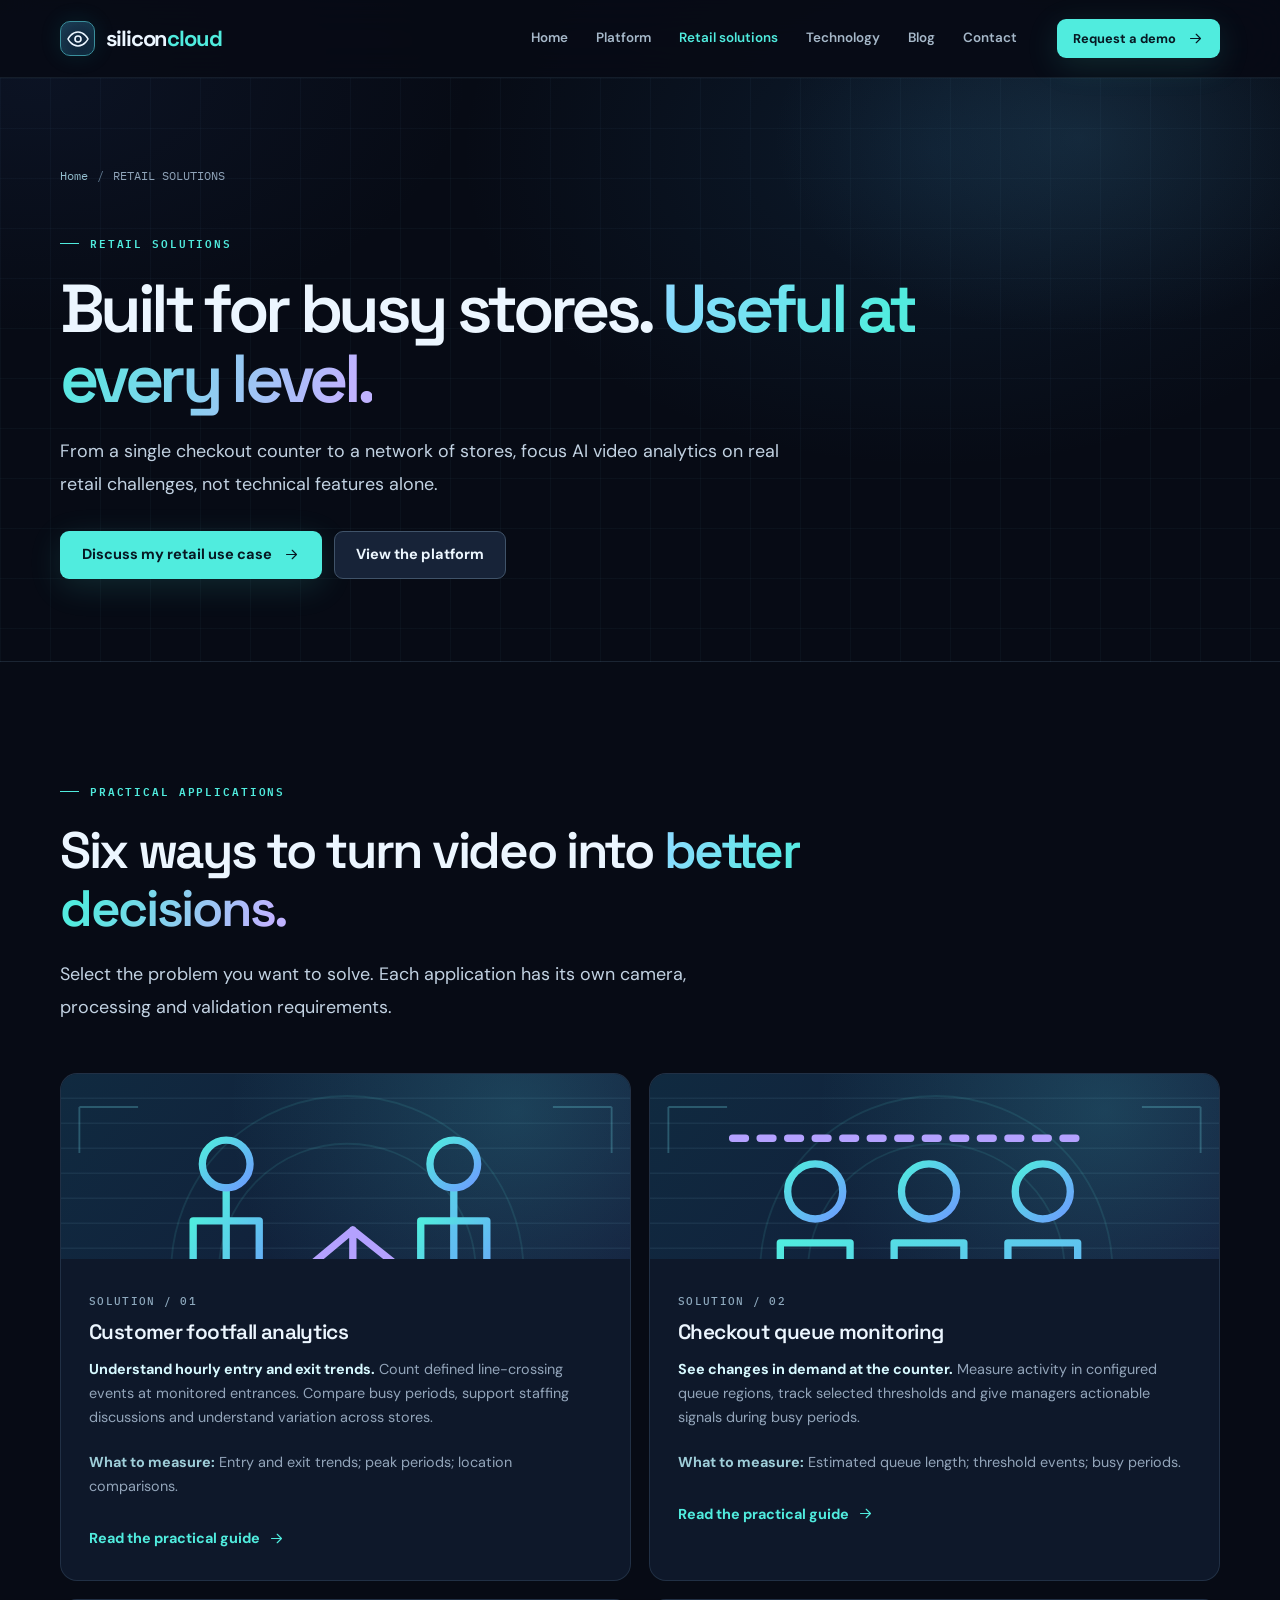
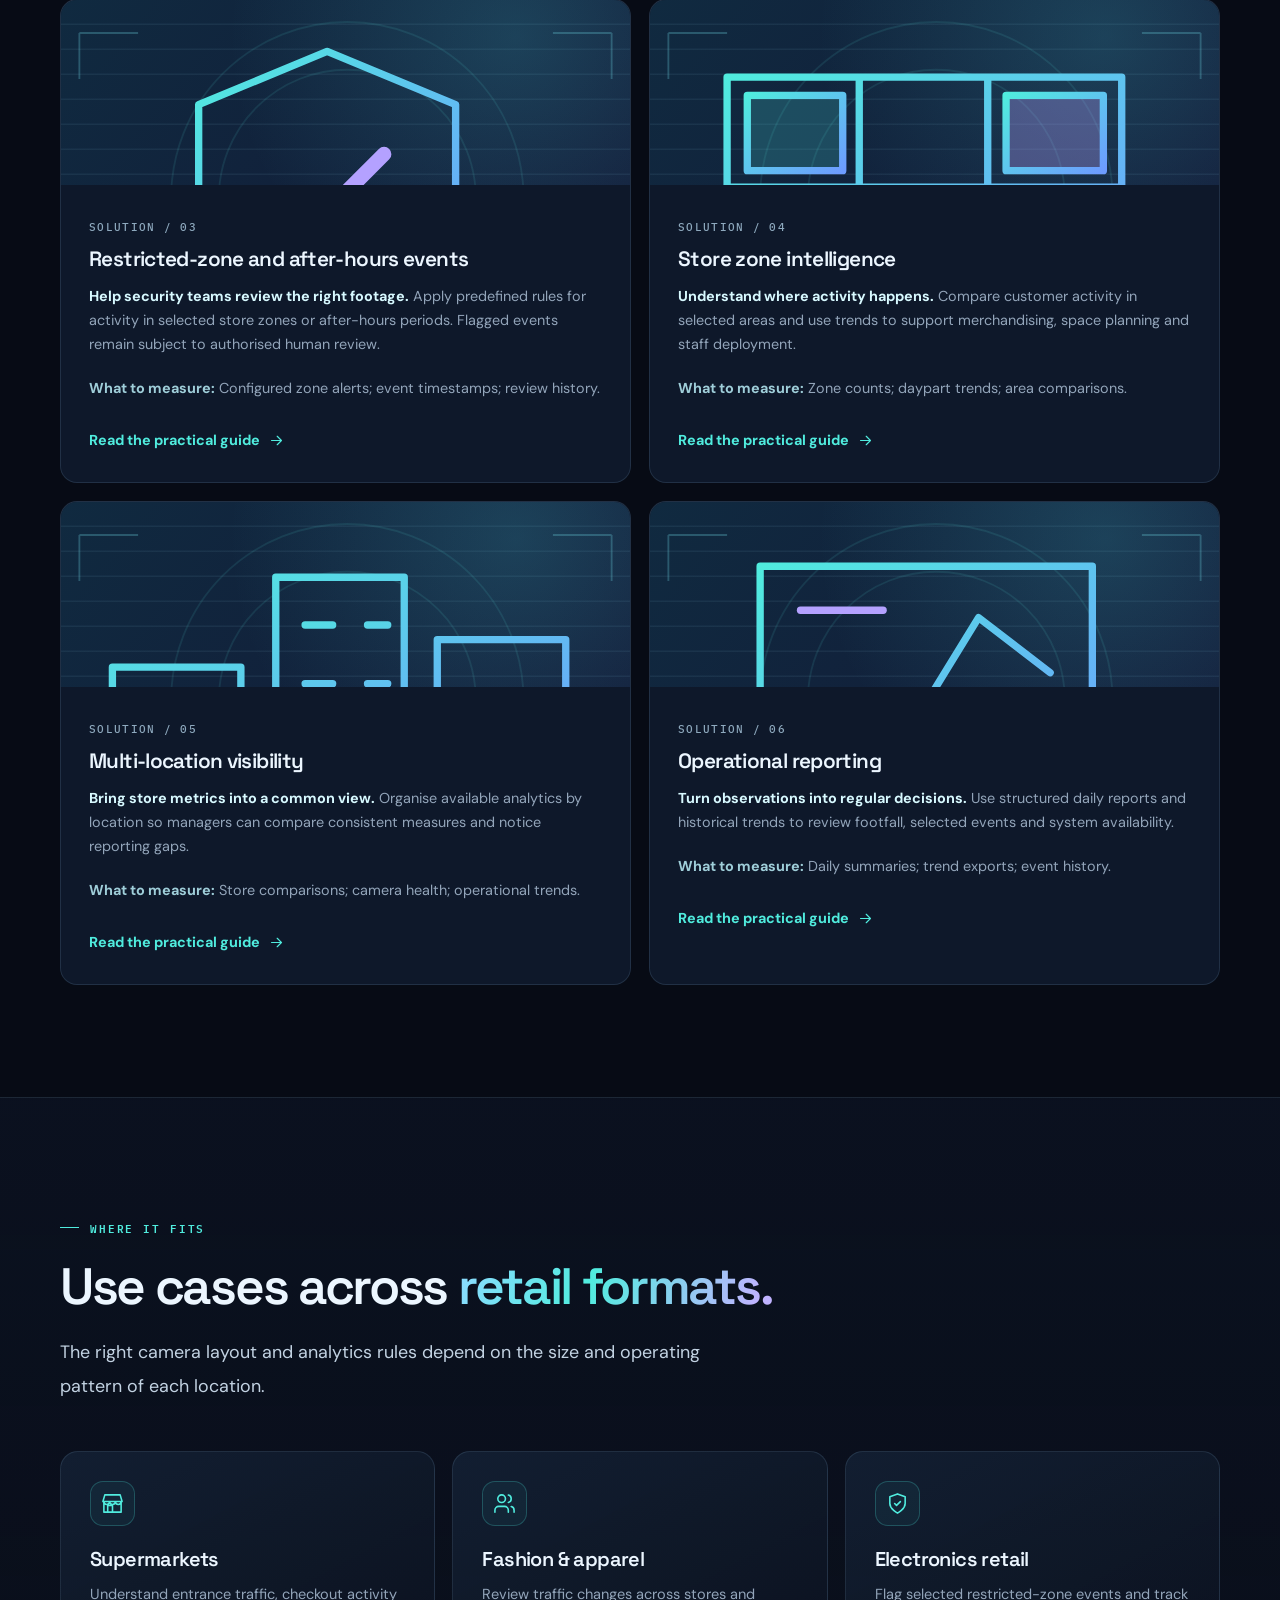
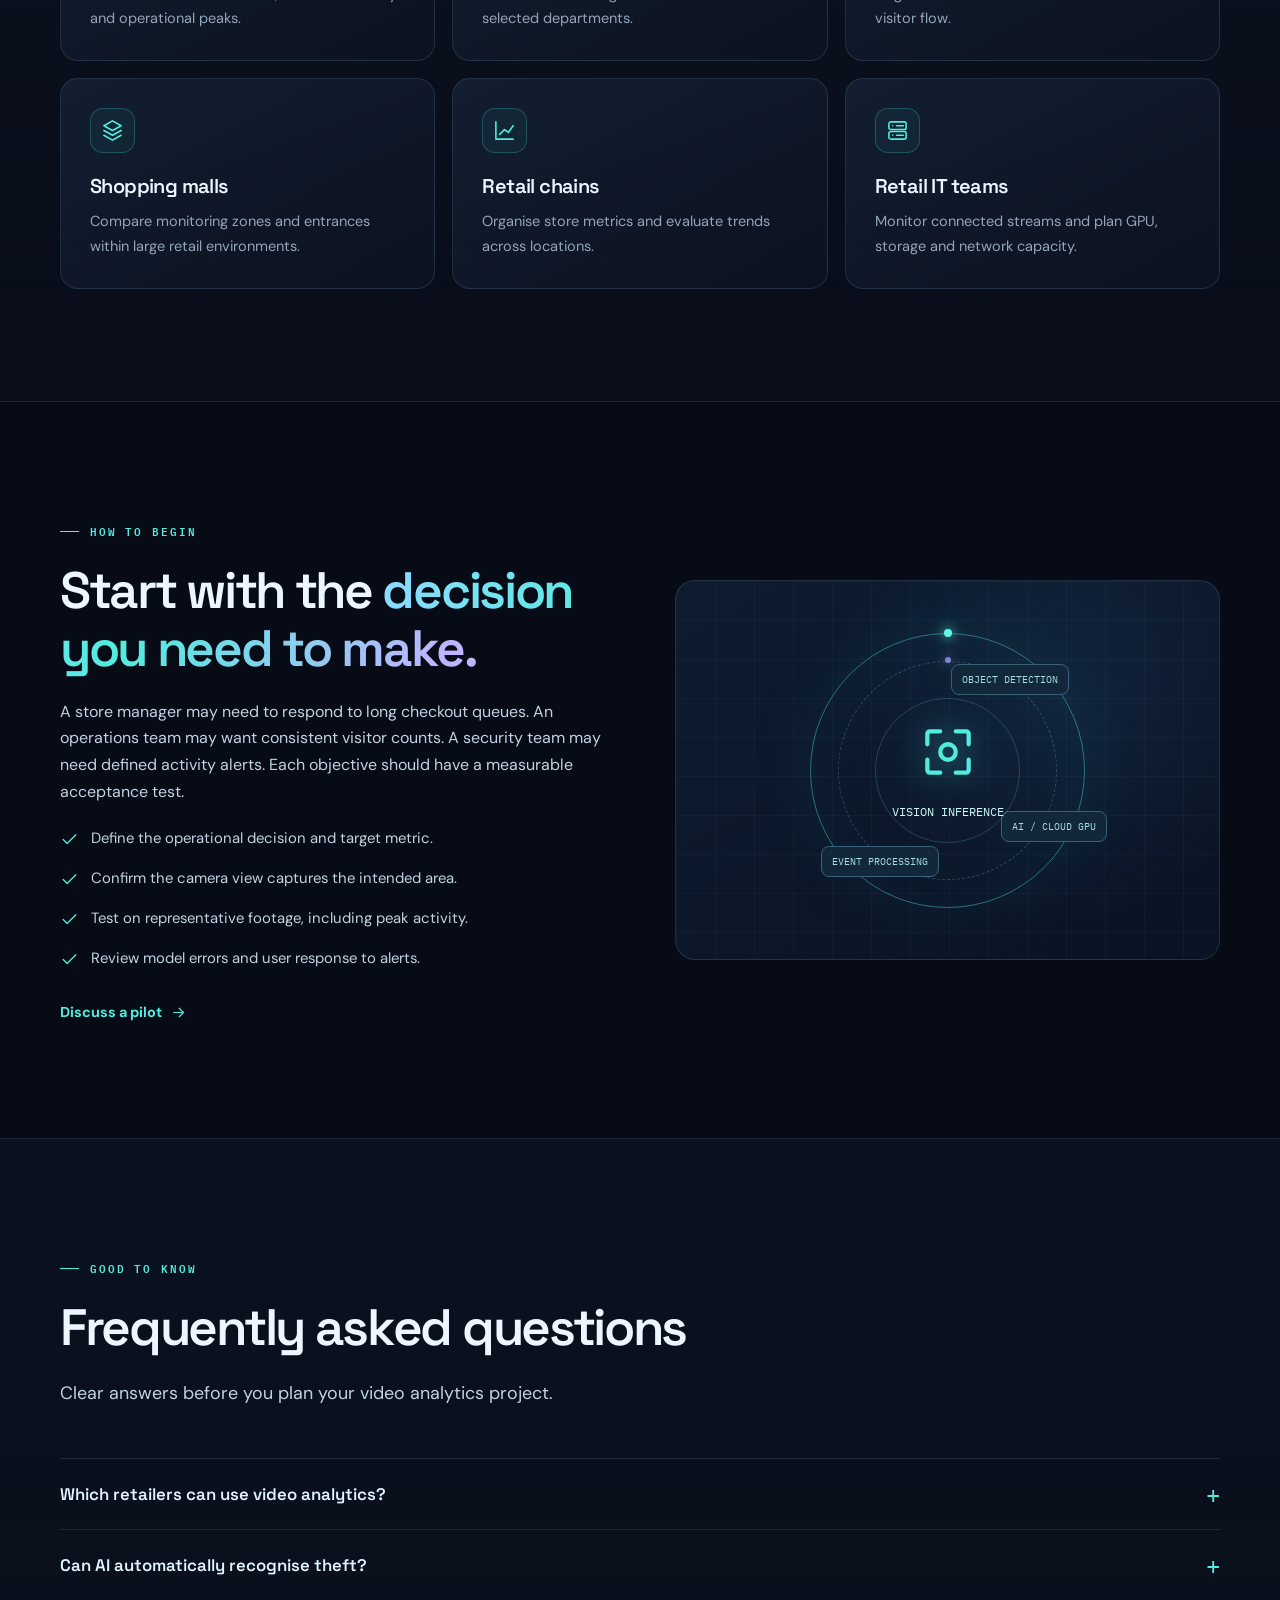
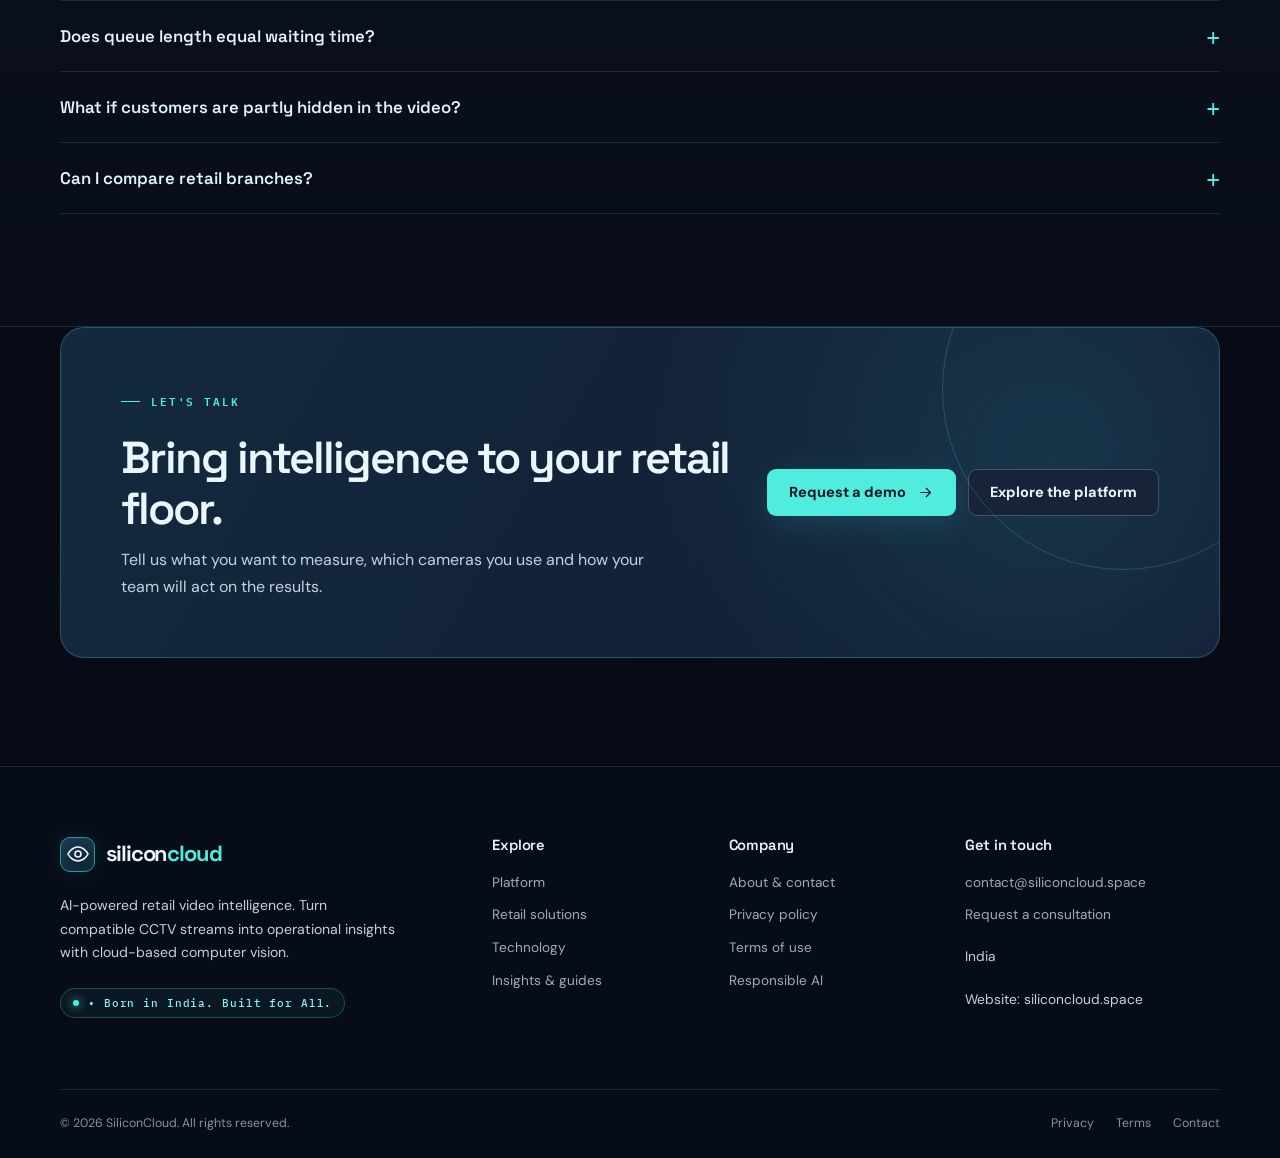
<file: retail-solutions.html>
<!doctype html><html lang="en-IN"><head><meta charset="utf-8"><meta name="viewport" content="width=device-width,initial-scale=1"><meta name="theme-color" content="#070b15"><meta name="robots" content="index, follow"><title>AI Video Analytics Solutions for Retail | SiliconCloud</title><meta name="description" content="Retail video analytics for footfall counting, queue monitoring, zone activity and selected event detection. Explore SiliconCloud use cases."><link rel="canonical" href="https://siliconcloud.space/retail-solutions"><link rel="icon" type="image/svg+xml" href="assets/favicon.svg"><link rel="preconnect" href="https://fonts.googleapis.com"><link rel="preconnect" href="https://fonts.gstatic.com" crossorigin><link rel="stylesheet" href="assets/styles.css"><meta property="og:type" content="website"><meta property="og:site_name" content="SiliconCloud"><meta property="og:title" content="AI Video Analytics Solutions for Retail | SiliconCloud"><meta property="og:description" content="Retail video analytics for footfall counting, queue monitoring, zone activity and selected event detection. Explore SiliconCloud use cases."><meta property="og:url" content="https://siliconcloud.space/retail-solutions"><meta property="og:image" content="https://siliconcloud.space/assets/og-default.png"><meta name="twitter:card" content="summary_large_image"><meta name="twitter:title" content="AI Video Analytics Solutions for Retail | SiliconCloud"><meta name="twitter:description" content="Retail video analytics for footfall counting, queue monitoring, zone activity and selected event detection. Explore SiliconCloud use cases."><meta name="twitter:image" content="https://siliconcloud.space/assets/og-default.png"><script type="application/ld+json">{"@context": "https://schema.org", "@graph": [{"@type": "Organization", "@id": "https://siliconcloud.space/#organization", "name": "SiliconCloud", "url": "https://siliconcloud.space/", "email": "contact@siliconcloud.space", "address": {"@type": "PostalAddress", "addressLocality": "Delhi", "addressCountry": "IN"}}, {"@type": "WebSite", "@id": "https://siliconcloud.space/#website", "name": "SiliconCloud", "url": "https://siliconcloud.space/"}, {"@type": "WebPage", "@id": "https://siliconcloud.space/retail-solutions#webpage", "url": "https://siliconcloud.space/retail-solutions", "name": "AI Video Analytics Solutions for Retail | SiliconCloud", "description": "Retail video analytics for footfall counting, queue monitoring, zone activity and selected event detection. Explore SiliconCloud use cases.", "isPartOf": {"@id": "https://siliconcloud.space/#website"}}]}</script></head><body><a class="skip-link" href="https://siliconcloud.space/retail-solutions#main-content">Skip to content</a><header class="topbar"><div class="wrap"><a class="brand" href="https://siliconcloud.space/" aria-label="SiliconCloud home"><span class="brandmark"><svg class="" viewBox="0 0 24 24" fill="none" stroke="currentColor" stroke-width="1.65" stroke-linecap="round" stroke-linejoin="round" aria-hidden="true"><path d="M2 12s3.5-7 10-7 10 7 10 7-3.5 7-10 7S2 12 2 12Z"/><circle cx="12" cy="12" r="3"/></svg></span><span>silicon<b>cloud</b></span></a><nav class="nav" id="main-navigation" data-nav aria-label="Main navigation"><a href="https://siliconcloud.space/" >Home</a><a href="https://siliconcloud.space/platform" >Platform</a><a href="https://siliconcloud.space/retail-solutions" aria-current="page">Retail solutions</a><a href="https://siliconcloud.space/technology" >Technology</a><a href="https://siliconcloud.space/blog" >Blog</a><a href="https://siliconcloud.space/contact" >Contact</a><a class="btn btn-primary nav-cta" href="https://siliconcloud.space/contact">Request a demo <svg class="" viewBox="0 0 24 24" fill="none" stroke="currentColor" stroke-width="1.65" stroke-linecap="round" stroke-linejoin="round" aria-hidden="true"><path d="M5 12h14m-6-6 6 6-6 6"/></svg></a></nav><a class="btn btn-primary btn-small nav-action" href="https://siliconcloud.space/contact">Request a demo <svg class="" viewBox="0 0 24 24" fill="none" stroke="currentColor" stroke-width="1.65" stroke-linecap="round" stroke-linejoin="round" aria-hidden="true"><path d="M5 12h14m-6-6 6 6-6 6"/></svg></a><button class="nav-toggle" type="button" data-nav-toggle aria-expanded="false" aria-controls="main-navigation" aria-label="Toggle menu"><svg class="" viewBox="0 0 24 24" fill="none" stroke="currentColor" stroke-width="1.65" stroke-linecap="round" stroke-linejoin="round" aria-hidden="true"><path d="M4 7h16M4 12h16M4 17h16"/></svg></button></div></header><main id="main-content"><section class="page-hero grid-overlay"><div class="wrap"><div class="breadcrumb"><a href="https://siliconcloud.space/">Home</a><span>/</span>RETAIL SOLUTIONS</div><div class="eyebrow">RETAIL SOLUTIONS</div><h1>Built for busy stores. <span class="gradient-text">Useful at every level.</span></h1><p class="lead">From a single checkout counter to a network of stores, focus AI video analytics on real retail challenges, not technical features alone.</p><div class="btn-group"><a class="btn btn-primary" href="https://siliconcloud.space/contact">Discuss my retail use case<svg class="" viewBox="0 0 24 24" fill="none" stroke="currentColor" stroke-width="1.65" stroke-linecap="round" stroke-linejoin="round" aria-hidden="true"><path d="M5 12h14m-6-6 6 6-6 6"/></svg></a><a class="btn btn-secondary" href="https://siliconcloud.space/platform">View the platform</a></div></div></section><section class="section"><div class="wrap"><div class="section-heading  reveal"><div class="eyebrow">PRACTICAL APPLICATIONS</div><h2>Six ways to turn video into <span class="gradient-text">better decisions.</span></h2><p class="lead">Select the problem you want to solve. Each application has its own camera, processing and validation requirements.</p></div><div class="case-grid"><article class="case reveal" id="solution-1"><div class="case-graphic"><svg class="case-art case-art-footfall" viewBox="0 0 310 197" xmlns="http://www.w3.org/2000/svg" aria-hidden="true"><defs><linearGradient id="gfootfall" x1="0" y1="0" x2="1" y2="1"><stop stop-color="#50ecde"/><stop offset="1" stop-color="#6d9cff"/></linearGradient></defs><circle cx="156" cy="108" r="96" fill="none" stroke="#5ee7dc" stroke-opacity=".1"/><circle cx="156" cy="108" r="70" fill="none" stroke="#5ee7dc" stroke-opacity=".1"/><g stroke="url(#gfootfall)" fill="none" stroke-width="4" stroke-linecap="round" stroke-linejoin="round"><path d="M35 142h235M90 62v82M214 62v82"/><g class="visitor-one"><circle cx="90" cy="49" r="13"/><path d="M72 80h36v48H72z"/></g><g class="visitor-two"><circle cx="214" cy="49" r="13"/><path d="M196 80h36v48h-36z"/></g><path class="footfall-arrow" d="m135 105 24-20 25 20m-25-20v54" stroke="#b4a1ff"/></g><path d="M10 18h32M10 18v25M300 18h-32M300 18v25M10 180h32M10 180v-25M300 180h-32M300 180v-25" stroke="#69c9d7" stroke-opacity=".3"/></svg></div><div class="case-copy"><span class="card-tag">SOLUTION / 01</span><h3>Customer footfall analytics</h3><p><strong style="color:#d7f9ff">Understand hourly entry and exit trends.</strong> Count defined line-crossing events at monitored entrances. Compare busy periods, support staffing discussions and understand variation across stores.</p><p class="text-small"><strong style="color:#9fced9">What to measure:</strong> Entry and exit trends; peak periods; location comparisons.</p><a class="text-link" href="https://siliconcloud.space/blog/customer-footfall-counting-cctv">Read the practical guide <svg class="" viewBox="0 0 24 24" fill="none" stroke="currentColor" stroke-width="1.65" stroke-linecap="round" stroke-linejoin="round" aria-hidden="true"><path d="M5 12h14m-6-6 6 6-6 6"/></svg></a></div></article><article class="case reveal" id="solution-2"><div class="case-graphic"><svg class="case-art case-art-queue" viewBox="0 0 310 197" xmlns="http://www.w3.org/2000/svg" aria-hidden="true"><defs><linearGradient id="gqueue" x1="0" y1="0" x2="1" y2="1"><stop stop-color="#50ecde"/><stop offset="1" stop-color="#6d9cff"/></linearGradient></defs><circle cx="156" cy="108" r="96" fill="none" stroke="#5ee7dc" stroke-opacity=".1"/><circle cx="156" cy="108" r="70" fill="none" stroke="#5ee7dc" stroke-opacity=".1"/><g stroke="url(#gqueue)" fill="none" stroke-width="4" stroke-linecap="round" stroke-linejoin="round"><path d="M32 150h246"/><circle cx="90" cy="64" r="15"/><circle cx="152" cy="64" r="15"/><circle cx="214" cy="64" r="15"/><path d="M71 92h38v53H71zM133 92h38v53h-38zM195 92h38v53h-38z"/><path d="M45 35h190" class="queue-path" stroke="#b4a1ff" stroke-dasharray="7 8"/></g><path d="M10 18h32M10 18v25M300 18h-32M300 18v25M10 180h32M10 180v-25M300 180h-32M300 180v-25" stroke="#69c9d7" stroke-opacity=".3"/></svg></div><div class="case-copy"><span class="card-tag">SOLUTION / 02</span><h3>Checkout queue monitoring</h3><p><strong style="color:#d7f9ff">See changes in demand at the counter.</strong> Measure activity in configured queue regions, track selected thresholds and give managers actionable signals during busy periods.</p><p class="text-small"><strong style="color:#9fced9">What to measure:</strong> Estimated queue length; threshold events; busy periods.</p><a class="text-link" href="https://siliconcloud.space/blog/retail-queue-monitoring">Read the practical guide <svg class="" viewBox="0 0 24 24" fill="none" stroke="currentColor" stroke-width="1.65" stroke-linecap="round" stroke-linejoin="round" aria-hidden="true"><path d="M5 12h14m-6-6 6 6-6 6"/></svg></a></div></article><article class="case reveal" id="solution-3"><div class="case-graphic"><svg class="case-art case-art-security" viewBox="0 0 310 197" xmlns="http://www.w3.org/2000/svg" aria-hidden="true"><defs><linearGradient id="gsecurity" x1="0" y1="0" x2="1" y2="1"><stop stop-color="#50ecde"/><stop offset="1" stop-color="#6d9cff"/></linearGradient></defs><circle cx="156" cy="108" r="96" fill="none" stroke="#5ee7dc" stroke-opacity=".1"/><circle cx="156" cy="108" r="70" fill="none" stroke="#5ee7dc" stroke-opacity=".1"/><g stroke="url(#gsecurity)" fill="none" stroke-width="4" stroke-linecap="round" stroke-linejoin="round"><path d="M145 28 215 57v44c0 56-70 83-70 83s-70-27-70-83V57z"/><path class="security-check" d="m119 105 18 18 39-39" stroke="#b4a1ff" stroke-width="8"/></g><path d="M10 18h32M10 18v25M300 18h-32M300 18v25M10 180h32M10 180v-25M300 180h-32M300 180v-25" stroke="#69c9d7" stroke-opacity=".3"/></svg></div><div class="case-copy"><span class="card-tag">SOLUTION / 03</span><h3>Restricted-zone and after-hours events</h3><p><strong style="color:#d7f9ff">Help security teams review the right footage.</strong> Apply predefined rules for activity in selected store zones or after-hours periods. Flagged events remain subject to authorised human review.</p><p class="text-small"><strong style="color:#9fced9">What to measure:</strong> Configured zone alerts; event timestamps; review history.</p><a class="text-link" href="https://siliconcloud.space/blog/video-analytics-privacy-security">Read the practical guide <svg class="" viewBox="0 0 24 24" fill="none" stroke="currentColor" stroke-width="1.65" stroke-linecap="round" stroke-linejoin="round" aria-hidden="true"><path d="M5 12h14m-6-6 6 6-6 6"/></svg></a></div></article><article class="case reveal" id="solution-4"><div class="case-graphic"><svg class="case-art case-art-zone" viewBox="0 0 310 197" xmlns="http://www.w3.org/2000/svg" aria-hidden="true"><defs><linearGradient id="gzone" x1="0" y1="0" x2="1" y2="1"><stop stop-color="#50ecde"/><stop offset="1" stop-color="#6d9cff"/></linearGradient></defs><circle cx="156" cy="108" r="96" fill="none" stroke="#5ee7dc" stroke-opacity=".1"/><circle cx="156" cy="108" r="70" fill="none" stroke="#5ee7dc" stroke-opacity=".1"/><g stroke="url(#gzone)" fill="none" stroke-width="4" stroke-linecap="round" stroke-linejoin="round"><path d="M42 42h215v123H42zM114 42v123M184 42v123M42 102h215"/><rect class="zone-light zone-a" x="53" y="52" width="52" height="41" fill="#4bd8db" fill-opacity=".22"/><rect class="zone-light zone-b" x="124" y="110" width="50" height="45" fill="#4bd8db" fill-opacity=".45"/><rect class="zone-light zone-c" x="194" y="52" width="53" height="41" fill="#b4a1ff" fill-opacity=".33"/></g><path d="M10 18h32M10 18v25M300 18h-32M300 18v25M10 180h32M10 180v-25M300 180h-32M300 180v-25" stroke="#69c9d7" stroke-opacity=".3"/></svg></div><div class="case-copy"><span class="card-tag">SOLUTION / 04</span><h3>Store zone intelligence</h3><p><strong style="color:#d7f9ff">Understand where activity happens.</strong> Compare customer activity in selected areas and use trends to support merchandising, space planning and staff deployment.</p><p class="text-small"><strong style="color:#9fced9">What to measure:</strong> Zone counts; daypart trends; area comparisons.</p><a class="text-link" href="https://siliconcloud.space/platform">Read the practical guide <svg class="" viewBox="0 0 24 24" fill="none" stroke="currentColor" stroke-width="1.65" stroke-linecap="round" stroke-linejoin="round" aria-hidden="true"><path d="M5 12h14m-6-6 6 6-6 6"/></svg></a></div></article><article class="case reveal" id="solution-5"><div class="case-graphic"><svg class="case-art case-art-multistore" viewBox="0 0 310 197" xmlns="http://www.w3.org/2000/svg" aria-hidden="true"><defs><linearGradient id="gmultistore" x1="0" y1="0" x2="1" y2="1"><stop stop-color="#50ecde"/><stop offset="1" stop-color="#6d9cff"/></linearGradient></defs><circle cx="156" cy="108" r="96" fill="none" stroke="#5ee7dc" stroke-opacity=".1"/><circle cx="156" cy="108" r="70" fill="none" stroke="#5ee7dc" stroke-opacity=".1"/><g stroke="url(#gmultistore)" fill="none" stroke-width="4" stroke-linecap="round" stroke-linejoin="round"><path d="M28 161V90h70v71M117 161V41h70v120M205 161V75h70v86M28 161h247"/><path d="M44 109h16m18 0h10M44 133h16m18 0h10M133 67h15m19 0h11M133 99h15m19 0h11M133 129h15m19 0h11M222 103h14m20 0h8M222 129h14m20 0h8"/></g><path d="M10 18h32M10 18v25M300 18h-32M300 18v25M10 180h32M10 180v-25M300 180h-32M300 180v-25" stroke="#69c9d7" stroke-opacity=".3"/></svg></div><div class="case-copy"><span class="card-tag">SOLUTION / 05</span><h3>Multi-location visibility</h3><p><strong style="color:#d7f9ff">Bring store metrics into a common view.</strong> Organise available analytics by location so managers can compare consistent measures and notice reporting gaps.</p><p class="text-small"><strong style="color:#9fced9">What to measure:</strong> Store comparisons; camera health; operational trends.</p><a class="text-link" href="https://siliconcloud.space/technology">Read the practical guide <svg class="" viewBox="0 0 24 24" fill="none" stroke="currentColor" stroke-width="1.65" stroke-linecap="round" stroke-linejoin="round" aria-hidden="true"><path d="M5 12h14m-6-6 6 6-6 6"/></svg></a></div></article><article class="case reveal" id="solution-6"><div class="case-graphic"><svg class="case-art case-art-report" viewBox="0 0 310 197" xmlns="http://www.w3.org/2000/svg" aria-hidden="true"><defs><linearGradient id="greport" x1="0" y1="0" x2="1" y2="1"><stop stop-color="#50ecde"/><stop offset="1" stop-color="#6d9cff"/></linearGradient></defs><circle cx="156" cy="108" r="96" fill="none" stroke="#5ee7dc" stroke-opacity=".1"/><circle cx="156" cy="108" r="70" fill="none" stroke="#5ee7dc" stroke-opacity=".1"/><g stroke="url(#greport)" fill="none" stroke-width="4" stroke-linecap="round" stroke-linejoin="round"><path d="M60 35h181v137H60zM80 139l35-35 29 16 35-57 39 30"/><path d="M82 59h45" stroke="#b4a1ff"/></g><path d="M10 18h32M10 18v25M300 18h-32M300 18v25M10 180h32M10 180v-25M300 180h-32M300 180v-25" stroke="#69c9d7" stroke-opacity=".3"/></svg></div><div class="case-copy"><span class="card-tag">SOLUTION / 06</span><h3>Operational reporting</h3><p><strong style="color:#d7f9ff">Turn observations into regular decisions.</strong> Use structured daily reports and historical trends to review footfall, selected events and system availability.</p><p class="text-small"><strong style="color:#9fced9">What to measure:</strong> Daily summaries; trend exports; event history.</p><a class="text-link" href="https://siliconcloud.space/platform">Read the practical guide <svg class="" viewBox="0 0 24 24" fill="none" stroke="currentColor" stroke-width="1.65" stroke-linecap="round" stroke-linejoin="round" aria-hidden="true"><path d="M5 12h14m-6-6 6 6-6 6"/></svg></a></div></article></div></div></section>
    <section class="section section-dark"><div class="wrap"><div class="section-heading  reveal"><div class="eyebrow">WHERE IT FITS</div><h2>Use cases across <span class="gradient-text">retail formats.</span></h2><p class="lead">The right camera layout and analytics rules depend on the size and operating pattern of each location.</p></div><div class="card-grid"><article class="card reveal"><div class="card-icon "><svg class="" viewBox="0 0 24 24" fill="none" stroke="currentColor" stroke-width="1.65" stroke-linecap="round" stroke-linejoin="round" aria-hidden="true"><path d="M3 10h18v11H3zM2 10l2-7h16l2 7M7 21v-7h5v7M3 10a3 3 0 0 0 6 0 3 3 0 0 0 6 0 3 3 0 0 0 6 0"/></svg></div><h3>Supermarkets</h3><p>Understand entrance traffic, checkout activity and operational peaks.</p></article><article class="card reveal"><div class="card-icon "><svg class="" viewBox="0 0 24 24" fill="none" stroke="currentColor" stroke-width="1.65" stroke-linecap="round" stroke-linejoin="round" aria-hidden="true"><path d="M16 21v-2a4 4 0 0 0-4-4H6a4 4 0 0 0-4 4v2"/><circle cx="9" cy="7" r="4"/><path d="M22 21v-2a4 4 0 0 0-3-3.87M16 3.13a4 4 0 0 1 0 7.75"/></svg></div><h3>Fashion &amp; apparel</h3><p>Review traffic changes across stores and selected departments.</p></article><article class="card reveal"><div class="card-icon "><svg class="" viewBox="0 0 24 24" fill="none" stroke="currentColor" stroke-width="1.65" stroke-linecap="round" stroke-linejoin="round" aria-hidden="true"><path d="M12 22s8-4 8-10V5l-8-3-8 3v7c0 6 8 10 8 10Z"/><path d="m9 12 2 2 4-4"/></svg></div><h3>Electronics retail</h3><p>Flag selected restricted-zone events and track visitor flow.</p></article><article class="card reveal"><div class="card-icon "><svg class="" viewBox="0 0 24 24" fill="none" stroke="currentColor" stroke-width="1.65" stroke-linecap="round" stroke-linejoin="round" aria-hidden="true"><path d="m12 2 9 5-9 5-9-5 9-5Zm-9 10 9 5 9-5M3 17l9 5 9-5"/></svg></div><h3>Shopping malls</h3><p>Compare monitoring zones and entrances within large retail environments.</p></article><article class="card reveal"><div class="card-icon "><svg class="" viewBox="0 0 24 24" fill="none" stroke="currentColor" stroke-width="1.65" stroke-linecap="round" stroke-linejoin="round" aria-hidden="true"><path d="M3 3v18h18"/><path d="m7 16 5-5 4 3 5-7"/></svg></div><h3>Retail chains</h3><p>Organise store metrics and evaluate trends across locations.</p></article><article class="card reveal"><div class="card-icon "><svg class="" viewBox="0 0 24 24" fill="none" stroke="currentColor" stroke-width="1.65" stroke-linecap="round" stroke-linejoin="round" aria-hidden="true"><rect x="3" y="3" width="18" height="8" rx="2"/><rect x="3" y="13" width="18" height="8" rx="2"/><path d="M7 7h.01M7 17h.01M11 7h7M11 17h7"/></svg></div><h3>Retail IT teams</h3><p>Monitor connected streams and plan GPU, storage and network capacity.</p></article></div></div></section>
    <section class="section"><div class="wrap"><div class="split"><div class="reveal"><div class="eyebrow">HOW TO BEGIN</div><h2>Start with the <span class="gradient-text">decision you need to make.</span></h2><p>A store manager may need to respond to long checkout queues. An operations team may want consistent visitor counts. A security team may need defined activity alerts. Each objective should have a measurable acceptance test.</p><ul class="list-check"><li><svg class="" viewBox="0 0 24 24" fill="none" stroke="currentColor" stroke-width="1.65" stroke-linecap="round" stroke-linejoin="round" aria-hidden="true"><path d="m4 12 5 5L20 6"/></svg><span>Define the operational decision and target metric.</span></li><li><svg class="" viewBox="0 0 24 24" fill="none" stroke="currentColor" stroke-width="1.65" stroke-linecap="round" stroke-linejoin="round" aria-hidden="true"><path d="m4 12 5 5L20 6"/></svg><span>Confirm the camera view captures the intended area.</span></li><li><svg class="" viewBox="0 0 24 24" fill="none" stroke="currentColor" stroke-width="1.65" stroke-linecap="round" stroke-linejoin="round" aria-hidden="true"><path d="m4 12 5 5L20 6"/></svg><span>Test on representative footage, including peak activity.</span></li><li><svg class="" viewBox="0 0 24 24" fill="none" stroke="currentColor" stroke-width="1.65" stroke-linecap="round" stroke-linejoin="round" aria-hidden="true"><path d="m4 12 5 5L20 6"/></svg><span>Review model errors and user response to alerts.</span></li></ul><div style="margin-top:28px"><a class="text-link" href="https://siliconcloud.space/contact">Discuss a pilot <svg class="" viewBox="0 0 24 24" fill="none" stroke="currentColor" stroke-width="1.65" stroke-linecap="round" stroke-linejoin="round" aria-hidden="true"><path d="M5 12h14m-6-6 6 6-6 6"/></svg></a></div></div><div><div class="section-visual reveal"><div class="visual-ring"><span class="orbit-tracer tracer-a" aria-hidden="true"></span><span class="orbit-tracer tracer-b" aria-hidden="true"></span><div class="ring-core"><svg class="" viewBox="0 0 24 24" fill="none" stroke="currentColor" stroke-width="1.65" stroke-linecap="round" stroke-linejoin="round" aria-hidden="true"><path d="M4 9V5a1 1 0 0 1 1-1h4m6 0h4a1 1 0 0 1 1 1v4m0 6v4a1 1 0 0 1-1 1h-4m-6 0H5a1 1 0 0 1-1-1v-4"/><circle cx="12" cy="12" r="3"/></svg><b>VISION INFERENCE</b></div><span class="orbit-label one">OBJECT DETECTION</span><span class="orbit-label two">EVENT PROCESSING</span><span class="orbit-label three">AI / CLOUD GPU</span></div></div></div></div></div></section>
    <section class="section section-dark" id="faq"><div class="wrap"><div class="section-heading  reveal"><div class="eyebrow">Good to know</div><h2>Frequently asked questions</h2><p class="lead">Clear answers before you plan your video analytics project.</p></div><div class="faq-list"><details><summary>Which retailers can use video analytics?</summary><p>Relevant environments include supermarkets, fashion shops, electronics retailers, department stores and multi-location chains. Feasibility depends on camera coverage and the use case.</p></details><details><summary>Can AI automatically recognise theft?</summary><p>The described platform detects configured events, not criminal intent. Alerts need human review and must not be presented as conclusive evidence of theft.</p></details><details><summary>Does queue length equal waiting time?</summary><p>No. Queue length alone does not establish waiting time. A reliable waiting-time estimate requires additional measurement and validation.</p></details><details><summary>What if customers are partly hidden in the video?</summary><p>Occlusion, lighting and camera placement can reduce detection or tracking quality. These conditions should be included in pilot validation.</p></details><details><summary>Can I compare retail branches?</summary><p>Yes, if the planned deployment provides multi-store reporting. Use consistent counting definitions and address stream outages when interpreting results.</p></details></div></div></section><div class="prefooter"><div class="wrap"><div class="cta-panel reveal"><div><div class="eyebrow">LET'S TALK</div><h2>Bring intelligence to your retail floor.</h2><p>Tell us what you want to measure, which cameras you use and how your team will act on the results.</p></div><div class="btn-group"><a class="btn btn-primary" href="https://siliconcloud.space/contact">Request a demo<svg class="" viewBox="0 0 24 24" fill="none" stroke="currentColor" stroke-width="1.65" stroke-linecap="round" stroke-linejoin="round" aria-hidden="true"><path d="M5 12h14m-6-6 6 6-6 6"/></svg></a><a class="btn btn-secondary" href="https://siliconcloud.space/platform">Explore the platform</a></div></div></div></div></main><footer class="site-footer"><div class="wrap"><div class="footer-grid"><div class="footer-intro"><a class="brand" href="https://siliconcloud.space/"><span class="brandmark"><svg class="" viewBox="0 0 24 24" fill="none" stroke="currentColor" stroke-width="1.65" stroke-linecap="round" stroke-linejoin="round" aria-hidden="true"><path d="M2 12s3.5-7 10-7 10 7 10 7-3.5 7-10 7S2 12 2 12Z"/><circle cx="12" cy="12" r="3"/></svg></span><span>silicon<b>cloud</b></span></a><p>AI-powered retail video intelligence. Turn compatible CCTV streams into operational insights with cloud-based computer vision.</p><div class="signal-chip"><span></span> • Born in India. Built for All.</div></div><div class="footer-col"><h4>Explore</h4><a href="https://siliconcloud.space/platform">Platform</a><a href="https://siliconcloud.space/retail-solutions">Retail solutions</a><a href="https://siliconcloud.space/technology">Technology</a><a href="https://siliconcloud.space/blog">Insights & guides</a></div><div class="footer-col"><h4>Company</h4><a href="https://siliconcloud.space/contact">About & contact</a><a href="https://siliconcloud.space/privacy">Privacy policy</a><a href="https://siliconcloud.space/terms">Terms of use</a><a href="https://siliconcloud.space/blog/video-analytics-privacy-security">Responsible AI</a></div><div class="footer-col"><h4>Get in touch</h4><a href="mailto:contact@siliconcloud.space">contact@siliconcloud.space</a><a href="https://siliconcloud.space/contact">Request a consultation</a><p class="text-small" style="margin-top:18px">India</p><p class="text-small">Website: siliconcloud.space</p></div></div><div class="footer-bottom"><p>© 2026 SiliconCloud. All rights reserved.</p><div class="footer-bottom-links"><a href="https://siliconcloud.space/privacy">Privacy</a><a href="https://siliconcloud.space/terms">Terms</a><a href="https://siliconcloud.space/contact">Contact</a></div></div></div></footer><script src="assets/app.js" defer></script></body></html>
</file>
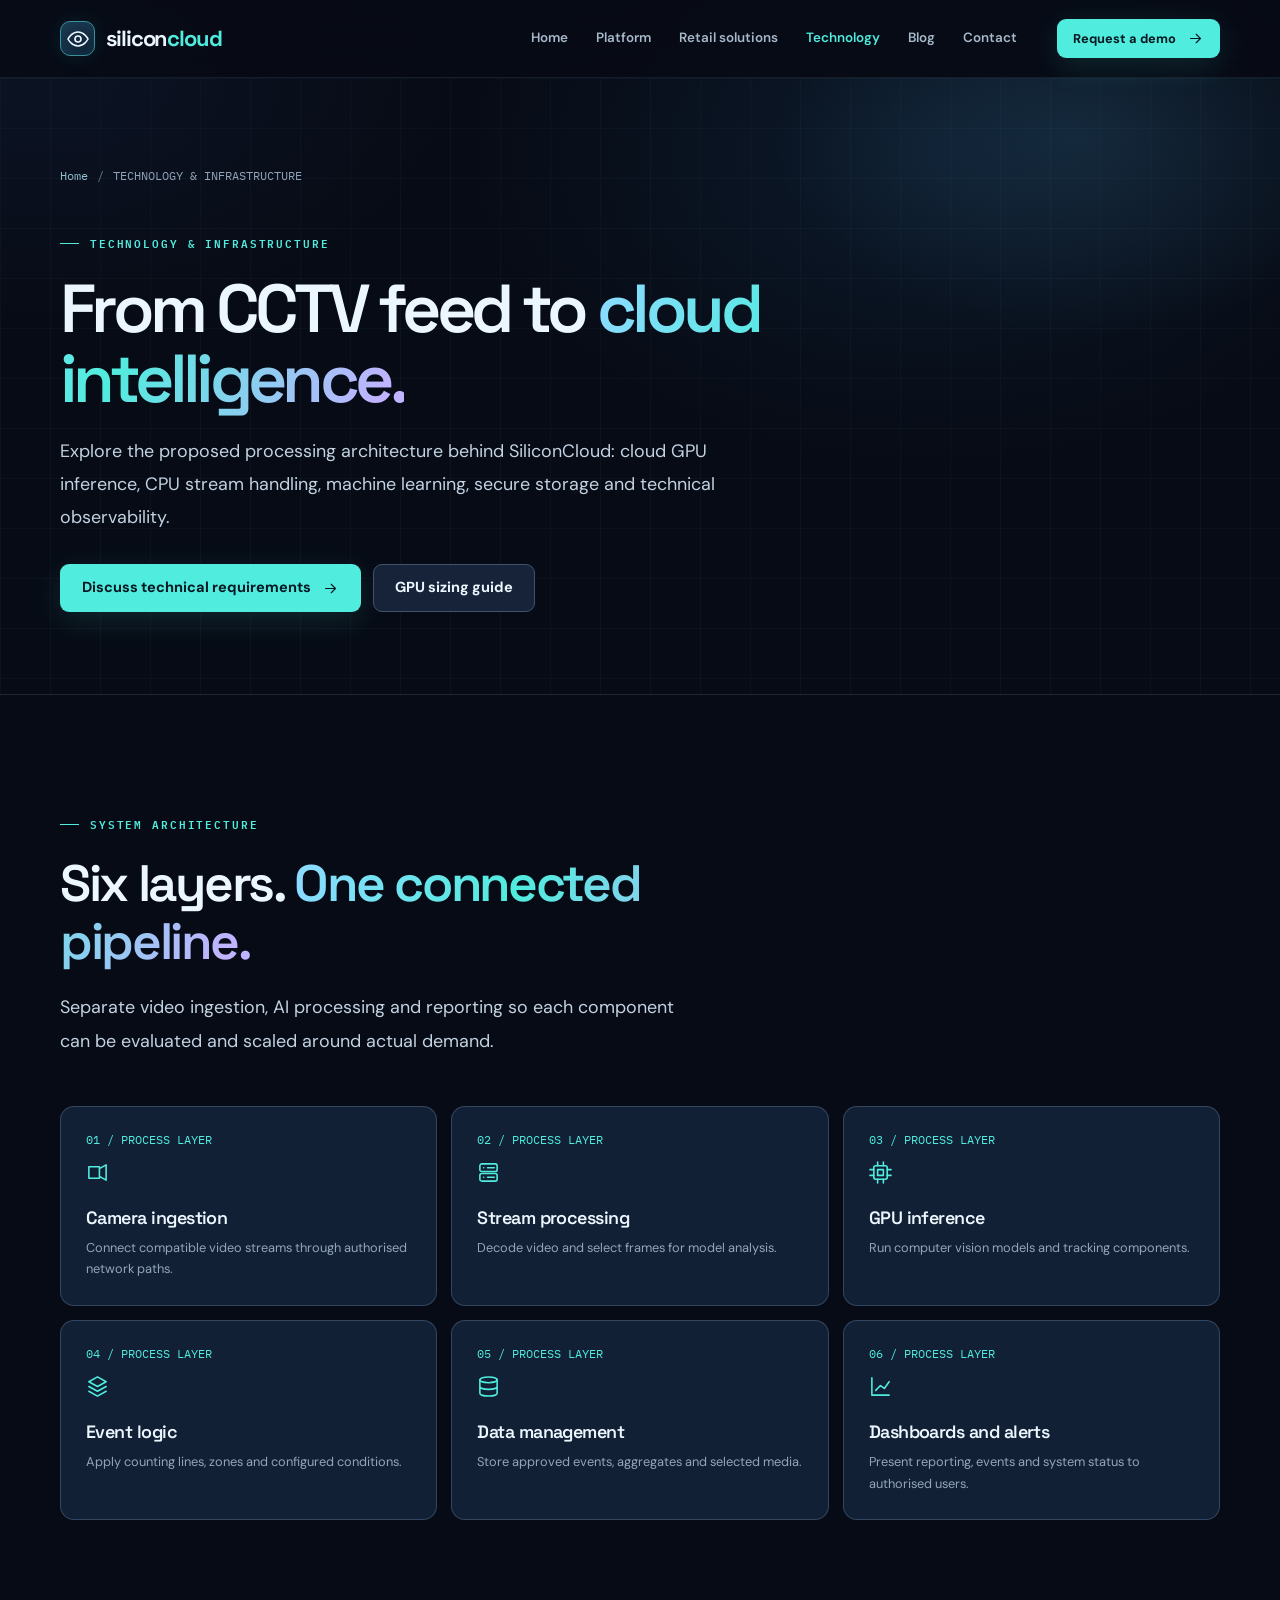
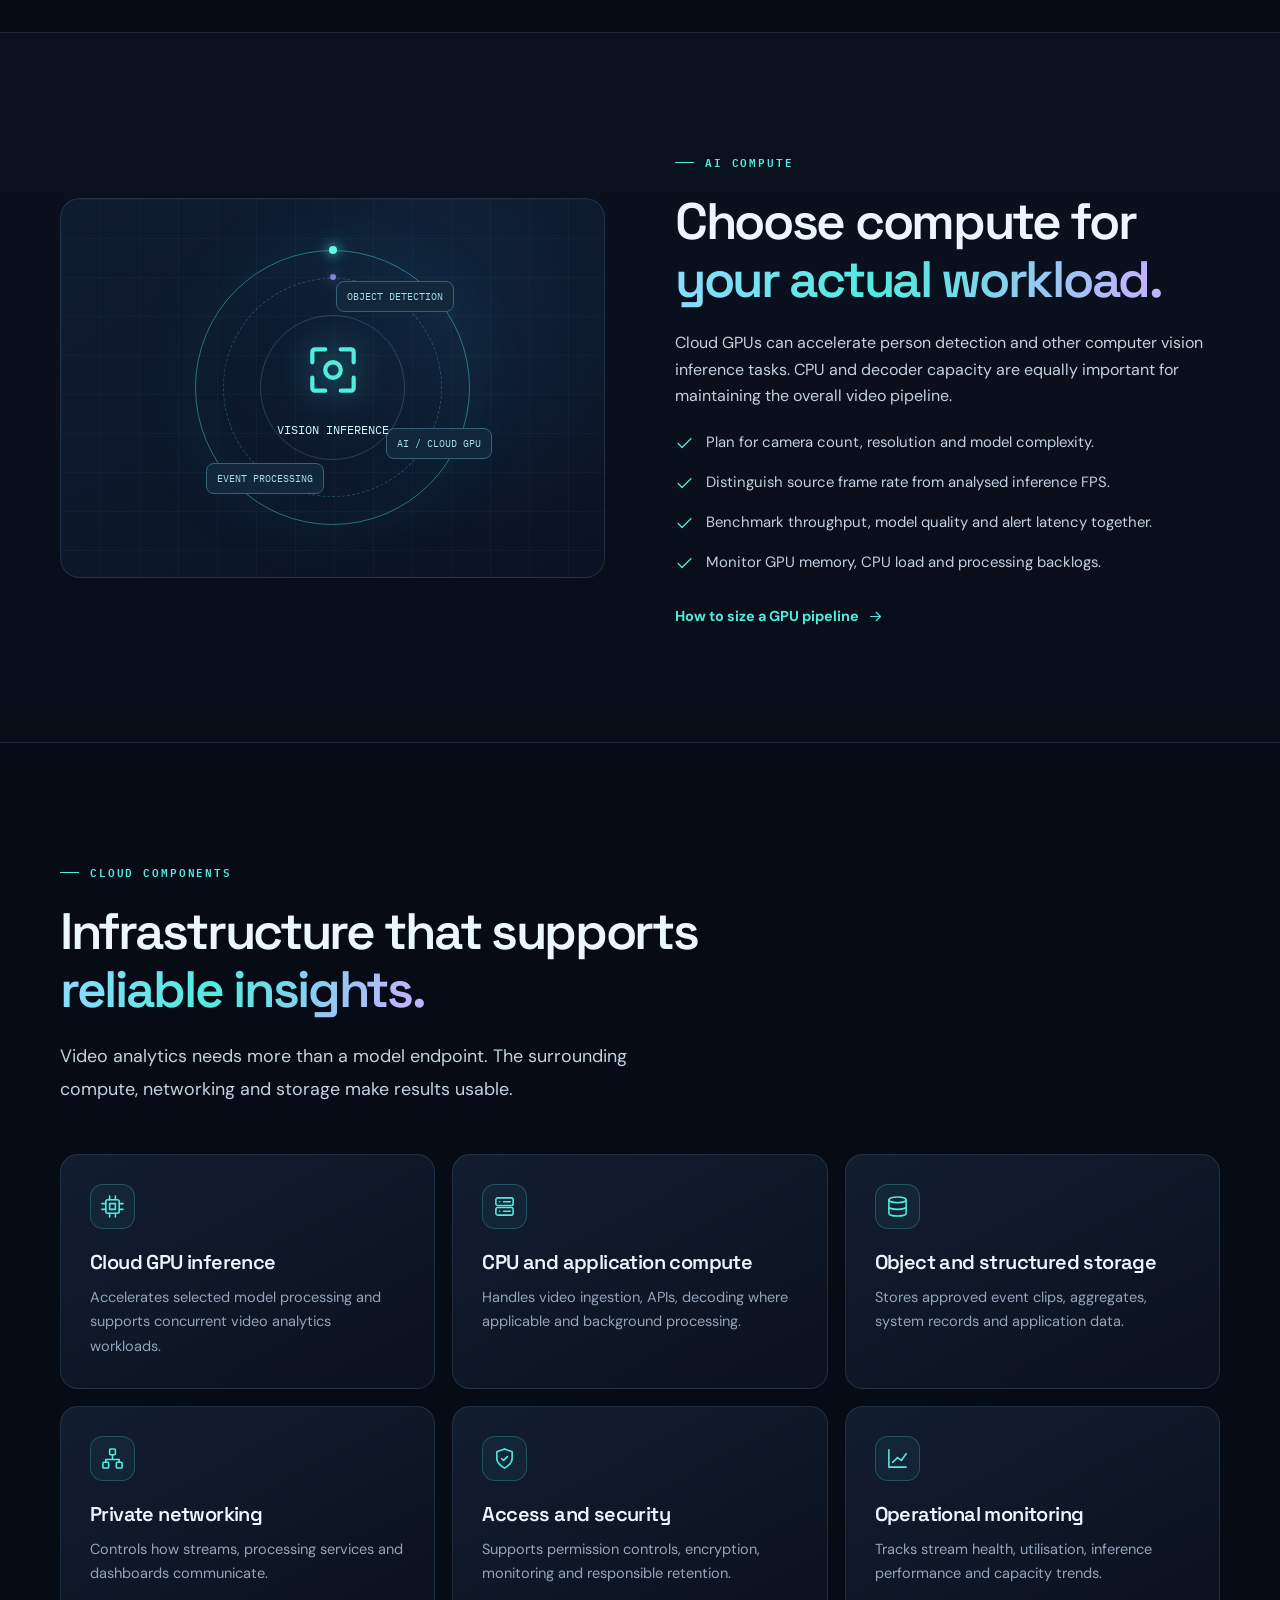
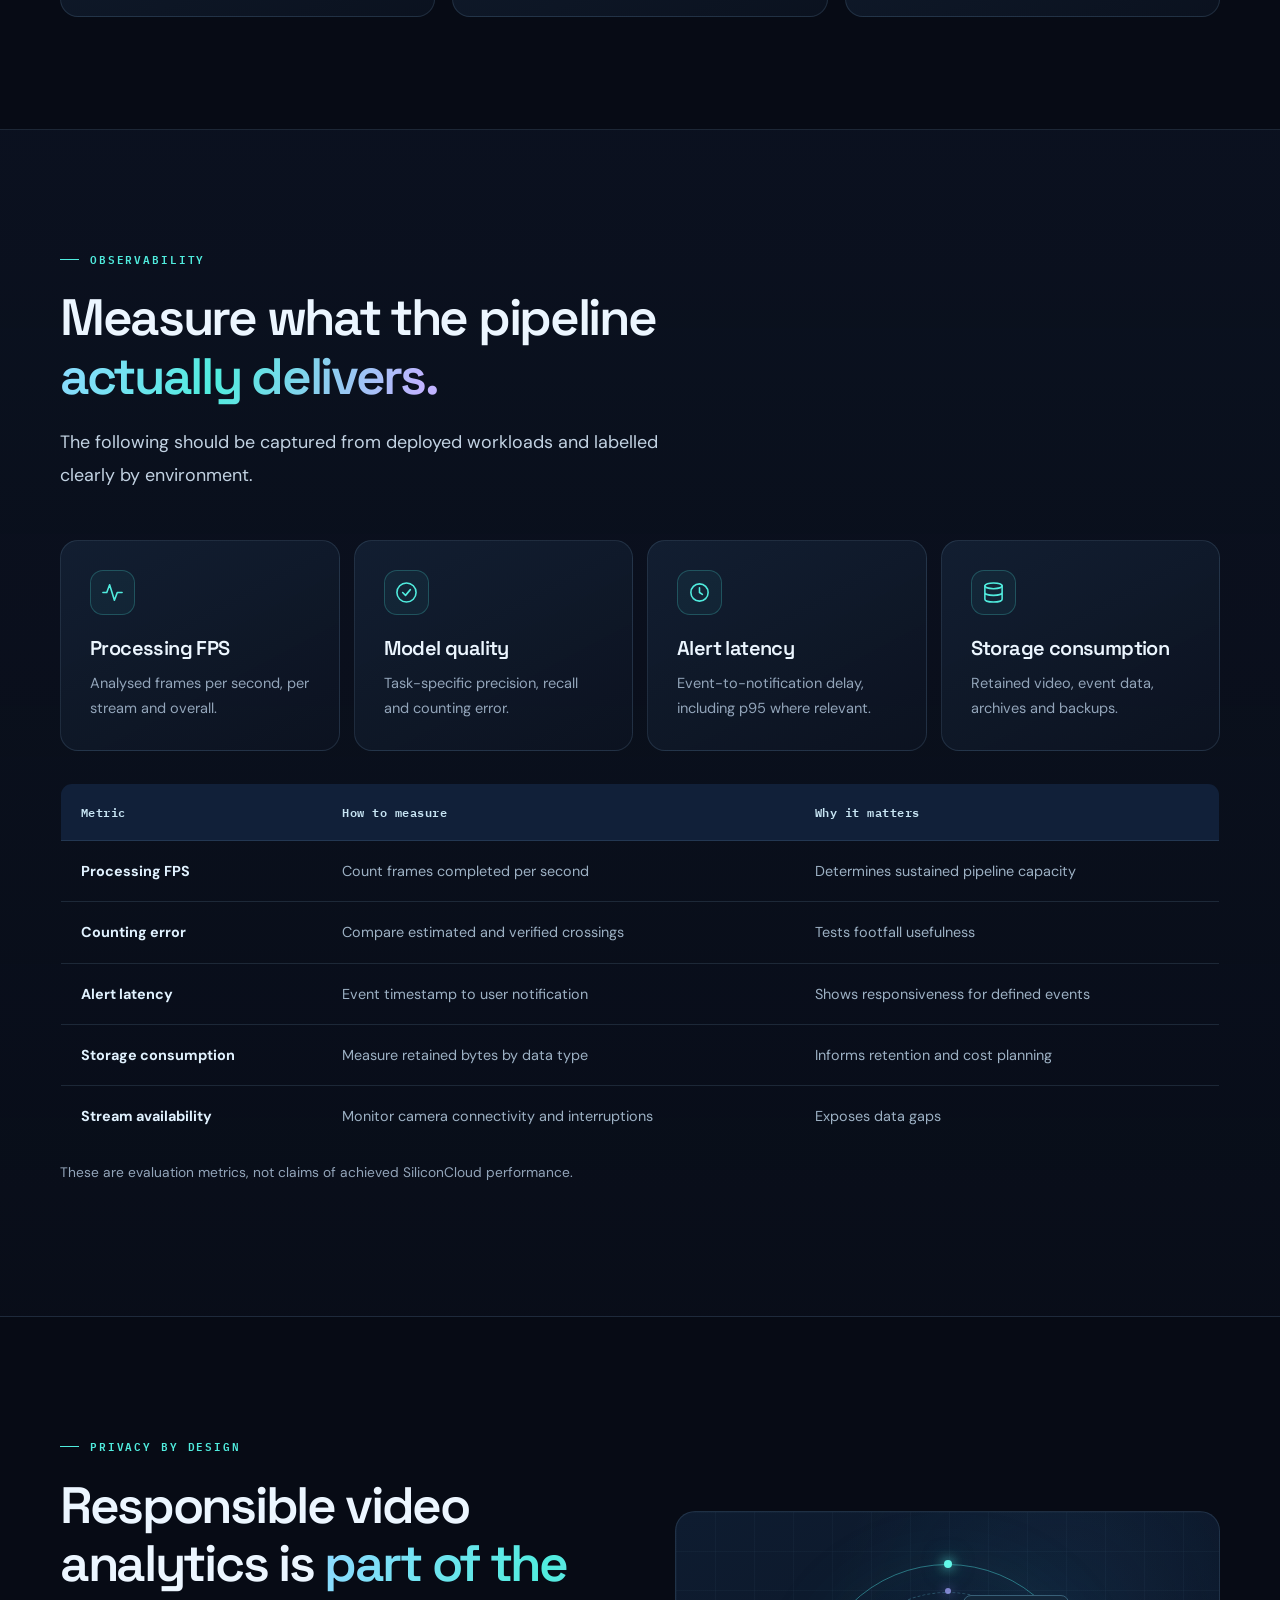
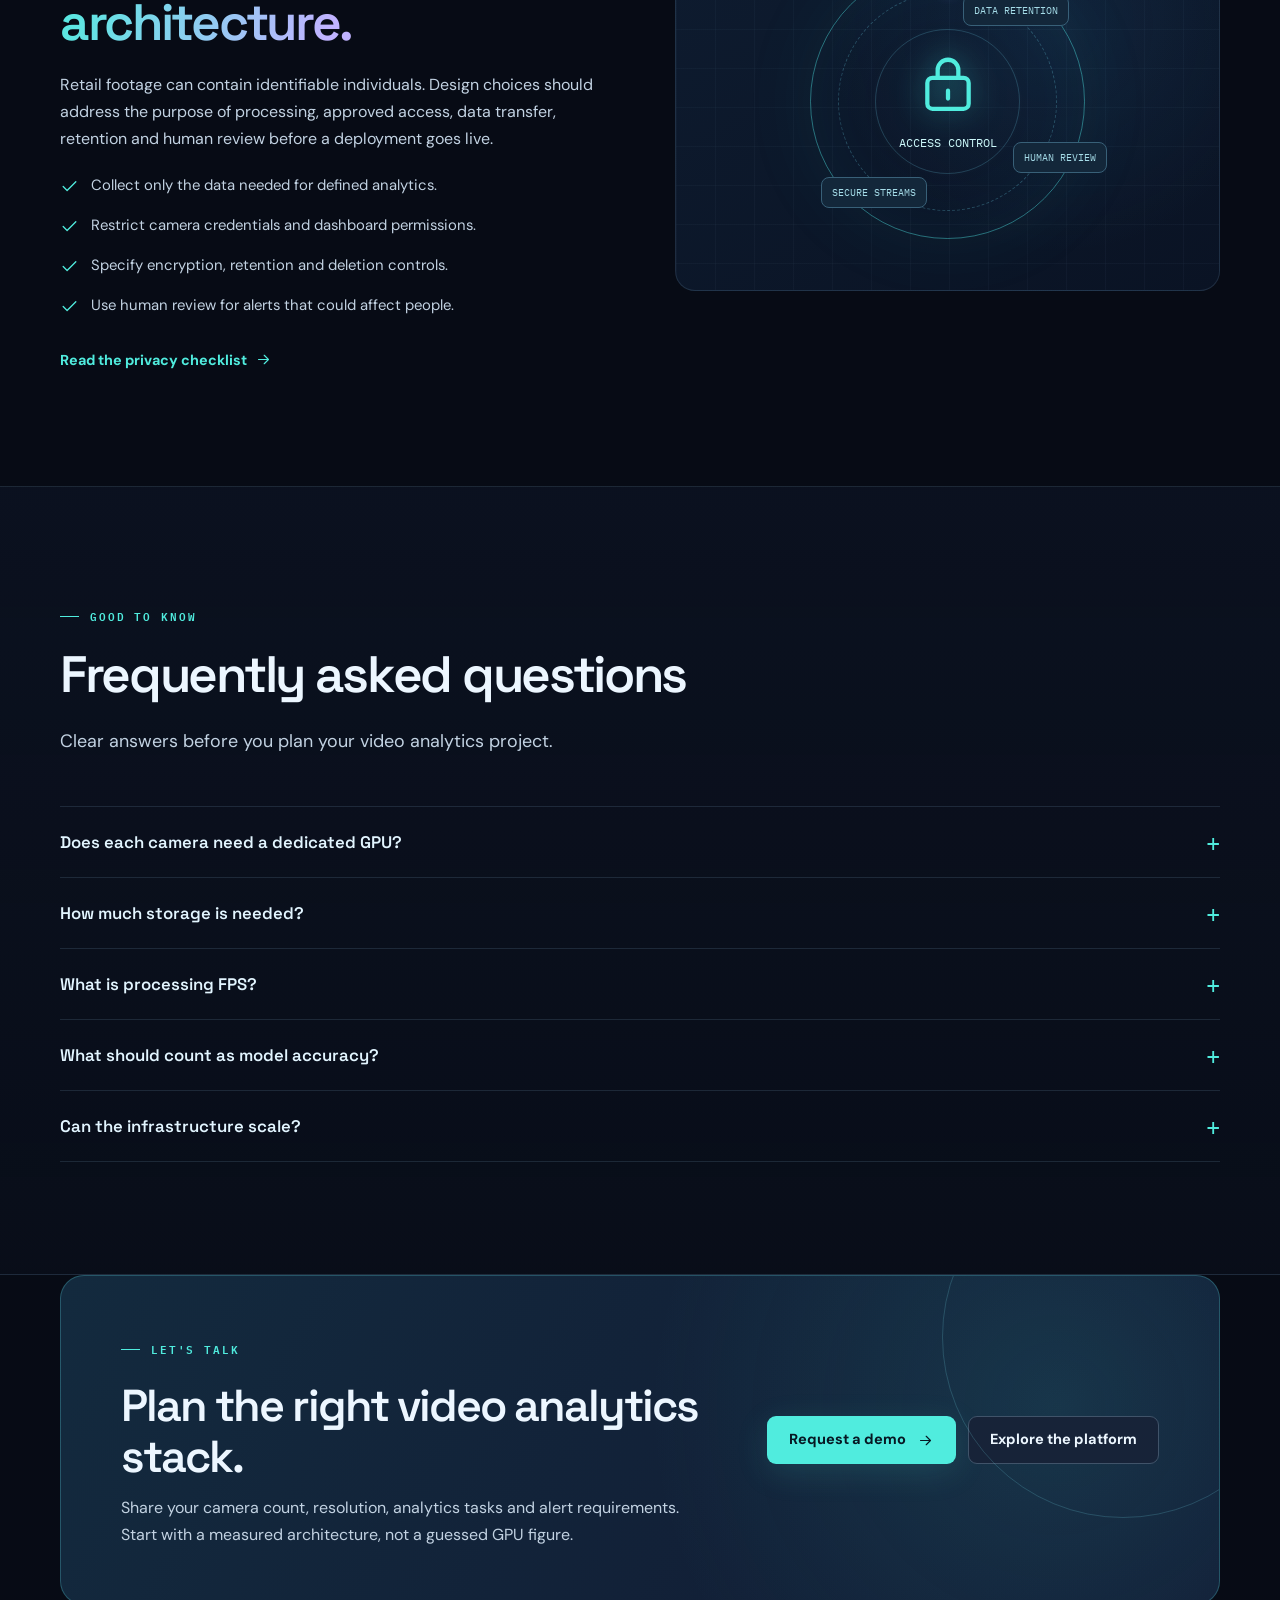
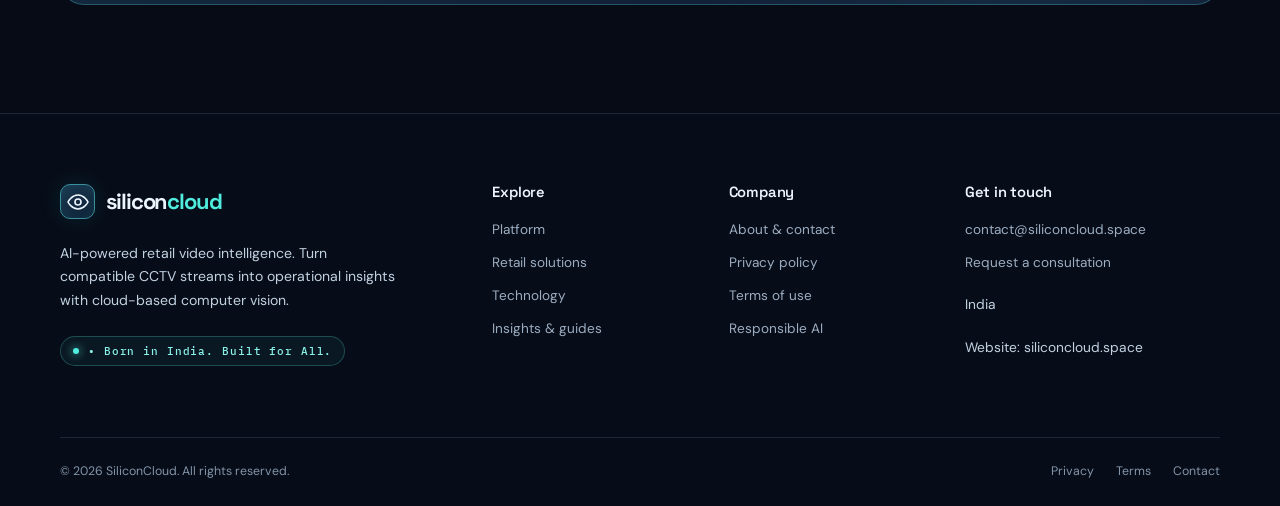
<file: technology.html>
<!doctype html><html lang="en-IN"><head><meta charset="utf-8"><meta name="viewport" content="width=device-width,initial-scale=1"><meta name="theme-color" content="#070b15"><meta name="robots" content="index, follow"><title>Cloud GPU &amp; AI Video Analytics Technology | SiliconCloud</title><meta name="description" content="See the cloud GPU, compute, machine learning, networking and storage architecture proposed for SiliconCloud retail video analytics."><link rel="canonical" href="https://siliconcloud.space/technology"><link rel="icon" type="image/svg+xml" href="assets/favicon.svg"><link rel="preconnect" href="https://fonts.googleapis.com"><link rel="preconnect" href="https://fonts.gstatic.com" crossorigin><link rel="stylesheet" href="assets/styles.css"><meta property="og:type" content="website"><meta property="og:site_name" content="SiliconCloud"><meta property="og:title" content="Cloud GPU &amp; AI Video Analytics Technology | SiliconCloud"><meta property="og:description" content="See the cloud GPU, compute, machine learning, networking and storage architecture proposed for SiliconCloud retail video analytics."><meta property="og:url" content="https://siliconcloud.space/technology"><meta property="og:image" content="https://siliconcloud.space/assets/og-default.png"><meta name="twitter:card" content="summary_large_image"><meta name="twitter:title" content="Cloud GPU &amp; AI Video Analytics Technology | SiliconCloud"><meta name="twitter:description" content="See the cloud GPU, compute, machine learning, networking and storage architecture proposed for SiliconCloud retail video analytics."><meta name="twitter:image" content="https://siliconcloud.space/assets/og-default.png"><script type="application/ld+json">{"@context": "https://schema.org", "@graph": [{"@type": "Organization", "@id": "https://siliconcloud.space/#organization", "name": "SiliconCloud", "url": "https://siliconcloud.space/", "email": "contact@siliconcloud.space", "address": {"@type": "PostalAddress", "addressLocality": "Delhi", "addressCountry": "IN"}}, {"@type": "WebSite", "@id": "https://siliconcloud.space/#website", "name": "SiliconCloud", "url": "https://siliconcloud.space/"}, {"@type": "WebPage", "@id": "https://siliconcloud.space/technology#webpage", "url": "https://siliconcloud.space/technology", "name": "Cloud GPU & AI Video Analytics Technology | SiliconCloud", "description": "See the cloud GPU, compute, machine learning, networking and storage architecture proposed for SiliconCloud retail video analytics.", "isPartOf": {"@id": "https://siliconcloud.space/#website"}}]}</script></head><body><a class="skip-link" href="https://siliconcloud.space/technology#main-content">Skip to content</a><header class="topbar"><div class="wrap"><a class="brand" href="https://siliconcloud.space/" aria-label="SiliconCloud home"><span class="brandmark"><svg class="" viewBox="0 0 24 24" fill="none" stroke="currentColor" stroke-width="1.65" stroke-linecap="round" stroke-linejoin="round" aria-hidden="true"><path d="M2 12s3.5-7 10-7 10 7 10 7-3.5 7-10 7S2 12 2 12Z"/><circle cx="12" cy="12" r="3"/></svg></span><span>silicon<b>cloud</b></span></a><nav class="nav" id="main-navigation" data-nav aria-label="Main navigation"><a href="https://siliconcloud.space/" >Home</a><a href="https://siliconcloud.space/platform" >Platform</a><a href="https://siliconcloud.space/retail-solutions" >Retail solutions</a><a href="https://siliconcloud.space/technology" aria-current="page">Technology</a><a href="https://siliconcloud.space/blog" >Blog</a><a href="https://siliconcloud.space/contact" >Contact</a><a class="btn btn-primary nav-cta" href="https://siliconcloud.space/contact">Request a demo <svg class="" viewBox="0 0 24 24" fill="none" stroke="currentColor" stroke-width="1.65" stroke-linecap="round" stroke-linejoin="round" aria-hidden="true"><path d="M5 12h14m-6-6 6 6-6 6"/></svg></a></nav><a class="btn btn-primary btn-small nav-action" href="https://siliconcloud.space/contact">Request a demo <svg class="" viewBox="0 0 24 24" fill="none" stroke="currentColor" stroke-width="1.65" stroke-linecap="round" stroke-linejoin="round" aria-hidden="true"><path d="M5 12h14m-6-6 6 6-6 6"/></svg></a><button class="nav-toggle" type="button" data-nav-toggle aria-expanded="false" aria-controls="main-navigation" aria-label="Toggle menu"><svg class="" viewBox="0 0 24 24" fill="none" stroke="currentColor" stroke-width="1.65" stroke-linecap="round" stroke-linejoin="round" aria-hidden="true"><path d="M4 7h16M4 12h16M4 17h16"/></svg></button></div></header><main id="main-content"><section class="page-hero grid-overlay"><div class="wrap"><div class="breadcrumb"><a href="https://siliconcloud.space/">Home</a><span>/</span>TECHNOLOGY &amp; INFRASTRUCTURE</div><div class="eyebrow">TECHNOLOGY &amp; INFRASTRUCTURE</div><h1>From CCTV feed to <span class="gradient-text">cloud intelligence.</span></h1><p class="lead">Explore the proposed processing architecture behind SiliconCloud: cloud GPU inference, CPU stream handling, machine learning, secure storage and technical observability.</p><div class="btn-group"><a class="btn btn-primary" href="https://siliconcloud.space/contact">Discuss technical requirements<svg class="" viewBox="0 0 24 24" fill="none" stroke="currentColor" stroke-width="1.65" stroke-linecap="round" stroke-linejoin="round" aria-hidden="true"><path d="M5 12h14m-6-6 6 6-6 6"/></svg></a><a class="btn btn-secondary" href="https://siliconcloud.space/blog/gpu-sizing-multi-camera-video-analytics">GPU sizing guide</a></div></div></section><section class="section"><div class="wrap"><div class="section-heading  reveal"><div class="eyebrow">SYSTEM ARCHITECTURE</div><h2>Six layers. <span class="gradient-text">One connected pipeline.</span></h2><p class="lead">Separate video ingestion, AI processing and reporting so each component can be evaluated and scaled around actual demand.</p></div><div class="site-map-lines"><div class="process-node reveal"><div class="number">01 / PROCESS LAYER</div><div style="margin-top:14px"><svg class="" viewBox="0 0 24 24" fill="none" stroke="currentColor" stroke-width="1.65" stroke-linecap="round" stroke-linejoin="round" aria-hidden="true"><path d="m14 8 7-4v16l-7-4M3 6h11v12H3z"/></svg></div><h3>Camera ingestion</h3><p>Connect compatible video streams through authorised network paths.</p></div><div class="process-node reveal"><div class="number">02 / PROCESS LAYER</div><div style="margin-top:14px"><svg class="" viewBox="0 0 24 24" fill="none" stroke="currentColor" stroke-width="1.65" stroke-linecap="round" stroke-linejoin="round" aria-hidden="true"><rect x="3" y="3" width="18" height="8" rx="2"/><rect x="3" y="13" width="18" height="8" rx="2"/><path d="M7 7h.01M7 17h.01M11 7h7M11 17h7"/></svg></div><h3>Stream processing</h3><p>Decode video and select frames for model analysis.</p></div><div class="process-node reveal"><div class="number">03 / PROCESS LAYER</div><div style="margin-top:14px"><svg class="" viewBox="0 0 24 24" fill="none" stroke="currentColor" stroke-width="1.65" stroke-linecap="round" stroke-linejoin="round" aria-hidden="true"><rect x="5" y="5" width="14" height="14" rx="2"/><path d="M9 9h6v6H9zM9 1v4m6-4v4M9 19v4m6-4v4M19 9h4m-4 6h4M1 9h4m-4 6h4"/></svg></div><h3>GPU inference</h3><p>Run computer vision models and tracking components.</p></div><div class="process-node reveal"><div class="number">04 / PROCESS LAYER</div><div style="margin-top:14px"><svg class="" viewBox="0 0 24 24" fill="none" stroke="currentColor" stroke-width="1.65" stroke-linecap="round" stroke-linejoin="round" aria-hidden="true"><path d="m12 2 9 5-9 5-9-5 9-5Zm-9 10 9 5 9-5M3 17l9 5 9-5"/></svg></div><h3>Event logic</h3><p>Apply counting lines, zones and configured conditions.</p></div><div class="process-node reveal"><div class="number">05 / PROCESS LAYER</div><div style="margin-top:14px"><svg class="" viewBox="0 0 24 24" fill="none" stroke="currentColor" stroke-width="1.65" stroke-linecap="round" stroke-linejoin="round" aria-hidden="true"><ellipse cx="12" cy="5" rx="9" ry="3"/><path d="M3 5v14a9 3 0 0 0 18 0V5M3 12a9 3 0 0 0 18 0"/></svg></div><h3>Data management</h3><p>Store approved events, aggregates and selected media.</p></div><div class="process-node reveal"><div class="number">06 / PROCESS LAYER</div><div style="margin-top:14px"><svg class="" viewBox="0 0 24 24" fill="none" stroke="currentColor" stroke-width="1.65" stroke-linecap="round" stroke-linejoin="round" aria-hidden="true"><path d="M3 3v18h18"/><path d="m7 16 5-5 4 3 5-7"/></svg></div><h3>Dashboards and alerts</h3><p>Present reporting, events and system status to authorised users.</p></div></div></div></section>
    <section class="section section-dark"><div class="wrap"><div class="split"><div><div class="section-visual reveal"><div class="visual-ring"><span class="orbit-tracer tracer-a" aria-hidden="true"></span><span class="orbit-tracer tracer-b" aria-hidden="true"></span><div class="ring-core"><svg class="" viewBox="0 0 24 24" fill="none" stroke="currentColor" stroke-width="1.65" stroke-linecap="round" stroke-linejoin="round" aria-hidden="true"><path d="M4 9V5a1 1 0 0 1 1-1h4m6 0h4a1 1 0 0 1 1 1v4m0 6v4a1 1 0 0 1-1 1h-4m-6 0H5a1 1 0 0 1-1-1v-4"/><circle cx="12" cy="12" r="3"/></svg><b>VISION INFERENCE</b></div><span class="orbit-label one">OBJECT DETECTION</span><span class="orbit-label two">EVENT PROCESSING</span><span class="orbit-label three">AI / CLOUD GPU</span></div></div></div><div class="reveal"><div class="eyebrow">AI COMPUTE</div><h2>Choose compute for <span class="gradient-text">your actual workload.</span></h2><p>Cloud GPUs can accelerate person detection and other computer vision inference tasks. CPU and decoder capacity are equally important for maintaining the overall video pipeline.</p><ul class="list-check"><li><svg class="" viewBox="0 0 24 24" fill="none" stroke="currentColor" stroke-width="1.65" stroke-linecap="round" stroke-linejoin="round" aria-hidden="true"><path d="m4 12 5 5L20 6"/></svg><span>Plan for camera count, resolution and model complexity.</span></li><li><svg class="" viewBox="0 0 24 24" fill="none" stroke="currentColor" stroke-width="1.65" stroke-linecap="round" stroke-linejoin="round" aria-hidden="true"><path d="m4 12 5 5L20 6"/></svg><span>Distinguish source frame rate from analysed inference FPS.</span></li><li><svg class="" viewBox="0 0 24 24" fill="none" stroke="currentColor" stroke-width="1.65" stroke-linecap="round" stroke-linejoin="round" aria-hidden="true"><path d="m4 12 5 5L20 6"/></svg><span>Benchmark throughput, model quality and alert latency together.</span></li><li><svg class="" viewBox="0 0 24 24" fill="none" stroke="currentColor" stroke-width="1.65" stroke-linecap="round" stroke-linejoin="round" aria-hidden="true"><path d="m4 12 5 5L20 6"/></svg><span>Monitor GPU memory, CPU load and processing backlogs.</span></li></ul><div style="margin-top:28px"><a class="text-link" href="https://siliconcloud.space/blog/gpu-sizing-multi-camera-video-analytics">How to size a GPU pipeline <svg class="" viewBox="0 0 24 24" fill="none" stroke="currentColor" stroke-width="1.65" stroke-linecap="round" stroke-linejoin="round" aria-hidden="true"><path d="M5 12h14m-6-6 6 6-6 6"/></svg></a></div></div></div></div></section>
    <section class="section"><div class="wrap"><div class="section-heading  reveal"><div class="eyebrow">CLOUD COMPONENTS</div><h2>Infrastructure that supports <span class="gradient-text">reliable insights.</span></h2><p class="lead">Video analytics needs more than a model endpoint. The surrounding compute, networking and storage make results usable.</p></div><div class="card-grid"><article class="card reveal"><div class="card-icon "><svg class="" viewBox="0 0 24 24" fill="none" stroke="currentColor" stroke-width="1.65" stroke-linecap="round" stroke-linejoin="round" aria-hidden="true"><rect x="5" y="5" width="14" height="14" rx="2"/><path d="M9 9h6v6H9zM9 1v4m6-4v4M9 19v4m6-4v4M19 9h4m-4 6h4M1 9h4m-4 6h4"/></svg></div><h3>Cloud GPU inference</h3><p>Accelerates selected model processing and supports concurrent video analytics workloads.</p></article><article class="card reveal"><div class="card-icon "><svg class="" viewBox="0 0 24 24" fill="none" stroke="currentColor" stroke-width="1.65" stroke-linecap="round" stroke-linejoin="round" aria-hidden="true"><rect x="3" y="3" width="18" height="8" rx="2"/><rect x="3" y="13" width="18" height="8" rx="2"/><path d="M7 7h.01M7 17h.01M11 7h7M11 17h7"/></svg></div><h3>CPU and application compute</h3><p>Handles video ingestion, APIs, decoding where applicable and background processing.</p></article><article class="card reveal"><div class="card-icon "><svg class="" viewBox="0 0 24 24" fill="none" stroke="currentColor" stroke-width="1.65" stroke-linecap="round" stroke-linejoin="round" aria-hidden="true"><ellipse cx="12" cy="5" rx="9" ry="3"/><path d="M3 5v14a9 3 0 0 0 18 0V5M3 12a9 3 0 0 0 18 0"/></svg></div><h3>Object and structured storage</h3><p>Stores approved event clips, aggregates, system records and application data.</p></article><article class="card reveal"><div class="card-icon "><svg class="" viewBox="0 0 24 24" fill="none" stroke="currentColor" stroke-width="1.65" stroke-linecap="round" stroke-linejoin="round" aria-hidden="true"><rect x="9" y="2" width="6" height="6" rx="1"/><rect x="2" y="16" width="6" height="6" rx="1"/><rect x="16" y="16" width="6" height="6" rx="1"/><path d="M12 8v5M5 16v-3h14v3"/></svg></div><h3>Private networking</h3><p>Controls how streams, processing services and dashboards communicate.</p></article><article class="card reveal"><div class="card-icon "><svg class="" viewBox="0 0 24 24" fill="none" stroke="currentColor" stroke-width="1.65" stroke-linecap="round" stroke-linejoin="round" aria-hidden="true"><path d="M12 22s8-4 8-10V5l-8-3-8 3v7c0 6 8 10 8 10Z"/><path d="m9 12 2 2 4-4"/></svg></div><h3>Access and security</h3><p>Supports permission controls, encryption, monitoring and responsible retention.</p></article><article class="card reveal"><div class="card-icon "><svg class="" viewBox="0 0 24 24" fill="none" stroke="currentColor" stroke-width="1.65" stroke-linecap="round" stroke-linejoin="round" aria-hidden="true"><path d="M3 3v18h18"/><path d="m7 16 5-5 4 3 5-7"/></svg></div><h3>Operational monitoring</h3><p>Tracks stream health, utilisation, inference performance and capacity trends.</p></article></div></div></section>
    <section class="section section-dark"><div class="wrap"><div class="section-heading  reveal"><div class="eyebrow">OBSERVABILITY</div><h2>Measure what the pipeline <span class="gradient-text">actually delivers.</span></h2><p class="lead">The following should be captured from deployed workloads and labelled clearly by environment.</p></div><div class="metric-grid"><article class="card reveal"><div class="card-icon "><svg class="" viewBox="0 0 24 24" fill="none" stroke="currentColor" stroke-width="1.65" stroke-linecap="round" stroke-linejoin="round" aria-hidden="true"><path d="M2 12h4l3-8 5 16 3-8h5"/></svg></div><h3>Processing FPS</h3><p>Analysed frames per second, per stream and overall.</p></article><article class="card reveal"><div class="card-icon "><svg class="" viewBox="0 0 24 24" fill="none" stroke="currentColor" stroke-width="1.65" stroke-linecap="round" stroke-linejoin="round" aria-hidden="true"><circle cx="12" cy="12" r="10"/><path d="m8 12 3 3 5-6"/></svg></div><h3>Model quality</h3><p>Task-specific precision, recall and counting error.</p></article><article class="card reveal"><div class="card-icon "><svg class="" viewBox="0 0 24 24" fill="none" stroke="currentColor" stroke-width="1.65" stroke-linecap="round" stroke-linejoin="round" aria-hidden="true"><circle cx="12" cy="12" r="9"/><path d="M12 7v5l3 2"/></svg></div><h3>Alert latency</h3><p>Event-to-notification delay, including p95 where relevant.</p></article><article class="card reveal"><div class="card-icon "><svg class="" viewBox="0 0 24 24" fill="none" stroke="currentColor" stroke-width="1.65" stroke-linecap="round" stroke-linejoin="round" aria-hidden="true"><ellipse cx="12" cy="5" rx="9" ry="3"/><path d="M3 5v14a9 3 0 0 0 18 0V5M3 12a9 3 0 0 0 18 0"/></svg></div><h3>Storage consumption</h3><p>Retained video, event data, archives and backups.</p></article></div><div class="table-scroll" style="margin-top:32px"><table class="outline-table"><thead><tr><th>Metric</th><th>How to measure</th><th>Why it matters</th></tr></thead><tbody><tr><td>Processing FPS</td><td>Count frames completed per second</td><td>Determines sustained pipeline capacity</td></tr><tr><td>Counting error</td><td>Compare estimated and verified crossings</td><td>Tests footfall usefulness</td></tr><tr><td>Alert latency</td><td>Event timestamp to user notification</td><td>Shows responsiveness for defined events</td></tr><tr><td>Storage consumption</td><td>Measure retained bytes by data type</td><td>Informs retention and cost planning</td></tr><tr><td>Stream availability</td><td>Monitor camera connectivity and interruptions</td><td>Exposes data gaps</td></tr></tbody></table></div><p class="text-small muted" style="margin-top:14px">These are evaluation metrics, not claims of achieved SiliconCloud performance.</p></div></section>
    <section class="section"><div class="wrap"><div class="split"><div class="reveal"><div class="eyebrow">PRIVACY BY DESIGN</div><h2>Responsible video analytics is <span class="gradient-text">part of the architecture.</span></h2><p>Retail footage can contain identifiable individuals. Design choices should address the purpose of processing, approved access, data transfer, retention and human review before a deployment goes live.</p><ul class="list-check"><li><svg class="" viewBox="0 0 24 24" fill="none" stroke="currentColor" stroke-width="1.65" stroke-linecap="round" stroke-linejoin="round" aria-hidden="true"><path d="m4 12 5 5L20 6"/></svg><span>Collect only the data needed for defined analytics.</span></li><li><svg class="" viewBox="0 0 24 24" fill="none" stroke="currentColor" stroke-width="1.65" stroke-linecap="round" stroke-linejoin="round" aria-hidden="true"><path d="m4 12 5 5L20 6"/></svg><span>Restrict camera credentials and dashboard permissions.</span></li><li><svg class="" viewBox="0 0 24 24" fill="none" stroke="currentColor" stroke-width="1.65" stroke-linecap="round" stroke-linejoin="round" aria-hidden="true"><path d="m4 12 5 5L20 6"/></svg><span>Specify encryption, retention and deletion controls.</span></li><li><svg class="" viewBox="0 0 24 24" fill="none" stroke="currentColor" stroke-width="1.65" stroke-linecap="round" stroke-linejoin="round" aria-hidden="true"><path d="m4 12 5 5L20 6"/></svg><span>Use human review for alerts that could affect people.</span></li></ul><div style="margin-top:29px"><a class="text-link" href="https://siliconcloud.space/blog/video-analytics-privacy-security">Read the privacy checklist <svg class="" viewBox="0 0 24 24" fill="none" stroke="currentColor" stroke-width="1.65" stroke-linecap="round" stroke-linejoin="round" aria-hidden="true"><path d="M5 12h14m-6-6 6 6-6 6"/></svg></a></div></div><div class="section-visual reveal"><div class="visual-ring"><span class="orbit-tracer tracer-a" aria-hidden="true"></span><span class="orbit-tracer tracer-b" aria-hidden="true"></span><div class="ring-core"><svg class="" viewBox="0 0 24 24" fill="none" stroke="currentColor" stroke-width="1.65" stroke-linecap="round" stroke-linejoin="round" aria-hidden="true"><rect x="4" y="10" width="16" height="12" rx="2"/><path d="M8 10V7a4 4 0 0 1 8 0v3M12 15v3"/></svg><b>ACCESS CONTROL</b></div><span class="orbit-label one">DATA RETENTION</span><span class="orbit-label two">SECURE STREAMS</span><span class="orbit-label three">HUMAN REVIEW</span></div></div></div></div></section>
    <section class="section section-dark" id="faq"><div class="wrap"><div class="section-heading  reveal"><div class="eyebrow">Good to know</div><h2>Frequently asked questions</h2><p class="lead">Clear answers before you plan your video analytics project.</p></div><div class="faq-list"><details><summary>Does each camera need a dedicated GPU?</summary><p>No. One GPU may process several streams, but capacity must be established through benchmarks of the real pipeline.</p></details><details><summary>How much storage is needed?</summary><p>It depends on bitrate, number of cameras, continuous versus event-only recording, retention and backup policies.</p></details><details><summary>What is processing FPS?</summary><p>The number of video frames the analytics pipeline processes each second. It may differ from the camera source frame rate.</p></details><details><summary>What should count as model accuracy?</summary><p>There is no one universal metric. Use precision, recall and task-specific measures such as counting error on representative labelled footage.</p></details><details><summary>Can the infrastructure scale?</summary><p>The architecture can be designed to add processing resources, but actual scaling behaviour must be tested with network, decode, inference and storage demands.</p></details></div></div></section><div class="prefooter"><div class="wrap"><div class="cta-panel reveal"><div><div class="eyebrow">LET'S TALK</div><h2>Plan the right video analytics stack.</h2><p>Share your camera count, resolution, analytics tasks and alert requirements. Start with a measured architecture, not a guessed GPU figure.</p></div><div class="btn-group"><a class="btn btn-primary" href="https://siliconcloud.space/contact">Request a demo<svg class="" viewBox="0 0 24 24" fill="none" stroke="currentColor" stroke-width="1.65" stroke-linecap="round" stroke-linejoin="round" aria-hidden="true"><path d="M5 12h14m-6-6 6 6-6 6"/></svg></a><a class="btn btn-secondary" href="https://siliconcloud.space/platform">Explore the platform</a></div></div></div></div></main><footer class="site-footer"><div class="wrap"><div class="footer-grid"><div class="footer-intro"><a class="brand" href="https://siliconcloud.space/"><span class="brandmark"><svg class="" viewBox="0 0 24 24" fill="none" stroke="currentColor" stroke-width="1.65" stroke-linecap="round" stroke-linejoin="round" aria-hidden="true"><path d="M2 12s3.5-7 10-7 10 7 10 7-3.5 7-10 7S2 12 2 12Z"/><circle cx="12" cy="12" r="3"/></svg></span><span>silicon<b>cloud</b></span></a><p>AI-powered retail video intelligence. Turn compatible CCTV streams into operational insights with cloud-based computer vision.</p><div class="signal-chip"><span></span> • Born in India. Built for All.</div></div><div class="footer-col"><h4>Explore</h4><a href="https://siliconcloud.space/platform">Platform</a><a href="https://siliconcloud.space/retail-solutions">Retail solutions</a><a href="https://siliconcloud.space/technology">Technology</a><a href="https://siliconcloud.space/blog">Insights & guides</a></div><div class="footer-col"><h4>Company</h4><a href="https://siliconcloud.space/contact">About & contact</a><a href="https://siliconcloud.space/privacy">Privacy policy</a><a href="https://siliconcloud.space/terms">Terms of use</a><a href="https://siliconcloud.space/blog/video-analytics-privacy-security">Responsible AI</a></div><div class="footer-col"><h4>Get in touch</h4><a href="mailto:contact@siliconcloud.space">contact@siliconcloud.space</a><a href="https://siliconcloud.space/contact">Request a consultation</a><p class="text-small" style="margin-top:18px">India</p><p class="text-small">Website: siliconcloud.space</p></div></div><div class="footer-bottom"><p>© 2026 SiliconCloud. All rights reserved.</p><div class="footer-bottom-links"><a href="https://siliconcloud.space/privacy">Privacy</a><a href="https://siliconcloud.space/terms">Terms</a><a href="https://siliconcloud.space/contact">Contact</a></div></div></div></footer><script src="assets/app.js" defer></script></body></html>
</file>
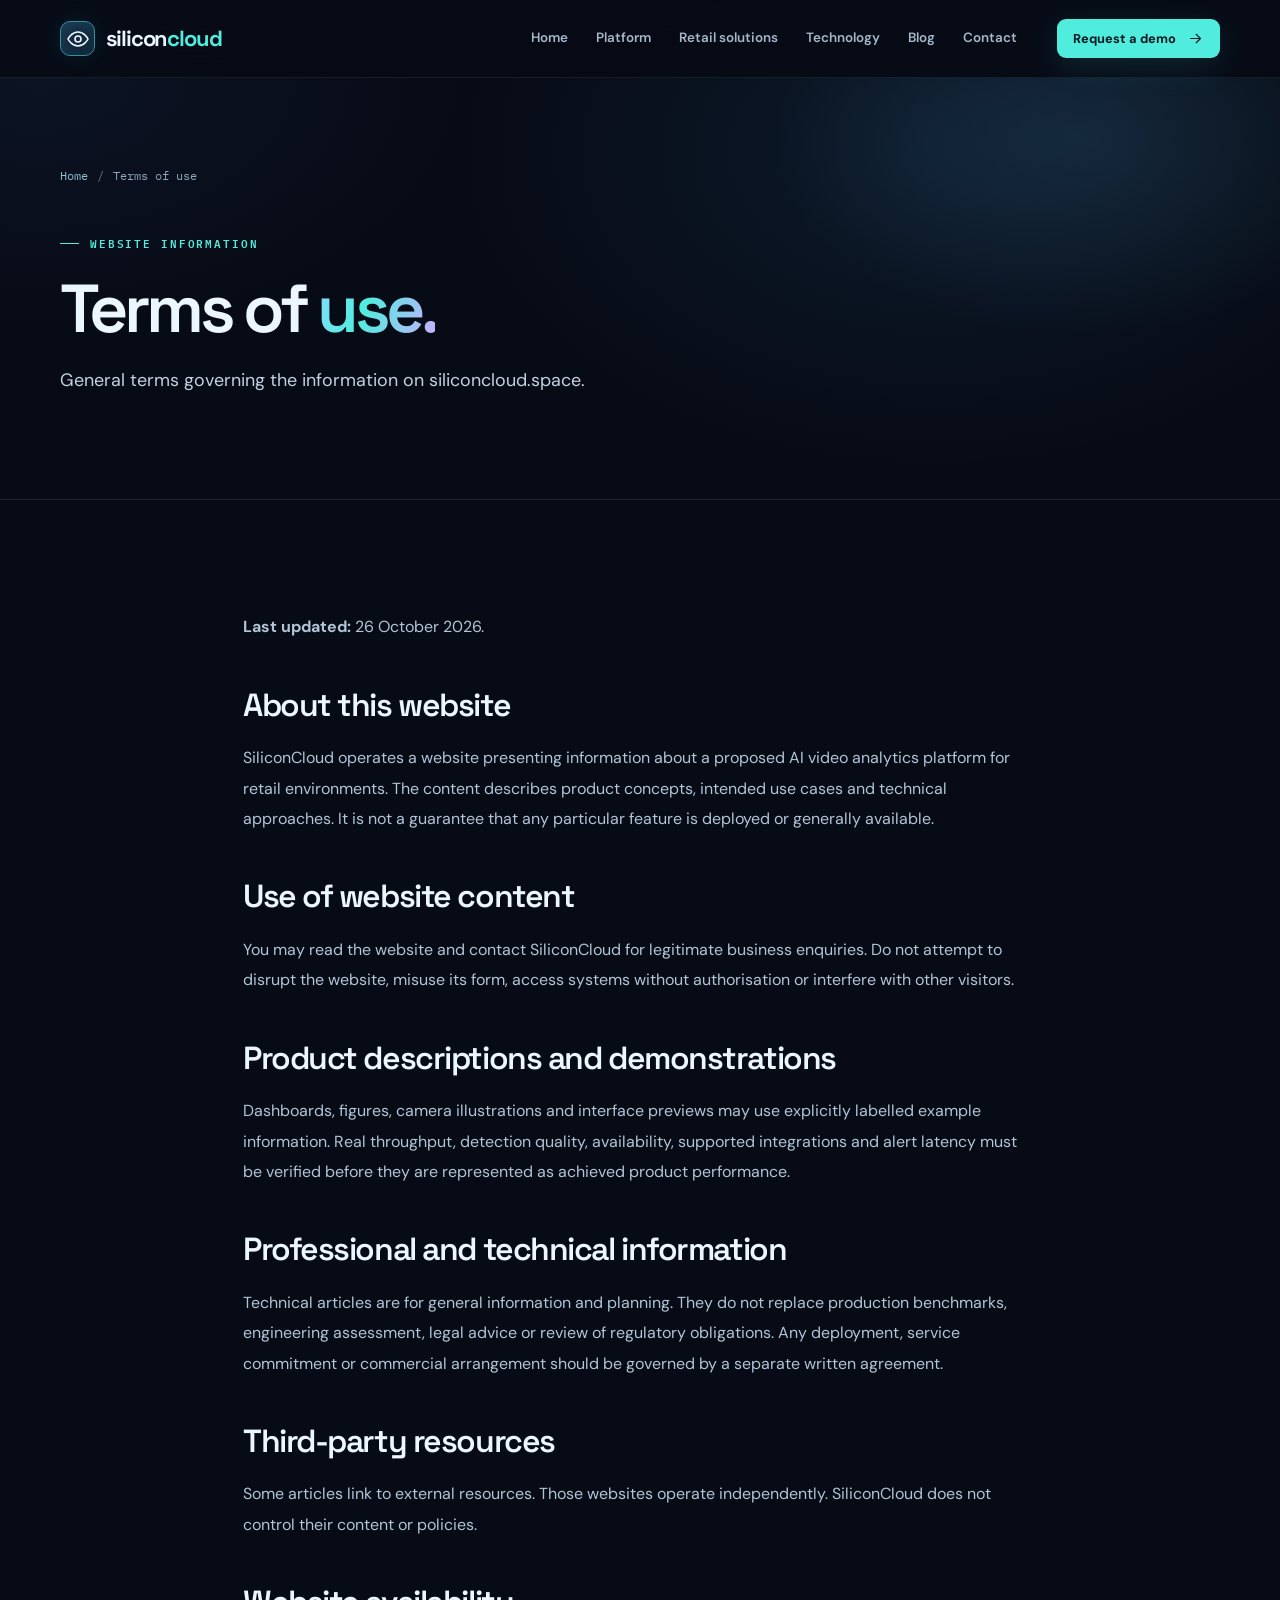
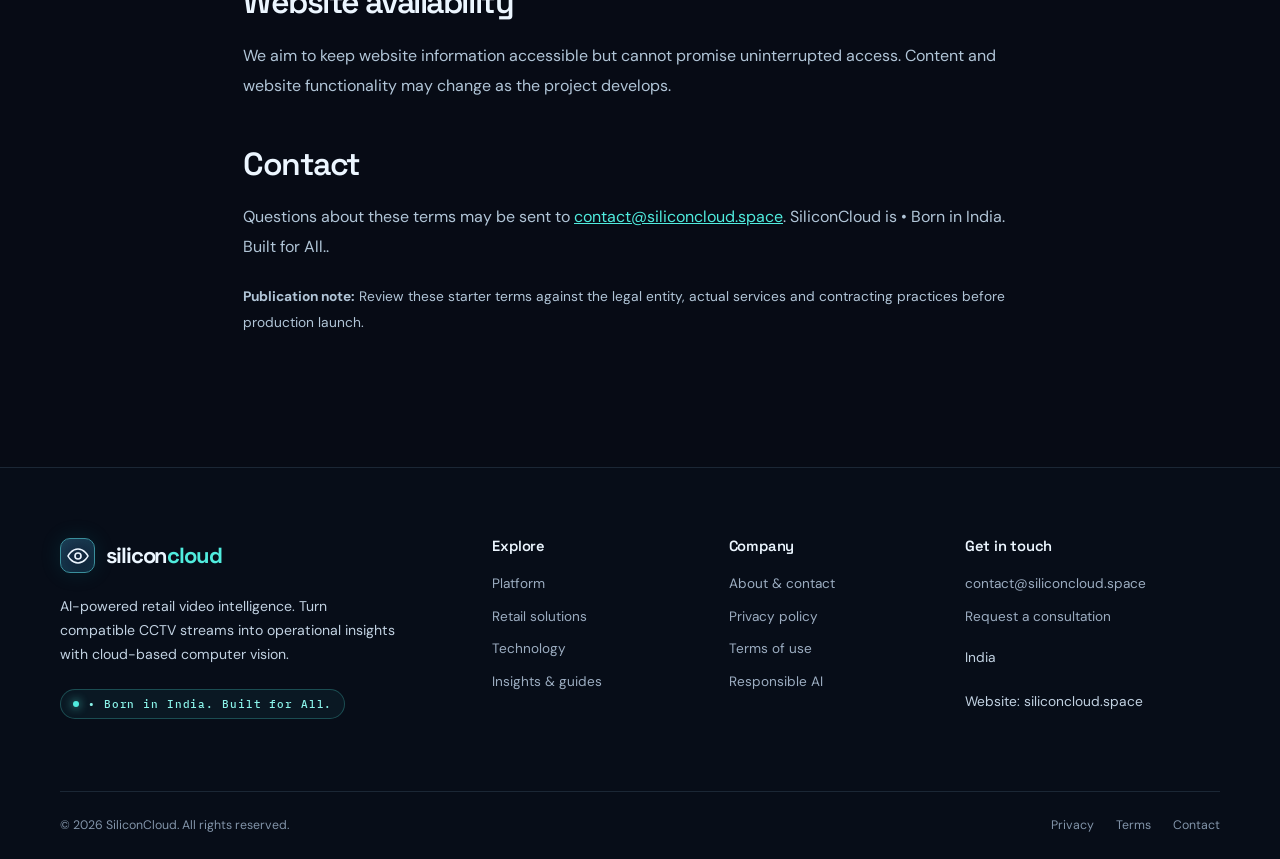
<file: terms.html>
<!doctype html><html lang="en-IN"><head><meta charset="utf-8"><meta name="viewport" content="width=device-width,initial-scale=1"><meta name="theme-color" content="#070b15"><meta name="robots" content="index, follow"><title>Website Terms of Use | SiliconCloud</title><meta name="description" content="Read terms of use for the SiliconCloud website, product information, example metrics and contact enquiries."><link rel="canonical" href="https://siliconcloud.space/terms"><link rel="icon" type="image/svg+xml" href="assets/favicon.svg"><link rel="preconnect" href="https://fonts.googleapis.com"><link rel="preconnect" href="https://fonts.gstatic.com" crossorigin><link rel="stylesheet" href="assets/styles.css"><meta property="og:type" content="website"><meta property="og:site_name" content="SiliconCloud"><meta property="og:title" content="Website Terms of Use | SiliconCloud"><meta property="og:description" content="Read terms of use for the SiliconCloud website, product information, example metrics and contact enquiries."><meta property="og:url" content="https://siliconcloud.space/terms"><meta property="og:image" content="https://siliconcloud.space/assets/og-default.png"><meta name="twitter:card" content="summary_large_image"><meta name="twitter:title" content="Website Terms of Use | SiliconCloud"><meta name="twitter:description" content="Read terms of use for the SiliconCloud website, product information, example metrics and contact enquiries."><meta name="twitter:image" content="https://siliconcloud.space/assets/og-default.png"><script type="application/ld+json">{"@context": "https://schema.org", "@graph": [{"@type": "Organization", "@id": "https://siliconcloud.space/#organization", "name": "SiliconCloud", "url": "https://siliconcloud.space/", "email": "contact@siliconcloud.space", "address": {"@type": "PostalAddress", "addressLocality": "Delhi", "addressCountry": "IN"}}, {"@type": "WebSite", "@id": "https://siliconcloud.space/#website", "name": "SiliconCloud", "url": "https://siliconcloud.space/"}, {"@type": "WebPage", "@id": "https://siliconcloud.space/terms#webpage", "url": "https://siliconcloud.space/terms", "name": "Website Terms of Use | SiliconCloud", "description": "Read terms of use for the SiliconCloud website, product information, example metrics and contact enquiries.", "isPartOf": {"@id": "https://siliconcloud.space/#website"}}]}</script></head><body><a class="skip-link" href="https://siliconcloud.space/terms#main-content">Skip to content</a><header class="topbar"><div class="wrap"><a class="brand" href="https://siliconcloud.space/" aria-label="SiliconCloud home"><span class="brandmark"><svg class="" viewBox="0 0 24 24" fill="none" stroke="currentColor" stroke-width="1.65" stroke-linecap="round" stroke-linejoin="round" aria-hidden="true"><path d="M2 12s3.5-7 10-7 10 7 10 7-3.5 7-10 7S2 12 2 12Z"/><circle cx="12" cy="12" r="3"/></svg></span><span>silicon<b>cloud</b></span></a><nav class="nav" id="main-navigation" data-nav aria-label="Main navigation"><a href="https://siliconcloud.space/" >Home</a><a href="https://siliconcloud.space/platform" >Platform</a><a href="https://siliconcloud.space/retail-solutions" >Retail solutions</a><a href="https://siliconcloud.space/technology" >Technology</a><a href="https://siliconcloud.space/blog" >Blog</a><a href="https://siliconcloud.space/contact" >Contact</a><a class="btn btn-primary nav-cta" href="https://siliconcloud.space/contact">Request a demo <svg class="" viewBox="0 0 24 24" fill="none" stroke="currentColor" stroke-width="1.65" stroke-linecap="round" stroke-linejoin="round" aria-hidden="true"><path d="M5 12h14m-6-6 6 6-6 6"/></svg></a></nav><a class="btn btn-primary btn-small nav-action" href="https://siliconcloud.space/contact">Request a demo <svg class="" viewBox="0 0 24 24" fill="none" stroke="currentColor" stroke-width="1.65" stroke-linecap="round" stroke-linejoin="round" aria-hidden="true"><path d="M5 12h14m-6-6 6 6-6 6"/></svg></a><button class="nav-toggle" type="button" data-nav-toggle aria-expanded="false" aria-controls="main-navigation" aria-label="Toggle menu"><svg class="" viewBox="0 0 24 24" fill="none" stroke="currentColor" stroke-width="1.65" stroke-linecap="round" stroke-linejoin="round" aria-hidden="true"><path d="M4 7h16M4 12h16M4 17h16"/></svg></button></div></header><main id="main-content"><section class="page-hero"><div class="wrap"><div class="breadcrumb"><a href="https://siliconcloud.space/">Home</a><span>/</span>Terms of use</div><div class="eyebrow">WEBSITE INFORMATION</div><h1>Terms of <span class="gradient-text">use.</span></h1><p class="lead">General terms governing the information on siliconcloud.space.</p></div></section><section class="section"><div class="wrap legal-page"><p><strong>Last updated:</strong> 26 October 2026.</p><h2>About this website</h2><p>SiliconCloud operates a website presenting information about a proposed AI video analytics platform for retail environments. The content describes product concepts, intended use cases and technical approaches. It is not a guarantee that any particular feature is deployed or generally available.</p><h2>Use of website content</h2><p>You may read the website and contact SiliconCloud for legitimate business enquiries. Do not attempt to disrupt the website, misuse its form, access systems without authorisation or interfere with other visitors.</p><h2>Product descriptions and demonstrations</h2><p>Dashboards, figures, camera illustrations and interface previews may use explicitly labelled example information. Real throughput, detection quality, availability, supported integrations and alert latency must be verified before they are represented as achieved product performance.</p><h2>Professional and technical information</h2><p>Technical articles are for general information and planning. They do not replace production benchmarks, engineering assessment, legal advice or review of regulatory obligations. Any deployment, service commitment or commercial arrangement should be governed by a separate written agreement.</p><h2>Third-party resources</h2><p>Some articles link to external resources. Those websites operate independently. SiliconCloud does not control their content or policies.</p><h2>Website availability</h2><p>We aim to keep website information accessible but cannot promise uninterrupted access. Content and website functionality may change as the project develops.</p><h2>Contact</h2><p>Questions about these terms may be sent to <a href="mailto:contact@siliconcloud.space">contact@siliconcloud.space</a>. SiliconCloud is • Born in India. Built for All..</p><p class="text-small muted"><strong>Publication note:</strong> Review these starter terms against the legal entity, actual services and contracting practices before production launch.</p></div></section></main><footer class="site-footer"><div class="wrap"><div class="footer-grid"><div class="footer-intro"><a class="brand" href="https://siliconcloud.space/"><span class="brandmark"><svg class="" viewBox="0 0 24 24" fill="none" stroke="currentColor" stroke-width="1.65" stroke-linecap="round" stroke-linejoin="round" aria-hidden="true"><path d="M2 12s3.5-7 10-7 10 7 10 7-3.5 7-10 7S2 12 2 12Z"/><circle cx="12" cy="12" r="3"/></svg></span><span>silicon<b>cloud</b></span></a><p>AI-powered retail video intelligence. Turn compatible CCTV streams into operational insights with cloud-based computer vision.</p><div class="signal-chip"><span></span> • Born in India. Built for All.</div></div><div class="footer-col"><h4>Explore</h4><a href="https://siliconcloud.space/platform">Platform</a><a href="https://siliconcloud.space/retail-solutions">Retail solutions</a><a href="https://siliconcloud.space/technology">Technology</a><a href="https://siliconcloud.space/blog">Insights & guides</a></div><div class="footer-col"><h4>Company</h4><a href="https://siliconcloud.space/contact">About & contact</a><a href="https://siliconcloud.space/privacy">Privacy policy</a><a href="https://siliconcloud.space/terms">Terms of use</a><a href="https://siliconcloud.space/blog/video-analytics-privacy-security">Responsible AI</a></div><div class="footer-col"><h4>Get in touch</h4><a href="mailto:contact@siliconcloud.space">contact@siliconcloud.space</a><a href="https://siliconcloud.space/contact">Request a consultation</a><p class="text-small" style="margin-top:18px">India</p><p class="text-small">Website: siliconcloud.space</p></div></div><div class="footer-bottom"><p>© 2026 SiliconCloud. All rights reserved.</p><div class="footer-bottom-links"><a href="https://siliconcloud.space/privacy">Privacy</a><a href="https://siliconcloud.space/terms">Terms</a><a href="https://siliconcloud.space/contact">Contact</a></div></div></div></footer><script src="assets/app.js" defer></script></body></html>
</file>
<file: assets/styles.css>
@import url('https://fonts.googleapis.com/css2?family=DM+Sans:wght@400;500;600;700&family=Space+Grotesk:wght@400;500;600;700&family=IBM+Plex+Mono:wght@400;500;600&display=swap');
:root{--bg:#070b15;--bg2:#0b1121;--panel:#0e1729;--panel2:#111d32;--edge:rgba(142,184,220,.15);--edge2:rgba(142,184,220,.25);--text:#ecf6ff;--muted:#93a5ba;--soft:#c2d2e2;--cyan:#50ecde;--blue:#6d9cff;--violet:#b4a1ff;--amber:#ffcc8a;--red:#ff899d;--r:18px;--shadow:0 22px 90px rgba(0,0,0,.34);--max:1216px}
*{box-sizing:border-box}html{scroll-behavior:smooth;scroll-padding-top:95px}body{margin:0;color:var(--text);background:var(--bg);font-family:'DM Sans',system-ui,-apple-system,Segoe UI,sans-serif;line-height:1.68;-webkit-font-smoothing:antialiased}body:before{content:'';position:absolute;left:0;top:0;width:100%;height:760px;background:radial-gradient(ellipse 50% 56% at 73% 20%,rgba(34,93,141,.18),transparent 74%),radial-gradient(ellipse 45% 45% at 3% 10%,rgba(42,73,134,.13),transparent 75%);z-index:-1;pointer-events:none}::selection{background:#317d88;color:white}a{color:inherit;text-decoration:none}a:focus-visible,button:focus-visible,input:focus-visible,select:focus-visible,textarea:focus-visible{outline:2px solid var(--cyan);outline-offset:4px}img,svg{max-width:100%}img{display:block}button,input,textarea,select{font:inherit}button{cursor:pointer}p{margin:0 0 20px;color:var(--soft)}h1,h2,h3,h4{font-family:'Space Grotesk',sans-serif;line-height:1.14;letter-spacing:-.045em;margin:0 0 20px;font-weight:600}h1{font-size:clamp(2.8rem,5.8vw,5.65rem);letter-spacing:-.068em;line-height:1.04}h2{font-size:clamp(2.2rem,4vw,3.4rem)}h3{font-size:1.4rem;letter-spacing:-.03em}h4{font-size:1.05rem;letter-spacing:-.015em}.wrap{max-width:var(--max);padding:0 28px;margin:0 auto}.section{padding:112px 0;position:relative}.section-tight{padding:72px 0}.section-dark{background:linear-gradient(180deg,rgba(15,24,43,.45),rgba(15,24,43,.18));border-top:1px solid var(--edge);border-bottom:1px solid var(--edge)}.eyebrow{text-transform:uppercase;letter-spacing:.17em;color:var(--cyan);font:600 11px/1.5 'IBM Plex Mono',monospace;display:inline-flex;align-items:center;gap:11px;margin-bottom:22px}.eyebrow:before{content:'';width:19px;height:1px;background:var(--cyan)}.eyebrow.no-line:before{display:none}.eyebrow-light{color:var(--blue)}.lead{font-size:1.12rem;line-height:1.85;max-width:640px}.muted{color:var(--muted)}.text-small{font-size:.86rem}.text-center{text-align:center}.text-center .lead{margin-left:auto;margin-right:auto}.gradient-text{background:linear-gradient(110deg,#8cdbff 2%,#50ecde 42%,#c0b3ff 94%);-webkit-background-clip:text;background-clip:text;color:transparent}.mini-label{font:500 10px/1.5 'IBM Plex Mono',monospace;color:#9bafc3;letter-spacing:.12em;text-transform:uppercase}.display-number{font:600 2.05rem/1.1 'Space Grotesk',sans-serif;letter-spacing:-.05em}.btn{border:1px solid transparent;padding:13px 21px;display:inline-flex;align-items:center;justify-content:center;gap:11px;border-radius:9px;font-size:.91rem;font-weight:700;line-height:1.35;transition:transform .2s,background .2s,border-color .2s,box-shadow .2s;text-align:center;white-space:normal}.btn svg,.text-link svg{width:17px;height:17px;flex:none}.btn:hover{transform:translateY(-2px)}.btn-primary{background:var(--cyan);color:#071823;box-shadow:0 8px 33px rgba(80,236,222,.13)}.btn-primary:hover{background:#88fff3;box-shadow:0 11px 40px rgba(80,236,222,.23)}.btn-secondary{border-color:#405369;background:#172338;color:#edf7ff}.btn-secondary:hover{border-color:var(--cyan);background:#1b3245}.btn-ghost{color:#dcf0ff;border-color:var(--edge2);background:rgba(13,23,40,.4)}.btn-ghost:hover{border-color:#78dcd7}.btn-small{padding:10px 15px;font-size:.8rem}.btn-group{display:flex;gap:12px;flex-wrap:wrap;align-items:center}.text-link{display:inline-flex;gap:8px;align-items:center;color:var(--cyan);font-size:.9rem;font-weight:700}.text-link:hover{color:#b4fff8}.text-link svg{transition:transform .2s}.text-link:hover svg{transform:translateX(3px)}.topbar{height:78px;position:sticky;top:0;z-index:100;background:rgba(7,11,21,.88);backdrop-filter:blur(20px);border-bottom:1px solid rgba(148,195,224,.1)}.topbar .wrap{height:100%;display:flex;align-items:center;justify-content:space-between;gap:20px}.brand{display:inline-flex;gap:11px;align-items:center;white-space:nowrap;font:700 1.37rem/1 'Space Grotesk',sans-serif;letter-spacing:-.05em}.brand b{font-weight:700;color:var(--cyan)}.brandmark{height:35px;width:35px;display:inline-grid;place-items:center;background:linear-gradient(150deg,#1a344d,#0d1e33);border:1px solid #3a8f9c;border-radius:10px;box-shadow:inset 0 0 15px rgba(51,223,215,.1),0 0 22px rgba(28,186,190,.12)}.brandmark svg{width:24px;height:24px}.nav{display:flex;align-items:center;gap:28px;margin-left:auto}.nav a{color:#a6b8c9;font-size:.84rem;font-weight:600;transition:color .2s}.nav a:hover,.nav a[aria-current='page']{color:var(--cyan)}.nav .nav-cta{display:none}.nav-action{margin-left:20px}.nav-toggle{display:none;background:none;border:1px solid var(--edge2);color:#fff;padding:9px;border-radius:9px;width:42px;height:42px;align-items:center;justify-content:center}.nav-toggle svg{width:23px;height:23px}.hero{padding:99px 0 110px;position:relative;overflow:hidden}.hero .wrap{position:relative;z-index:1}.hero:after{content:'';position:absolute;top:13%;right:-210px;width:630px;height:630px;border:1px solid rgba(75,183,189,.07);border-radius:50%;box-shadow:0 0 0 90px rgba(76,177,204,.025),0 0 0 210px rgba(57,88,136,.018);pointer-events:none}.hero-grid{display:grid;grid-template-columns:1fr 1.09fr;gap:44px;align-items:center}.hero-copy{max-width:645px}.hero h1{margin-bottom:26px}.hero .lead{max-width:545px}.hero .btn-group{margin-top:32px}.micro-proof{display:flex;gap:16px;flex-wrap:wrap;margin-top:38px;color:#99abbb;font:.78rem 'IBM Plex Mono',monospace}.micro-proof span{display:inline-flex;align-items:center;gap:9px}.micro-proof i{width:5px;height:5px;border-radius:50%;background:#51eadf;box-shadow:0 0 12px #51eadf}.hero-footnote{font-size:.72rem;color:#7d96ac;margin-top:13px}.section-heading{max-width:740px;margin-bottom:48px}.section-heading.center{margin:0 auto 50px;text-align:center}.section-heading.center .lead{margin:auto}.section-heading p:last-child{margin-bottom:0}.card-grid{display:grid;grid-template-columns:repeat(3,minmax(0,1fr));gap:17px}.card-grid.two{grid-template-columns:repeat(2,minmax(0,1fr))}.card{border:1px solid var(--edge);border-radius:var(--r);background:linear-gradient(152deg,rgba(20,33,53,.85),rgba(12,19,33,.88));padding:29px;position:relative;overflow:hidden;transition:border-color .25s,transform .25s,background .25s}.card:hover{border-color:rgba(80,236,222,.4);transform:translateY(-3px)}.card h3{font-size:1.25rem;margin:22px 0 12px}.card p{font-size:.91rem;color:var(--muted);margin:0}.card .text-link{margin-top:23px}.card-icon{width:45px;height:45px;border:1px solid rgba(80,236,222,.23);border-radius:13px;background:rgba(45,126,136,.1);display:grid;place-items:center;color:var(--cyan)}.card-icon svg{width:23px;height:23px}.card-icon.purple{color:var(--violet);border-color:rgba(180,161,255,.23);background:rgba(180,161,255,.09)}.card-icon.blue{color:#92bbff;border-color:rgba(146,187,255,.24);background:rgba(146,187,255,.08)}.card-tag{font:500 .68rem 'IBM Plex Mono',monospace;color:#8ea9be;letter-spacing:.12em;text-transform:uppercase}.split{display:grid;grid-template-columns:1fr 1fr;gap:70px;align-items:center}.split.reverse>:first-child{order:2}.split p{max-width:610px}.list-check{list-style:none;padding:0;margin:20px 0 0;display:grid;gap:15px}.list-check li{display:flex;align-items:flex-start;gap:12px;font-size:.93rem;color:var(--soft)}.list-check svg{flex:none;width:19px;height:19px;color:var(--cyan);margin-top:4px}.step-grid{display:grid;grid-template-columns:repeat(4,1fr);gap:15px;counter-reset:step}.step{border-top:1px solid #2c6d7d;padding:25px 10px 0 0;position:relative}.step:before{content:'';position:absolute;top:-5px;left:0;width:8px;height:8px;background:var(--cyan);box-shadow:0 0 18px rgba(80,236,222,.65);border-radius:50%}.step .num{font:500 .76rem 'IBM Plex Mono',monospace;color:var(--cyan);margin-bottom:25px}.step h3{font-size:1.2rem;margin-bottom:12px}.step p{font-size:.88rem;color:var(--muted)}.feature-band{display:grid;grid-template-columns:repeat(4,1fr);border:1px solid var(--edge);border-radius:16px;overflow:hidden;background:#0f192b}.feature-band>div{padding:28px;border-right:1px solid var(--edge)}.feature-band>div:last-child{border-right:0}.feature-band svg{color:var(--cyan);width:23px;height:23px;margin-bottom:14px}.feature-band strong{display:block;font-size:.91rem;margin-bottom:6px}.feature-band p{font-size:.78rem;margin:0;color:var(--muted)}.signal-chip{display:inline-flex;gap:9px;align-items:center;border:1px solid rgba(80,236,222,.25);background:rgba(34,104,117,.12);border-radius:30px;padding:7px 12px;color:#8af3e9;font:500 .69rem 'IBM Plex Mono',monospace;letter-spacing:.08em}.signal-chip span{background:var(--cyan);width:6px;height:6px;border-radius:100%;box-shadow:0 0 10px var(--cyan)}.dashboard{padding:13px;background:#0c1424;border:1px solid #274356;border-radius:21px;box-shadow:0 30px 120px rgba(0,0,0,.5),0 0 0 8px rgba(29,75,103,.075);position:relative}.dashboard::before{content:'';position:absolute;inset:-15px;border:1px dashed rgba(90,212,224,.12);border-radius:30px;pointer-events:none}.dash-top{padding:12px 14px;display:flex;justify-content:space-between;gap:12px;align-items:center;border-bottom:1px solid var(--edge);margin-bottom:13px}.dash-top strong{font:600 .78rem 'Space Grotesk',sans-serif}.dash-status{color:#75e8cf;font:.63rem 'IBM Plex Mono',monospace}.dash-status:before{content:'●';margin-right:6px}.dash-content{display:grid;grid-template-columns:1.15fr .85fr;gap:11px}.camera-feed{position:relative;border:1px solid #365264;background:#07101b;min-height:208px;border-radius:10px;overflow:hidden}.camera-feed img{width:100%;height:100%;object-fit:cover}.cam-label{position:absolute;top:12px;left:12px;font:.64rem 'IBM Plex Mono',monospace;color:#dcfcff;background:rgba(4,12,23,.75);border:1px solid rgba(150,228,231,.22);padding:5px 8px;border-radius:5px}.cam-dot{position:absolute;top:16px;right:14px;background:#fd8b91;border-radius:50%;width:7px;height:7px;box-shadow:0 0 9px #fd8b91}.dash-side{display:flex;flex-direction:column;gap:10px}.dash-stat{border:1px solid #263a50;background:#111d30;border-radius:9px;padding:13px}.dash-stat strong{display:block;font:600 1.42rem 'Space Grotesk',sans-serif;margin:3px 0}.dash-stat p{font:.65rem 'IBM Plex Mono',monospace;color:#8facc3;margin:0}.dash-stat small{font:.65rem 'IBM Plex Mono',monospace;color:var(--cyan)}.dash-lower{margin-top:11px;display:grid;grid-template-columns:1.25fr .75fr;gap:11px}.dash-graph,.dash-events{border:1px solid #253a50;background:#0c1729;border-radius:9px;padding:12px;min-height:134px}.bars{display:flex;align-items:flex-end;height:75px;gap:9px;border-bottom:1px solid #33475b;padding:3px 3px 0}.bars span{display:block;flex:1;height:var(--h);background:linear-gradient(180deg,#56eadf,#245ca7);border-radius:4px 4px 0 0;opacity:.87;transition:height .45s ease}.bars span:nth-child(2n){background:linear-gradient(180deg,#8fa4ff,#344792)}.tiny-row{display:flex;gap:8px;justify-content:space-between;font:.59rem 'IBM Plex Mono',monospace;color:#7993ab;margin-top:6px}.dash-event{border-top:1px solid #1e364b;padding-top:8px;margin-top:8px;display:flex;align-items:center;gap:8px;font:.67rem 'IBM Plex Mono',monospace;color:#c0d4e2}.event-dot{width:6px;height:6px;background:#f9ba80;border-radius:50%;flex:none}.event-dot.teal{background:#69eadb}.dash-caption{font:.68rem 'IBM Plex Mono',monospace;color:#7e98ac;margin-top:12px;text-align:right}.section-visual{min-height:380px;border:1px solid var(--edge);background:radial-gradient(circle at 70% 30%,rgba(38,90,135,.19),transparent 49%),linear-gradient(150deg,#0e1c30,#0a1324);border-radius:20px;display:grid;place-items:center;overflow:hidden;position:relative;padding:25px}.section-visual:after{content:'';position:absolute;inset:0;background-image:linear-gradient(to right,rgba(142,184,220,.04) 1px,transparent 1px),linear-gradient(to bottom,rgba(142,184,220,.04) 1px,transparent 1px);background-size:39px 39px;pointer-events:none}.section-visual>*{z-index:1}.visual-ring{width:275px;height:275px;border:1px solid rgba(77,224,224,.45);border-radius:50%;position:relative;display:grid;place-items:center;box-shadow:0 0 80px rgba(37,178,188,.07),inset 0 0 80px rgba(37,178,188,.05)}.visual-ring:before,.visual-ring:after{content:'';position:absolute;border-radius:50%;inset:27px;border:1px dashed rgba(103,200,224,.29)}.visual-ring:after{inset:64px;border-style:solid;border-color:rgba(103,200,224,.23)}.ring-core{position:relative;z-index:3;text-align:center}.ring-core svg{width:62px;height:62px;color:var(--cyan);filter:drop-shadow(0 0 15px rgba(61,224,222,.6))}.ring-core b{font:.74rem 'IBM Plex Mono',monospace;color:#cdf9fb;display:block;margin-top:12px}.orbit-label{position:absolute;border:1px solid #386078;background:#13273a;padding:8px 10px;border-radius:8px;font:.63rem 'IBM Plex Mono',monospace;color:#a5dce8}.orbit-label.one{top:30px;right:15px}.orbit-label.two{bottom:30px;left:10px}.orbit-label.three{bottom:65px;right:-23px}.tech-stack{display:grid;grid-template-columns:repeat(2,1fr);gap:12px;margin-top:28px}.tech-stack>div{background:#111d30;border:1px solid var(--edge);border-radius:11px;padding:14px 16px}.tech-stack strong{font-size:.83rem}.tech-stack p{font-size:.76rem;margin:4px 0 0}.case-grid{display:grid;grid-template-columns:repeat(2,1fr);gap:18px}.case{border:1px solid var(--edge);border-radius:17px;overflow:hidden;background:#0e182a}.case-graphic{height:185px;background:linear-gradient(130deg,#102a40,#121a37);position:relative;overflow:hidden;display:grid;place-items:center}.case-graphic:after{content:'';position:absolute;inset:0;background:radial-gradient(circle at 80% 20%,rgba(78,222,233,.18),transparent 60%),linear-gradient(transparent 93%,rgba(141,207,231,.08) 95%);background-size:100% 100%,100% 25px}.case-graphic svg{width:100%;height:100%;position:relative;z-index:1}.case-copy{padding:28px}.case-copy h3{font-size:1.3rem;margin:8px 0 12px}.case-copy p{font-size:.9rem;color:var(--muted)}.case-copy .text-link{margin-top:8px}.metric-grid{display:grid;grid-template-columns:repeat(4,1fr);gap:14px}.metric-card{background:#111d30;border:1px solid var(--edge);border-radius:15px;padding:24px}.metric-card svg{width:21px;height:21px;color:var(--cyan);margin-bottom:18px}.metric-card h3{font-size:1rem;line-height:1.3;letter-spacing:-.02em}.metric-card p{font-size:.8rem;margin:0}.outline-table{width:100%;border-collapse:collapse;border:1px solid var(--edge);border-radius:12px;overflow:hidden;display:table;font-size:.9rem}.outline-table th,.outline-table td{padding:18px 20px;text-align:left;vertical-align:top;border-bottom:1px solid var(--edge)}.outline-table th{background:#112039;color:#c8e5f4;font:600 .77rem 'IBM Plex Mono',monospace;letter-spacing:.04em}.outline-table tr:last-child td{border-bottom:none}.outline-table td{color:#9db1c4}.outline-table tr td:first-child{color:#e1f2ff;font-weight:700}.cta-panel{padding:56px 60px;background:radial-gradient(circle at 86% 40%,rgba(52,163,169,.18),transparent 40%),linear-gradient(120deg,#132a3e,#111a33);border:1px solid rgba(83,204,210,.29);border-radius:24px;display:flex;align-items:center;justify-content:space-between;gap:35px;position:relative;overflow:hidden}.cta-panel:after{content:'';position:absolute;right:-85px;top:-120px;width:360px;height:360px;border-radius:50%;border:1px solid rgba(118,221,235,.2);pointer-events:none}.cta-panel h2{font-size:clamp(2rem,3.5vw,3rem);max-width:610px;margin-bottom:13px}.cta-panel p{max-width:560px;margin:0}.cta-panel .btn-group{flex:none}.site-footer{border-top:1px solid var(--edge);background:#070d18;padding:70px 0 24px}.footer-grid{display:grid;grid-template-columns:2fr 1fr 1fr 1.3fr;gap:40px;padding-bottom:58px}.footer-intro p{max-width:340px;font-size:.88rem;margin:19px 0 23px}.footer-col h4{font-size:.92rem;margin-bottom:18px}.footer-col a{display:block;color:#9cadc1;margin:10px 0;font-size:.85rem}.footer-col a:hover{color:var(--cyan)}.footer-bottom{display:flex;justify-content:space-between;gap:20px;border-top:1px solid var(--edge);padding-top:23px;font-size:.77rem;color:#8294a9}.footer-bottom p{margin:0;color:inherit;font-size:inherit}.footer-bottom a:hover{color:var(--cyan)}.footer-bottom-links{display:flex;gap:22px}.page-hero{padding:90px 0 82px;position:relative;overflow:hidden;border-bottom:1px solid var(--edge)}.page-hero:before{content:'';position:absolute;width:620px;height:400px;right:-110px;top:-140px;background:radial-gradient(ellipse,rgba(70,139,178,.17),transparent 70%);pointer-events:none}.page-hero .wrap{position:relative}.page-hero h1{font-size:clamp(2.85rem,5.3vw,4.9rem);max-width:870px}.page-hero .lead{max-width:720px}.page-hero .btn-group{margin-top:30px}.breadcrumb{color:#90a4b9;font:.72rem 'IBM Plex Mono',monospace;display:flex;gap:9px;align-items:center;flex-wrap:wrap;margin-bottom:43px}.breadcrumb a{color:#94bfcf}.breadcrumb a:hover{color:var(--cyan)}.breadcrumb span{color:#617a90}.content-split{display:grid;grid-template-columns:1.7fr .8fr;gap:55px;align-items:start}.sticky-sidebar{position:sticky;top:110px}.toc{border:1px solid var(--edge);background:#0e182a;border-radius:15px;padding:24px}.toc h3{font-size:.94rem;margin-bottom:16px}.toc a{display:block;color:#92a9bd;font-size:.8rem;padding:8px 0;border-top:1px solid rgba(142,184,220,.09)}.toc a:hover{color:var(--cyan)}.detail h2{font-size:2.25rem;margin:52px 0 18px}.detail h2:first-child{margin-top:0}.detail h3{font-size:1.3rem;margin:30px 0 12px}.detail p,.detail li{color:#b7c8d9;font-size:1rem;line-height:1.9}.detail ul,.detail ol{margin:17px 0 26px;padding-left:25px}.detail li{margin:9px 0}.detail strong{color:#eff9ff}.detail .callout{padding:24px 26px;border-left:3px solid var(--cyan);background:#122034;border-radius:0 12px 12px 0;margin:30px 0}.detail .callout p{margin:0}.detail table{width:100%;border-collapse:collapse;margin:26px 0;font-size:.88rem}.detail th,.detail td{border:1px solid #263c50;padding:15px 17px;text-align:left;vertical-align:top}.detail th{color:#c9eaff;background:#142239}.detail td{color:#afc4d5}.faq-list{border-top:1px solid var(--edge)}.faq-list details{border-bottom:1px solid var(--edge);padding:19px 0}.faq-list summary{cursor:pointer;list-style:none;display:flex;align-items:center;justify-content:space-between;gap:14px;font-family:'Space Grotesk',sans-serif;font-weight:600;color:#e2f5ff;font-size:1.05rem}.faq-list summary::-webkit-details-marker{display:none}.faq-list summary:after{content:'+';font:400 1.5rem 'IBM Plex Mono',monospace;color:var(--cyan)}.faq-list details[open] summary:after{content:'−'}.faq-list p{margin:13px 0 0;color:#98acbf;font-size:.93rem}.blog-grid{display:grid;grid-template-columns:repeat(3,1fr);gap:19px}.blog-card{border:1px solid var(--edge);border-radius:17px;overflow:hidden;background:#0e1829;display:flex;flex-direction:column;transition:border-color .2s,transform .2s}.blog-card:hover{border-color:rgba(80,236,222,.36);transform:translateY(-3px)}.blog-cover{aspect-ratio:1.65;background:#152940;display:block;overflow:hidden}.blog-cover img{width:100%;height:100%;object-fit:cover;transition:transform .35s}.blog-card:hover .blog-cover img{transform:scale(1.04)}.blog-body{padding:24px;display:flex;flex-direction:column;flex:1}.blog-meta{font:500 .66rem 'IBM Plex Mono',monospace;color:var(--cyan);letter-spacing:.07em;text-transform:uppercase;display:flex;flex-wrap:wrap;gap:8px;margin-bottom:14px}.blog-body h3{font-size:1.28rem;line-height:1.34;margin-bottom:13px}.blog-body p{font-size:.86rem;line-height:1.75;color:var(--muted);flex:1}.blog-body .text-link{margin-top:8px}.featured-article{display:grid;grid-template-columns:1.1fr 1fr;background:#101d31;border:1px solid var(--edge);border-radius:20px;overflow:hidden;margin-bottom:27px}.featured-article .blog-cover{aspect-ratio:auto;min-height:300px}.featured-article .blog-body{padding:39px}.featured-article h3{font-size:clamp(1.5rem,2.7vw,2.25rem)}.article-head{padding:66px 0 45px;border-bottom:1px solid var(--edge)}.article-head .wrap{max-width:1040px}.article-head h1{font-size:clamp(2.6rem,5vw,4.5rem);max-width:920px}.article-head .lead{max-width:780px}.article-meta{font:.78rem 'IBM Plex Mono',monospace;color:#91a6bb;display:flex;gap:22px;flex-wrap:wrap;margin-top:28px}.article-banner{max-width:1038px;margin:38px auto 0;padding:0 28px}.article-banner img{width:100%;border:1px solid var(--edge2);border-radius:19px}.article-main{padding:60px 0 100px}.article-main .content-split{grid-template-columns:minmax(0,1fr) 266px;gap:76px}.article-main .detail h2{font-size:clamp(1.8rem,3vw,2.28rem)}.article-main .detail a:not(.btn){color:var(--cyan);text-decoration:underline;text-decoration-color:rgba(80,236,222,.35);text-underline-offset:3px}.article-main .detail a:hover{color:#aefff8}.article-related{padding-top:70px;border-top:1px solid var(--edge)}.authorline{display:flex;align-items:center;gap:14px;margin-top:35px;padding-top:24px;border-top:1px solid var(--edge)}.author-avatar{width:42px;height:42px;border:1px solid #3b7e92;border-radius:12px;display:grid;place-items:center;color:var(--cyan);background:#14293b}.authorline b{display:block;font-size:.85rem}.authorline span{font-size:.76rem;color:var(--muted)}.form-panel{border:1px solid var(--edge2);border-radius:20px;padding:34px;background:linear-gradient(145deg,#122238,#0b1627);box-shadow:var(--shadow)}.form-panel h3{font-size:1.65rem}.form-grid{display:grid;grid-template-columns:1fr 1fr;gap:18px}.field{display:flex;flex-direction:column;gap:7px}.field.full{grid-column:1/-1}.field label{font-size:.78rem;font-weight:700;color:#cadfeb}.field input,.field select,.field textarea{width:100%;border:1px solid #314760;background:#0b1525;color:#edf9ff;border-radius:9px;padding:12px 14px;outline:none;transition:border-color .2s}.field textarea{resize:vertical;min-height:126px}.field input:focus,.field select:focus,.field textarea:focus{border-color:var(--cyan)}.field input::placeholder,.field textarea::placeholder{color:#738aa2}.form-note{font-size:.75rem;color:#91a4b9;margin:12px 0 16px}.form-status{font-size:.88rem;margin-top:13px;display:none;padding:13px;border-radius:8px}.form-status.show{display:block}.form-status.success{background:rgba(52,165,136,.14);color:#8bf0d0;border:1px solid rgba(70,206,171,.26)}.form-status.error{background:rgba(200,81,104,.12);color:#ffb7c2;border:1px solid rgba(200,81,104,.3)}.form-status a{text-decoration:underline}.contact-info{display:grid;gap:18px}.contact-tile{padding:25px;border:1px solid var(--edge);background:#0e1829;border-radius:13px;display:flex;gap:18px}.contact-tile .card-icon{flex:none}.contact-tile h3{font-size:1.04rem;margin:0 0 6px}.contact-tile p{font-size:.88rem;margin:0;color:var(--muted)}.contact-tile a{color:var(--cyan);word-break:break-word}.privacy-note{font-size:.77rem;color:#8198ae}.legal-page{max-width:850px}.legal-page h2{font-size:2rem;margin-top:44px}.legal-page h3{font-size:1.26rem;margin-top:30px}.legal-page p,.legal-page li{color:#b1c5d7;line-height:1.9}.legal-page a{color:var(--cyan);text-decoration:underline}.pill-list{display:flex;gap:8px;flex-wrap:wrap;margin:26px 0}.pill{padding:6px 10px;border:1px solid #30475a;border-radius:40px;color:#acbecf;font:500 .71rem 'IBM Plex Mono',monospace}.site-map-lines{display:grid;grid-template-columns:repeat(3,1fr);gap:14px}.process-node{border:1px solid var(--edge2);border-radius:14px;background:#122035;padding:25px;position:relative}.process-node .number{font:.72rem 'IBM Plex Mono',monospace;color:var(--cyan)}.process-node h3{font-size:1.12rem;margin:15px 0 9px}.process-node p{font-size:.8rem;color:var(--muted);margin:0}.process-node svg{color:var(--cyan);width:23px;height:23px}.demo-banner{font:.7rem 'IBM Plex Mono',monospace;color:#81aabc;padding:7px 10px;border-radius:7px;border:1px solid #2a4c5a;background:#122233;display:inline-block}.prefooter{padding:0 0 108px}.skip-link{position:absolute;top:-100px;left:14px;z-index:300;color:#071923;background:var(--cyan);padding:10px 14px;border-radius:8px}.skip-link:focus{top:12px}.reveal{opacity:0;transform:translateY(18px);transition:opacity .65s ease,transform .65s ease}.reveal.visible{opacity:1;transform:none}.alert-tag{padding:3px 7px;border-radius:4px;background:rgba(255,206,137,.1);color:#ffcc8a;font:.64rem 'IBM Plex Mono',monospace}.alert-tag.teal{background:rgba(80,236,222,.1);color:var(--cyan)}.not-found{min-height:66vh;display:flex;align-items:center;text-align:center}.not-found h1{font-size:8rem;color:var(--cyan)}.not-found .lead{margin:0 auto 28px}.grid-overlay{background-image:linear-gradient(to right,rgba(98,164,203,.045) 1px,transparent 1px),linear-gradient(to bottom,rgba(98,164,203,.045) 1px,transparent 1px);background-size:50px 50px}.tabs{display:flex;gap:9px;flex-wrap:wrap;margin:0 0 22px}.tab{border:1px solid var(--edge2);background:#101d30;border-radius:8px;padding:8px 15px;color:#9bb2c5;font-size:.77rem;font-weight:700}.tab.active,.tab[aria-selected='true']{border-color:var(--cyan);color:#071823;background:var(--cyan)}.blog-intro{max-width:800px}.inline-banner{padding:19px 23px;border:1px solid #315467;border-radius:13px;background:#112236;display:flex;align-items:center;justify-content:space-between;gap:20px;margin:27px 0}.inline-banner p{font-size:.85rem;margin:0}.inline-banner a{flex:none}.table-scroll{overflow-x:auto}.table-scroll table{min-width:570px}
@media(max-width:1050px){.nav{gap:17px}.nav-action{margin-left:0}.hero-grid{gap:24px}.footer-grid{grid-template-columns:1.5fr 1fr 1fr}.footer-grid .footer-col:last-child{grid-column:2/-1}.split{gap:38px}.cta-panel{padding:44px}.case-grid,.card-grid{gap:14px}.metric-grid{grid-template-columns:repeat(2,1fr)}.article-main .content-split{gap:34px}}
@media(max-width:800px){.topbar{height:70px}.nav-toggle{display:inline-flex}.nav-action{display:none}.nav{display:none;position:absolute;top:70px;left:0;right:0;background:#0b1423;border-bottom:1px solid var(--edge2);padding:20px 28px 28px;flex-direction:column;align-items:stretch;gap:0;box-shadow:0 25px 35px rgba(0,0,0,.45)}.nav.open{display:flex}.nav a{padding:13px 3px;border-bottom:1px solid rgba(150,190,220,.08);font-size:.97rem}.nav .nav-cta{display:inline-flex;margin-top:16px;align-self:flex-start}.wrap{padding:0 21px}.hero{padding:65px 0 74px}.hero-grid,.split,.content-split,.article-main .content-split{grid-template-columns:1fr;gap:46px}.hero .dashboard{max-width:620px;margin:auto}.split.reverse>:first-child{order:0}.card-grid,.blog-grid{grid-template-columns:repeat(2,1fr)}.section{padding:76px 0}.section-tight{padding:53px 0}.page-hero{padding:65px 0 60px}.feature-band{grid-template-columns:repeat(2,1fr)}.feature-band>div:nth-child(2){border-right:0}.feature-band>div:nth-child(-n+2){border-bottom:1px solid var(--edge)}.step-grid{grid-template-columns:repeat(2,1fr);gap:30px}.footer-grid{grid-template-columns:repeat(2,1fr)}.footer-grid .footer-col:last-child{grid-column:auto}.featured-article{grid-template-columns:1fr}.featured-article .blog-cover{aspect-ratio:1.8;min-height:0}.sticky-sidebar{position:static}.toc{display:none}.cta-panel{display:block}.cta-panel .btn-group{margin-top:26px}.case-grid{grid-template-columns:1fr 1fr}.article-head{padding:44px 0 30px}.article-banner{margin-top:26px;padding:0 20px}.article-main{padding:45px 0 70px}}
@media(max-width:560px){h1{font-size:clamp(2.65rem,12vw,4rem)}h2{font-size:2.1rem}.section-heading{margin-bottom:33px}.lead{font-size:1rem;line-height:1.75}.card-grid,.card-grid.two,.blog-grid,.case-grid,.metric-grid,.site-map-lines,.tech-stack{grid-template-columns:1fr}.step-grid{grid-template-columns:1fr;gap:22px}.step .num{margin-bottom:13px}.footer-grid{grid-template-columns:1fr 1fr;gap:24px}.footer-intro{grid-column:1/-1}.footer-grid .footer-col:last-child{grid-column:1/-1}.footer-bottom{flex-direction:column;gap:10px}.cta-panel{padding:32px 24px}.btn-group .btn{width:100%}.feature-band{grid-template-columns:1fr}.feature-band>div{border-right:none;border-bottom:1px solid var(--edge)}.feature-band>div:last-child{border:0}.form-grid{grid-template-columns:1fr}.form-panel{padding:23px 18px}.dashboard{padding:8px}.dash-content{grid-template-columns:1.15fr .85fr;gap:7px}.camera-feed{min-height:165px}.dash-stat{padding:8px}.dash-stat strong{font-size:1rem}.dash-stat p{font-size:.54rem}.dash-lower{grid-template-columns:1fr;gap:7px}.dash-events{min-height:auto}.case-graphic{height:178px}.featured-article .blog-body{padding:25px}.detail h2{font-size:1.85rem}.outline-table th,.outline-table td{padding:12px}.inline-banner{display:block}.inline-banner a{margin-top:12px}.visual-ring{width:245px;height:245px}.orbit-label.three{right:1px}.article-head h1{font-size:2.55rem}.article-meta{gap:10px}.card{padding:24px}.micro-proof{gap:10px}}
@media(prefers-reduced-motion:reduce){*,*:before,*:after{scroll-behavior:auto!important;animation:none!important;transition:none!important}.reveal{opacity:1;transform:none}}

.article-main .detail{min-width:0}.article-main .table-scroll{max-width:100%;overflow-x:auto}


/* SiliconCloud motion layer — simulated analytics, no real camera feed.
   All animation is gated by viewport visibility and reduced-motion preferences. */
.retail-feed-art{display:block;position:absolute;inset:0;width:100%;height:100%}
.camera-feed{isolation:isolate}
.camera-feed:after{content:'';position:absolute;inset:0;pointer-events:none;z-index:1;background:repeating-linear-gradient(to bottom,transparent 0px,transparent 7px,rgba(72,220,229,.018) 8px);opacity:.8}
.dashboard.motion-active .retail-feed-art .motion-1{animation:sc-track-one 8.4s ease-in-out infinite}
.dashboard.motion-active .retail-feed-art .motion-2{animation:sc-track-two 9.5s ease-in-out infinite}
.dashboard.motion-active .retail-feed-art .motion-3{animation:sc-track-three 7.6s ease-in-out infinite}
.dashboard.motion-active .retail-feed-art .camera-scan-ui{animation:sc-camera-sweep 8.4s linear infinite}
.dashboard.motion-active .retail-feed-art .target-tracer{animation:sc-target-dash 2.3s linear infinite;stroke-dasharray:17 9}
.dashboard.motion-active .retail-feed-art .target-box{animation:sc-target-luminance 3.8s ease-in-out infinite}
.dashboard.motion-active .retail-feed-art .target-box-group:nth-child(2) .target-box{animation-delay:-1.25s}
.dashboard.motion-active .retail-feed-art .target-box-group:nth-child(3) .target-box{animation-delay:-2.4s}
.dashboard.motion-active .cam-dot,.dashboard.motion-active .dash-status:before{animation:sc-status-pulse 2.6s ease-in-out infinite}
.dashboard.motion-active .bars span{transform-origin:bottom center;animation:sc-graph-live 5.8s ease-in-out infinite;will-change:transform}
.dashboard.motion-active .bars span:nth-child(2){animation-delay:-3.2s;animation-duration:4.9s}
.dashboard.motion-active .bars span:nth-child(3){animation-delay:-1.6s;animation-duration:6.2s}
.dashboard.motion-active .bars span:nth-child(4){animation-delay:-4.1s;animation-duration:5.6s}
.dashboard.motion-active .bars span:nth-child(5){animation-delay:-.7s;animation-duration:5.1s}
.dashboard.motion-active .bars span:nth-child(6){animation-delay:-2.8s;animation-duration:6.8s}
.dashboard.motion-active .bars span:nth-child(7){animation-delay:-1.3s;animation-duration:5.4s}
.dashboard.motion-active .bars span:nth-child(8){animation-delay:-4.8s;animation-duration:6s}
.dashboard.motion-active .dash-graph{position:relative}
.dashboard.motion-active .dash-graph:after{content:'';position:absolute;top:0;left:16%;width:31%;height:1px;background:linear-gradient(90deg,transparent,rgba(95,248,240,.76),transparent);animation:sc-graph-scan 9s linear infinite;pointer-events:none;opacity:.72}
.dash-event [data-sim-event]{display:inline-block;transition:opacity .32s ease,transform .32s ease}
.dash-event.sim-update [data-sim-event]{animation:sc-new-event .65s ease both}
.dash-event .event-dot{box-shadow:0 0 0 0 transparent}
.dashboard.motion-active .dash-event:nth-of-type(2) .event-dot,.dashboard.motion-active .dash-event:first-of-type .event-dot{animation:sc-status-pulse 2.8s ease-in-out infinite}
.dash-stat strong.value-tick{animation:sc-value-tick .5s ease-out}
.visual-ring{isolation:isolate}
.orbit-tracer{position:absolute;inset:-1px;pointer-events:none;border-radius:50%;display:block;transform-origin:center;z-index:2}
.orbit-tracer:after{content:'';position:absolute;top:-4px;left:calc(50% - 4px);width:8px;height:8px;border-radius:50%;background:#62f8e8;box-shadow:0 0 11px #5ceede,0 0 22px rgba(53,218,218,.58)}
.orbit-tracer.tracer-b{inset:26px;opacity:.75}
.orbit-tracer.tracer-b:after{width:6px;height:6px;top:-3px;left:calc(50% - 3px);background:#a4a5ff;box-shadow:0 0 12px #918bff}
.section-visual.motion-active .tracer-a{animation:sc-orbit 14s linear infinite}
.section-visual.motion-active .tracer-b{animation:sc-orbit 10s linear infinite reverse}
.section-visual.motion-active .visual-ring:before{animation:sc-orbit 70s linear infinite}
.section-visual.motion-active .visual-ring .ring-core svg{animation:sc-core-glow 4.8s ease-in-out infinite}
.section-visual.motion-active .orbit-label.one{animation:sc-label-float 5.8s ease-in-out infinite}
.section-visual.motion-active .orbit-label.two{animation:sc-label-float 6.5s ease-in-out infinite -2.1s}
.section-visual.motion-active .orbit-label.three{animation:sc-label-float 5.5s ease-in-out infinite -3.8s}
.case-graphic .case-art{overflow:visible}
.case.motion-active .case-art-footfall .visitor-one{animation:sc-icon-visitor1 4.4s ease-in-out infinite}
.case.motion-active .case-art-footfall .visitor-two{animation:sc-icon-visitor2 4.8s ease-in-out infinite}
.case.motion-active .case-art-footfall .footfall-arrow{animation:sc-icon-arrow 2.8s ease-in-out infinite}
.case.motion-active .case-art-queue .queue-path{animation:sc-icon-queue 2.6s linear infinite}
.case.motion-active .case-art-security .security-check{animation:sc-icon-check 4.8s ease-in-out infinite}
.case.motion-active .case-art-zone .zone-light{animation:sc-icon-zone 4.8s ease-in-out infinite;transform-box:fill-box;transform-origin:center}
.case.motion-active .case-art-zone .zone-b{animation-delay:-1.6s}
.case.motion-active .case-art-zone .zone-c{animation-delay:-3.2s}
.case.motion-active .case-art-multistore g[stroke],.case.motion-active .case-art-report g[stroke]{animation:sc-icon-line-light 5.4s ease-in-out infinite}
/* Motion details use transform / opacity for smooth rendering. */
@keyframes sc-track-one{0%,100%{transform:translate(0,0)}25%{transform:translate(14px,-7px)}55%{transform:translate(31px,4px)}78%{transform:translate(17px,10px)}}
@keyframes sc-track-two{0%,100%{transform:translate(0,0)}26%{transform:translate(-16px,5px)}60%{transform:translate(-25px,-11px)}82%{transform:translate(-12px,-5px)}}
@keyframes sc-track-three{0%,100%{transform:translate(0,0)}30%{transform:translate(17px,9px)}64%{transform:translate(32px,-6px)}86%{transform:translate(14px,-8px)}}
@keyframes sc-camera-sweep{0%{transform:translateY(-115px);opacity:0}7%{opacity:.8}77%{opacity:.65}100%{transform:translateY(540px);opacity:0}}
@keyframes sc-target-dash{to{stroke-dashoffset:-52}}
@keyframes sc-target-luminance{0%,100%{stroke:#56eadf;stroke-opacity:.92}50%{stroke:#a8f9ff;stroke-opacity:.63}}
@keyframes sc-status-pulse{0%,100%{opacity:1;filter:brightness(1)}50%{opacity:.45;filter:brightness(1.45)}}
@keyframes sc-graph-live{0%,100%{transform:scaleY(.93)}24%{transform:scaleY(1)}50%{transform:scaleY(.88)}76%{transform:scaleY(.98)}}
@keyframes sc-graph-scan{0%{transform:translateX(-70%);opacity:0}12%,75%{opacity:.72}100%{transform:translateX(240%);opacity:0}}
@keyframes sc-new-event{0%{opacity:.2;transform:translateX(-7px)}100%{opacity:1;transform:translateX(0)}}
@keyframes sc-value-tick{0%{transform:translateY(4px);opacity:.65;color:#6deee7}100%{transform:none;opacity:1}}
@keyframes sc-orbit{to{transform:rotate(360deg)}}
@keyframes sc-core-glow{0%,100%{filter:drop-shadow(0 0 10px rgba(61,224,222,.38));opacity:1}50%{filter:drop-shadow(0 0 22px rgba(61,224,222,.8));opacity:.88}}
@keyframes sc-label-float{0%,100%{transform:translateY(0)}50%{transform:translateY(-4px)}}
@keyframes sc-icon-visitor1{0%,100%{transform:translateY(0)}50%{transform:translateY(8px)}}
@keyframes sc-icon-visitor2{0%,100%{transform:translateY(0)}50%{transform:translateY(-8px)}}
@keyframes sc-icon-arrow{0%,100%{opacity:.5;transform:translateY(5px)}50%{opacity:1;transform:translateY(-7px)}}
@keyframes sc-icon-queue{to{stroke-dashoffset:-60}}
@keyframes sc-icon-check{0%,100%{stroke-dasharray:95;stroke-dashoffset:0;opacity:1}50%{stroke-dasharray:95;stroke-dashoffset:95;opacity:.35}70%{stroke-dashoffset:0;opacity:1}}
@keyframes sc-icon-zone{0%,100%{opacity:.65;transform:scale(.96)}35%{opacity:1;transform:scale(1.04)}65%{opacity:.4;transform:scale(.96)}}
@keyframes sc-icon-line-light{0%,100%{opacity:.9}50%{opacity:.5}}
@media(prefers-reduced-motion:reduce){.dashboard .retail-feed-art .tracked-motion,.dashboard .retail-feed-art .camera-scan-ui,.dashboard .retail-feed-art .target-tracer,.dashboard .retail-feed-art .target-box,.dashboard .bars span,.dashboard .dash-event,.dashboard .dash-event [data-sim-event],.dashboard .dash-stat strong,.visual-ring *, .case-art *{animation:none!important;transform:none!important;transition:none!important}.camera-feed:after{opacity:0}.orbit-tracer{display:none}}
</file>
